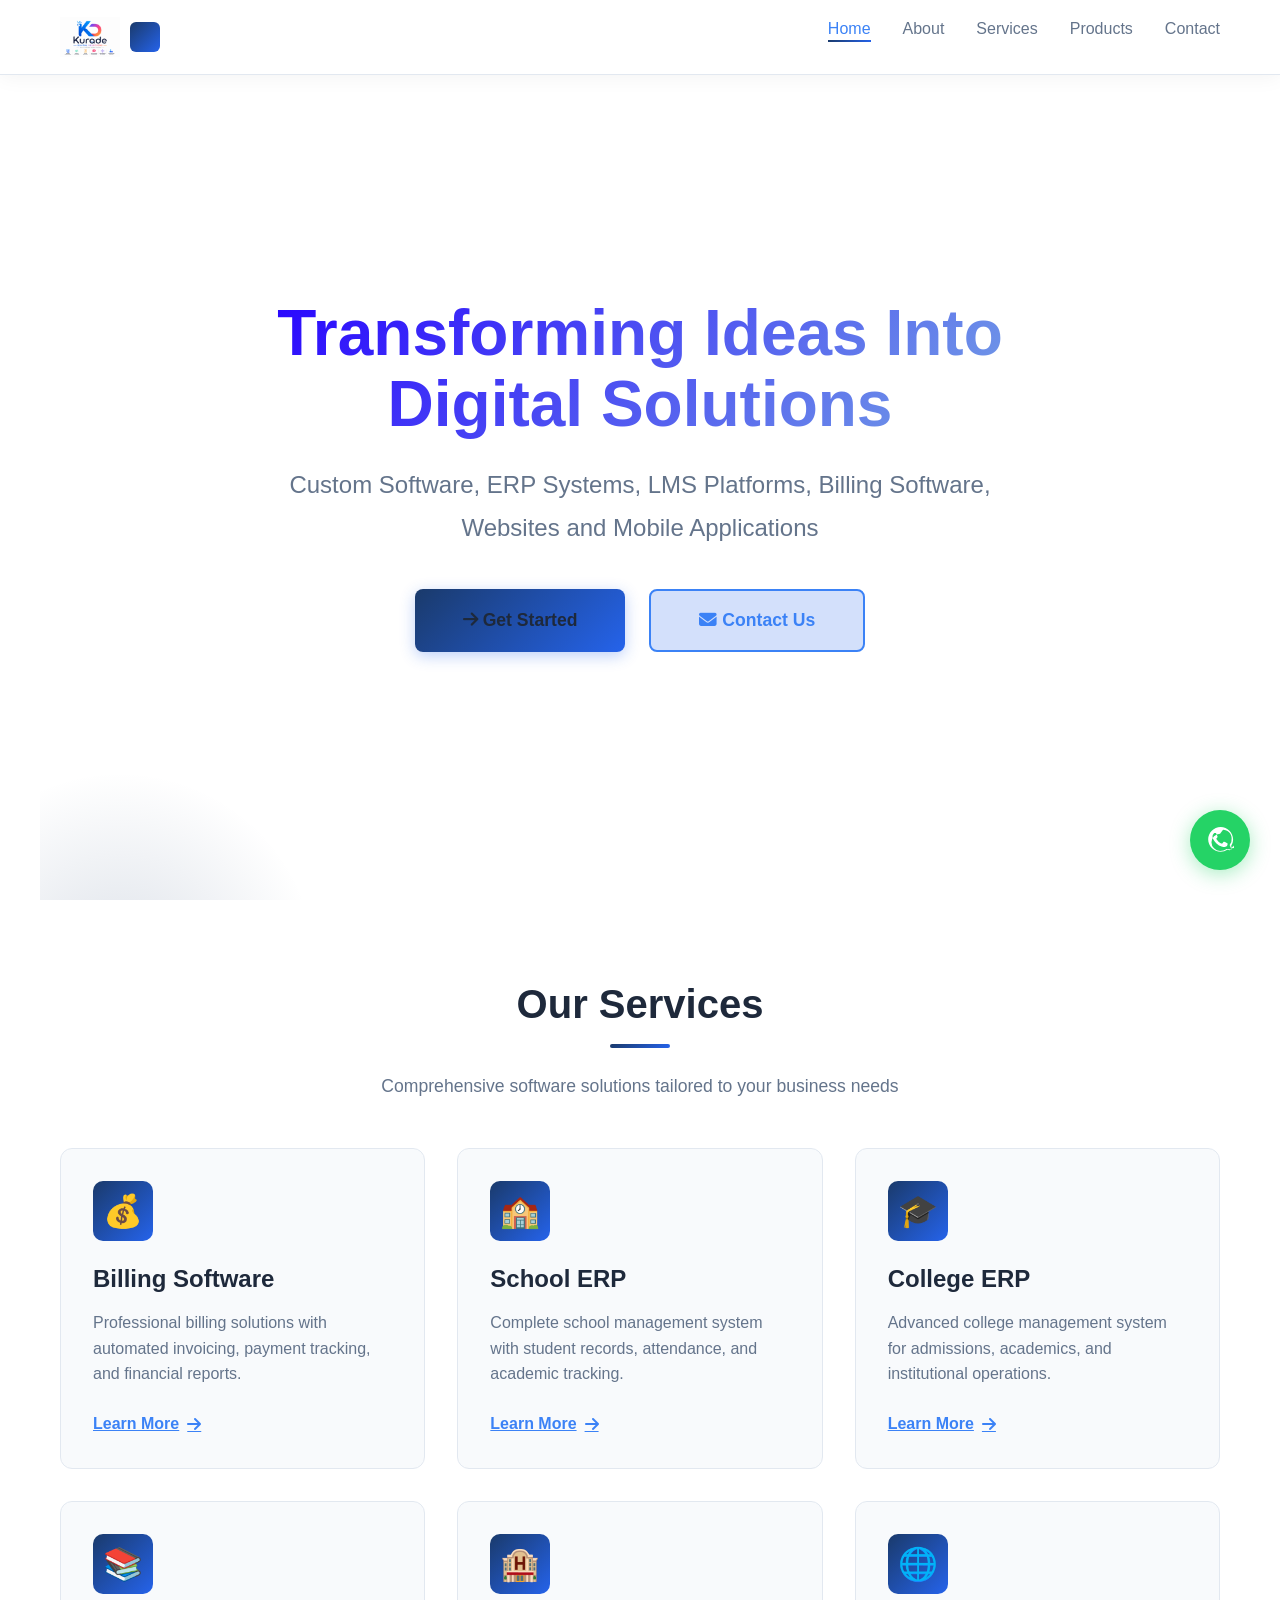
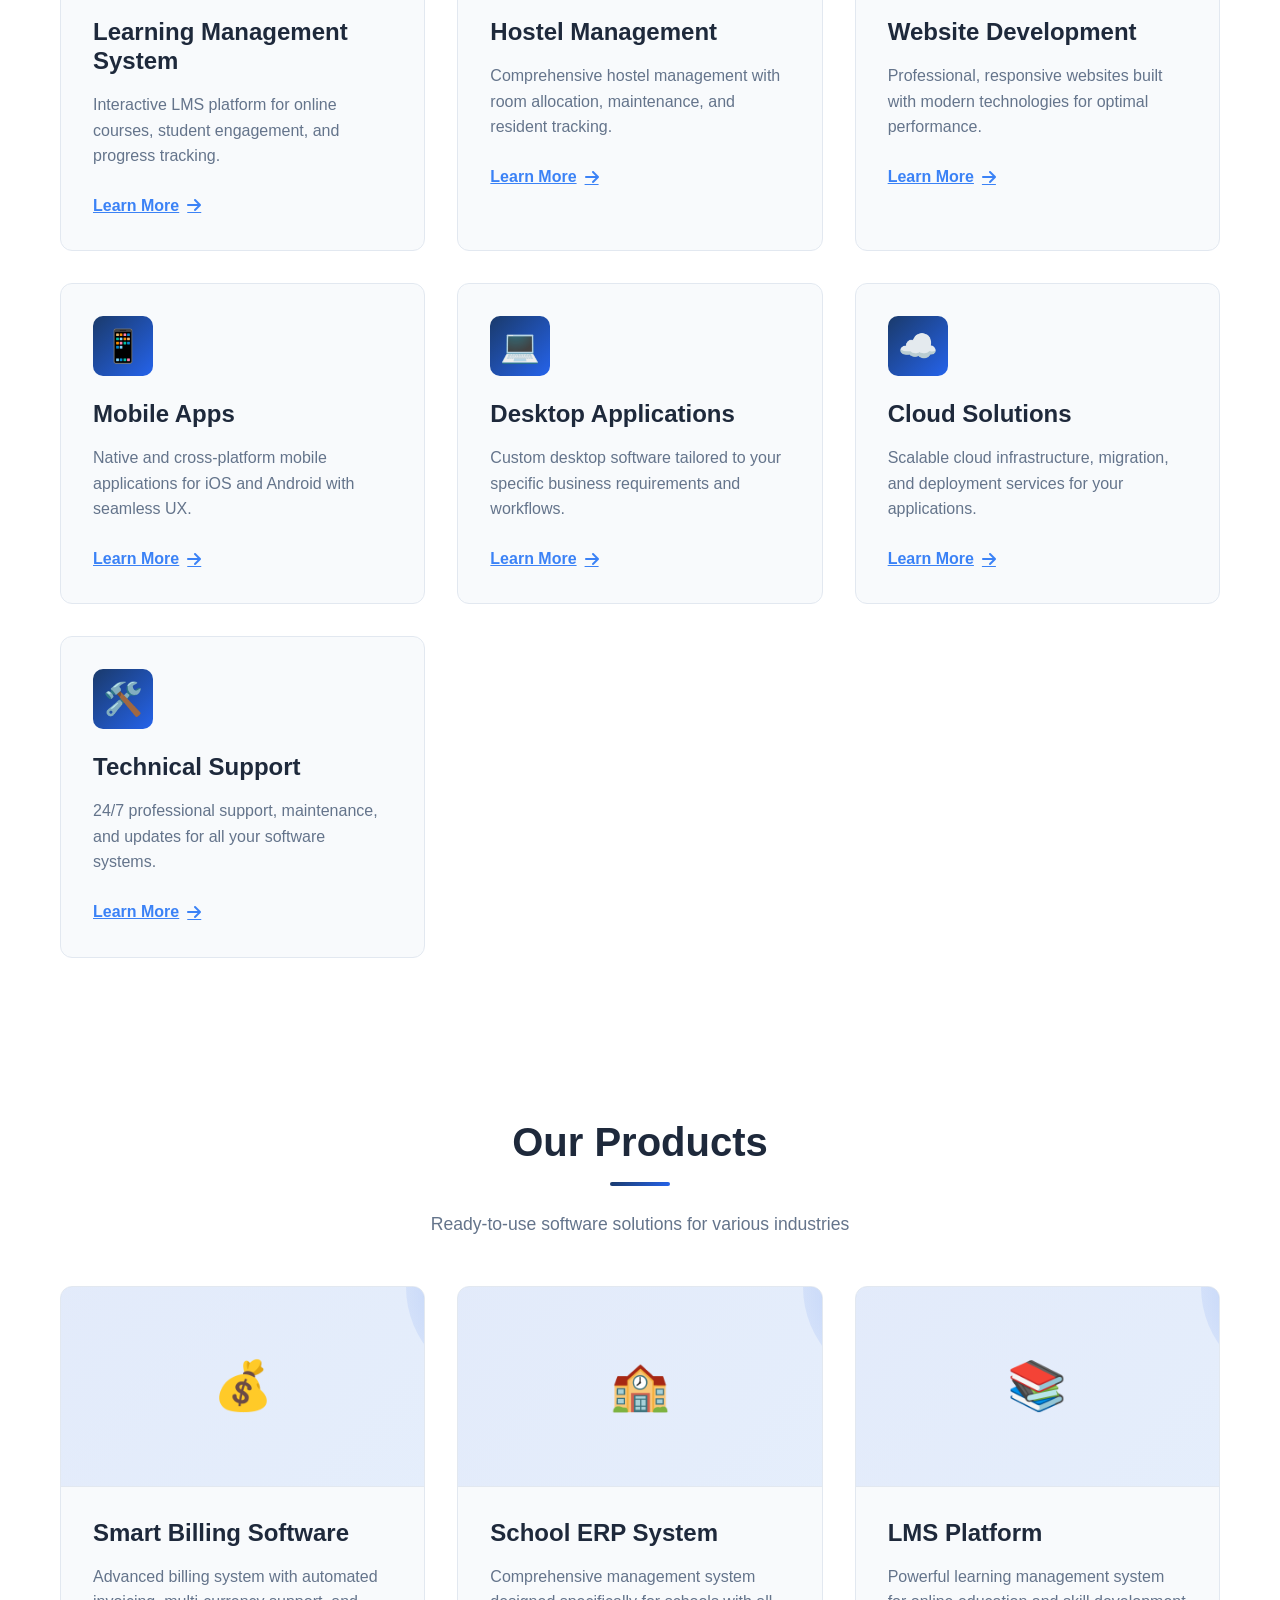
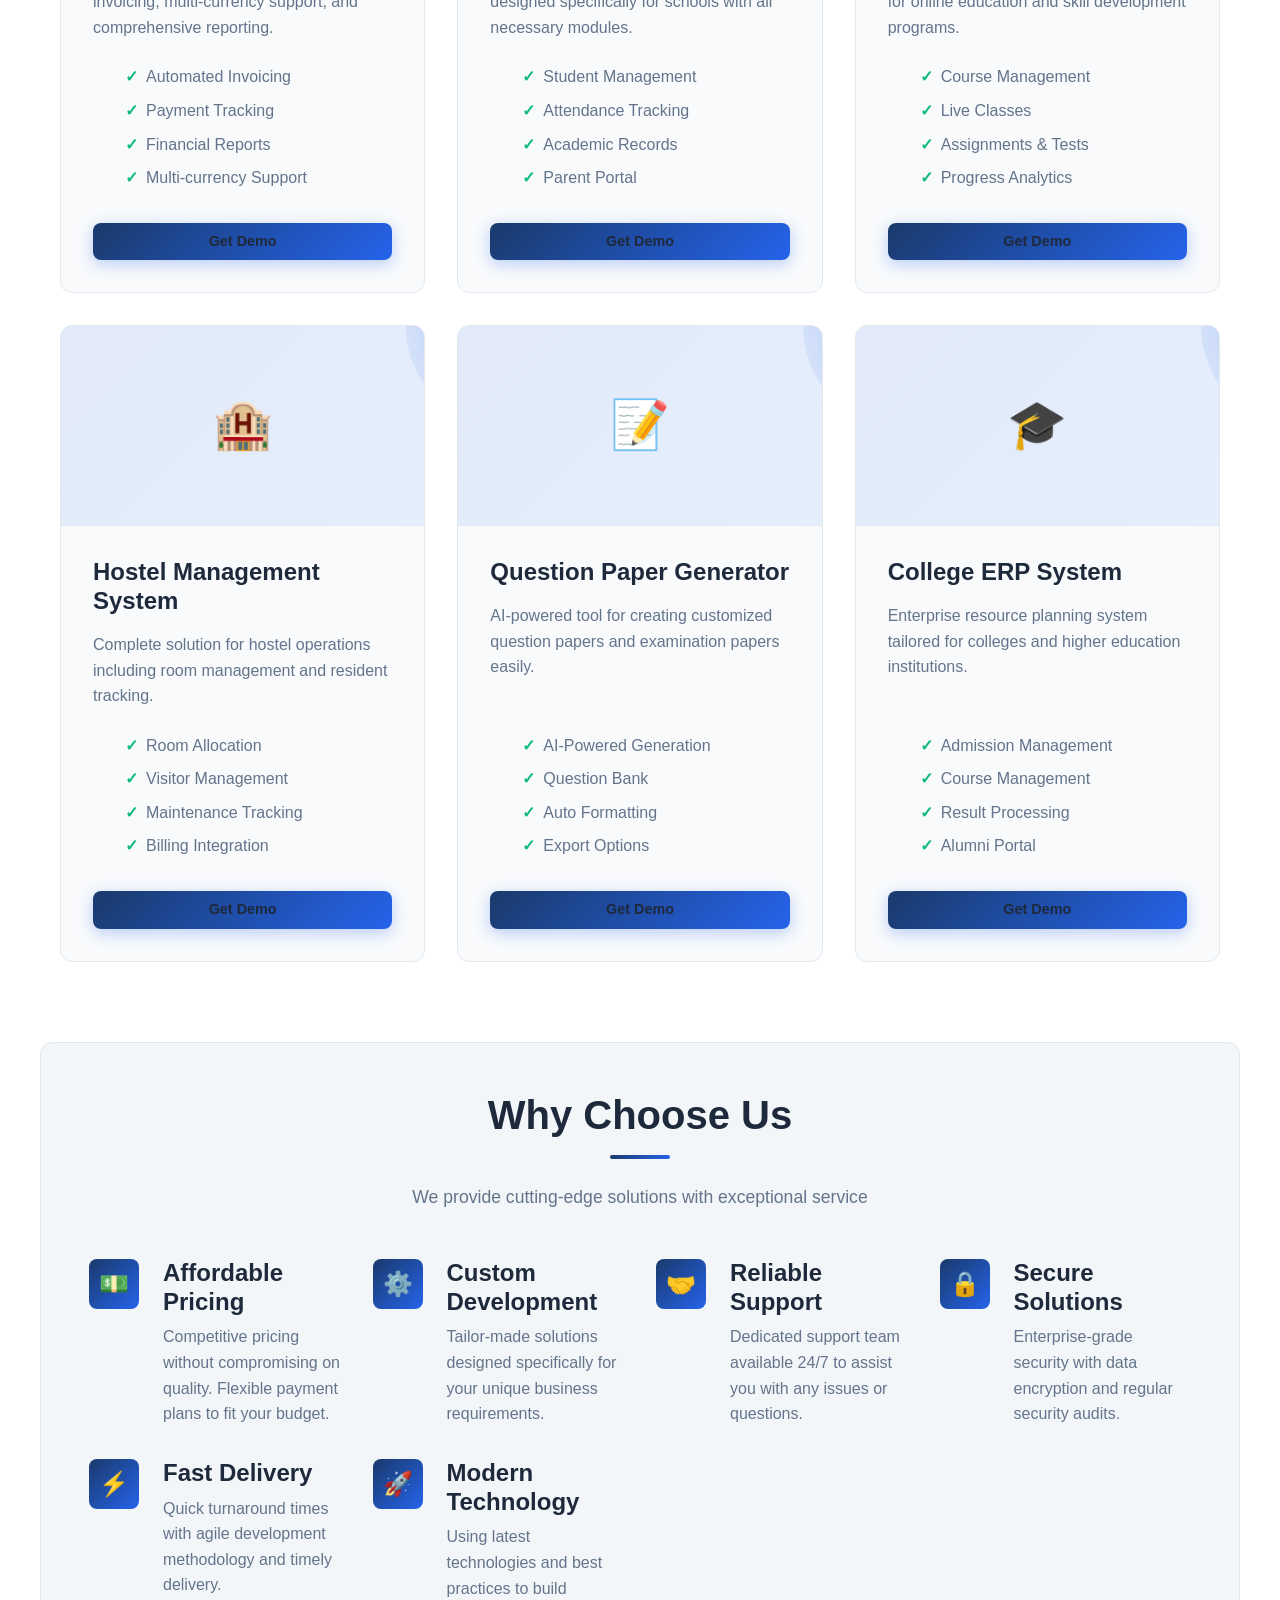
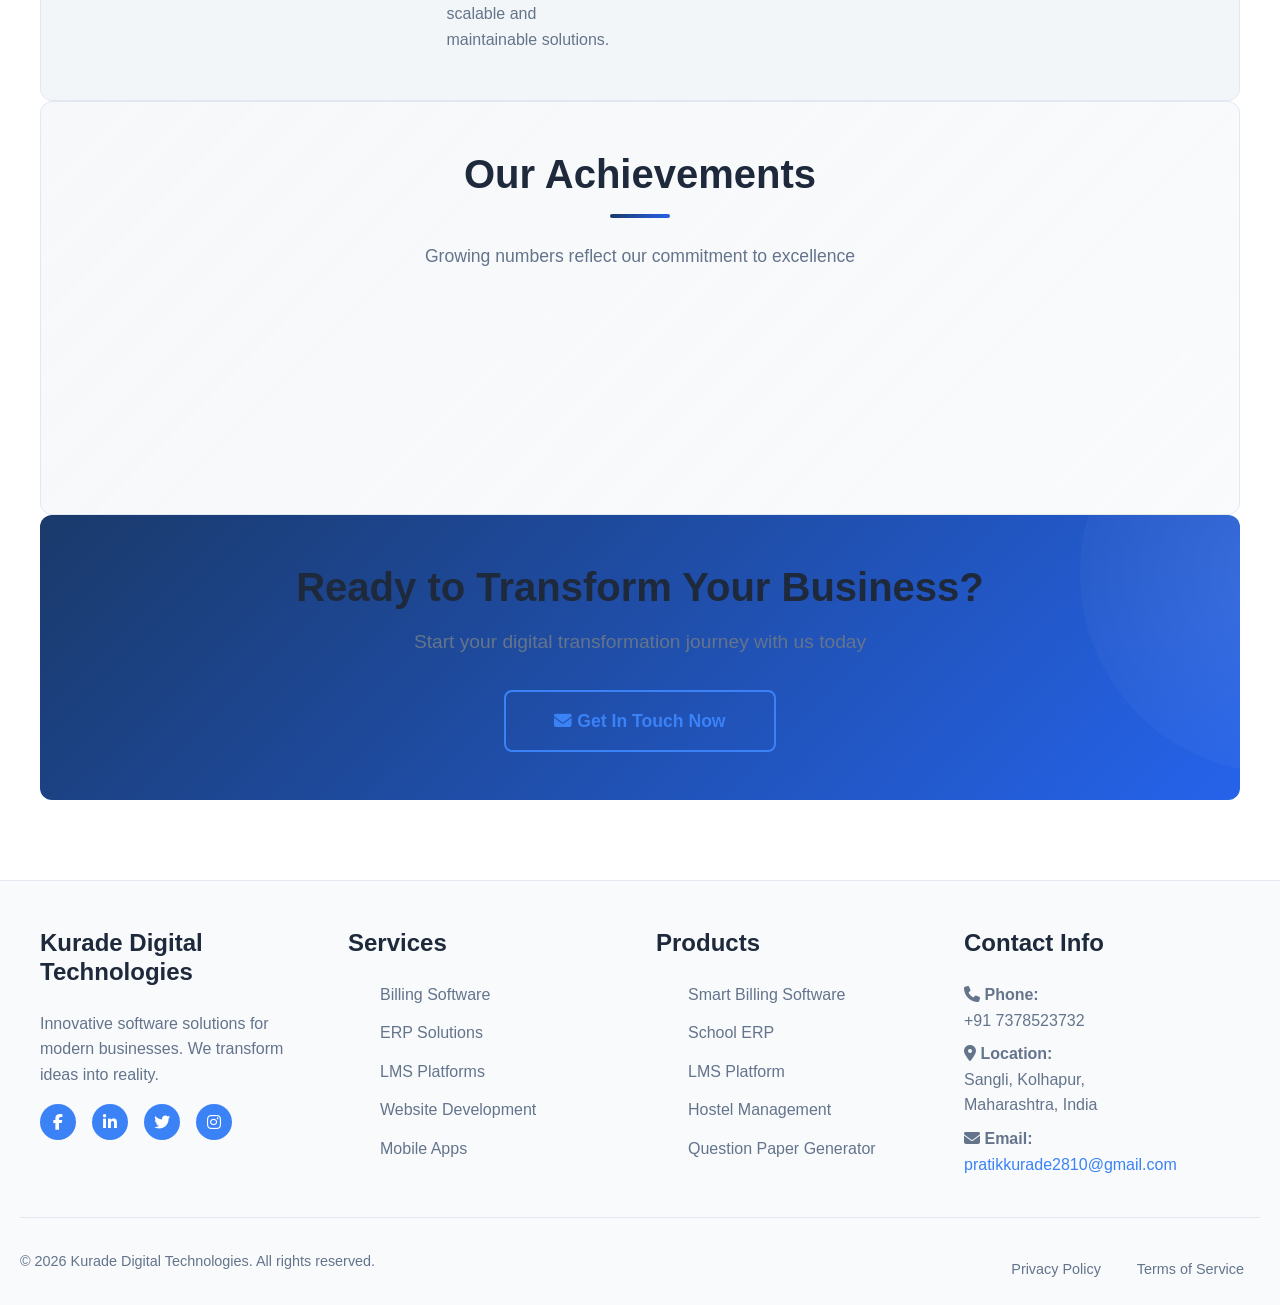
<file: index.html>
<!DOCTYPE html>
<html lang="en">
<head>
    <meta charset="UTF-8">
    <meta name="viewport" content="width=device-width, initial-scale=1.0">
    <meta name="description" content="Kurade Digital Technologies - Custom Software Development, ERP Systems, LMS Platforms, Billing Software, and Web/Mobile Applications">
    <meta name="keywords" content="software development, ERP, LMS, billing software, web development, mobile apps, Sangli, Kolhapur">
    <meta name="author" content="Kurade Digital Technologies">
    <meta property="og:title" content="Kurade Digital Technologies - Transforming Ideas Into Digital Solutions">
    <meta property="og:description" content="Custom Software, ERP Systems, LMS Platforms, Billing Software, Websites and Mobile Applications">
    <meta property="og:type" content="website">
    <meta property="og:url" content="https://www.kuradedigital.in">
    <meta name="theme-color" content="#1a3a6b">
    <meta name="mobile-web-app-capable" content="yes">
    <meta name="apple-mobile-web-app-capable" content="yes">
    <meta name="apple-mobile-web-app-status-bar-style" content="black-translucent">
    
    <title>Kurade Digital Technologies - Software Development Company</title>
    
    <!-- Bootstrap CSS -->
    <link href="https://cdnjs.cloudflare.com/ajax/libs/bootstrap/5.3.0/css/bootstrap.min.css" rel="stylesheet">
    <!-- Font Awesome for Icons -->
    <link href="https://cdnjs.cloudflare.com/ajax/libs/font-awesome/6.4.0/css/all.min.css" rel="stylesheet">
    <!-- Main CSS -->
    <link rel="stylesheet" href="style.css">
</head>
<body>

<!-- Loading Animation -->
<div class="loading">
    <div class="loading-spinner"></div>
</div>
<div class="loading-overlay"></div>

<!-- Navigation -->
<nav>
    <div class="navbar-container">
        <div class="logo">
            <img src="Logo.png" alt="Kurade Digital Logo" class="logo-img">
            <span class="logo-text">Kurade Digital</span>
        </div>
        <ul class="nav-links">
            <li><a href="index.html" class="active">Home</a></li>
            <li><a href="about.html">About</a></li>
            <li><a href="services.html">Services</a></li>
            <li><a href="products.html">Products</a></li>
            <li><a href="contact.html">Contact</a></li>
        </ul>
        <button class="nav-toggle" aria-label="Toggle Navigation">
            <span></span>
            <span></span>
            <span></span>
        </button>
    </div>
</nav>

<!-- Hero Section -->
<section class="hero">
    <div class="hero-content">
        <h1>Transforming Ideas Into Digital Solutions</h1>
        <p class="subtitle">Custom Software, ERP Systems, LMS Platforms, Billing Software, Websites and Mobile Applications</p>
        <div class="hero-buttons">
            <button class="btn btn-primary btn-lg" onclick="document.querySelector('#services').scrollIntoView({behavior: 'smooth'});">
                <i class="fas fa-arrow-right"></i> Get Started
            </button>
            <a href="contact.html" class="btn btn-secondary btn-lg">
                <i class="fas fa-envelope"></i> Contact Us
            </a>
        </div>
    </div>
</section>

<!-- Services Section -->
<section id="services" class="services">
    <div class="section-title">
        <h2>Our Services</h2>
        <div class="divider"></div>
        <p class="subtitle">Comprehensive software solutions tailored to your business needs</p>
    </div>
    <div class="services-grid">
        <div class="service-card scroll-reveal">
            <div class="service-icon">💰</div>
            <h3>Billing Software</h3>
            <p>Professional billing solutions with automated invoicing, payment tracking, and financial reports.</p>
            <a href="services.html#billing" class="btn-link">Learn More <i class="fas fa-arrow-right"></i></a>
        </div>
        <div class="service-card scroll-reveal">
            <div class="service-icon">🏫</div>
            <h3>School ERP</h3>
            <p>Complete school management system with student records, attendance, and academic tracking.</p>
            <a href="services.html#school-erp" class="btn-link">Learn More <i class="fas fa-arrow-right"></i></a>
        </div>
        <div class="service-card scroll-reveal">
            <div class="service-icon">🎓</div>
            <h3>College ERP</h3>
            <p>Advanced college management system for admissions, academics, and institutional operations.</p>
            <a href="services.html#college-erp" class="btn-link">Learn More <i class="fas fa-arrow-right"></i></a>
        </div>
        <div class="service-card scroll-reveal">
            <div class="service-icon">📚</div>
            <h3>Learning Management System</h3>
            <p>Interactive LMS platform for online courses, student engagement, and progress tracking.</p>
            <a href="services.html#lms" class="btn-link">Learn More <i class="fas fa-arrow-right"></i></a>
        </div>
        <div class="service-card scroll-reveal">
            <div class="service-icon">🏨</div>
            <h3>Hostel Management</h3>
            <p>Comprehensive hostel management with room allocation, maintenance, and resident tracking.</p>
            <a href="services.html#hostel" class="btn-link">Learn More <i class="fas fa-arrow-right"></i></a>
        </div>
        <div class="service-card scroll-reveal">
            <div class="service-icon">🌐</div>
            <h3>Website Development</h3>
            <p>Professional, responsive websites built with modern technologies for optimal performance.</p>
            <a href="services.html#web" class="btn-link">Learn More <i class="fas fa-arrow-right"></i></a>
        </div>
        <div class="service-card scroll-reveal">
            <div class="service-icon">📱</div>
            <h3>Mobile Apps</h3>
            <p>Native and cross-platform mobile applications for iOS and Android with seamless UX.</p>
            <a href="services.html#mobile" class="btn-link">Learn More <i class="fas fa-arrow-right"></i></a>
        </div>
        <div class="service-card scroll-reveal">
            <div class="service-icon">💻</div>
            <h3>Desktop Applications</h3>
            <p>Custom desktop software tailored to your specific business requirements and workflows.</p>
            <a href="services.html#desktop" class="btn-link">Learn More <i class="fas fa-arrow-right"></i></a>
        </div>
        <div class="service-card scroll-reveal">
            <div class="service-icon">☁️</div>
            <h3>Cloud Solutions</h3>
            <p>Scalable cloud infrastructure, migration, and deployment services for your applications.</p>
            <a href="services.html#cloud" class="btn-link">Learn More <i class="fas fa-arrow-right"></i></a>
        </div>
        <div class="service-card scroll-reveal">
            <div class="service-icon">🛠️</div>
            <h3>Technical Support</h3>
            <p>24/7 professional support, maintenance, and updates for all your software systems.</p>
            <a href="services.html#support" class="btn-link">Learn More <i class="fas fa-arrow-right"></i></a>
        </div>
    </div>
</section>

<!-- Products Section -->
<section class="products">
    <div class="section-title">
        <h2>Our Products</h2>
        <div class="divider"></div>
        <p class="subtitle">Ready-to-use software solutions for various industries</p>
    </div>
    <div class="products-grid">
        <div class="product-card scroll-reveal">
            <div class="product-image">💰</div>
            <div class="product-content">
                <h3>Smart Billing Software</h3>
                <p>Advanced billing system with automated invoicing, multi-currency support, and comprehensive reporting.</p>
                <ul class="product-features">
                    <li>Automated Invoicing</li>
                    <li>Payment Tracking</li>
                    <li>Financial Reports</li>
                    <li>Multi-currency Support</li>
                </ul>
                <a href="contact.html" class="btn btn-primary btn-sm">Get Demo</a>
            </div>
        </div>
        <div class="product-card scroll-reveal">
            <div class="product-image">🏫</div>
            <div class="product-content">
                <h3>School ERP System</h3>
                <p>Comprehensive management system designed specifically for schools with all necessary modules.</p>
                <ul class="product-features">
                    <li>Student Management</li>
                    <li>Attendance Tracking</li>
                    <li>Academic Records</li>
                    <li>Parent Portal</li>
                </ul>
                <a href="contact.html" class="btn btn-primary btn-sm">Get Demo</a>
            </div>
        </div>
        <div class="product-card scroll-reveal">
            <div class="product-image">📚</div>
            <div class="product-content">
                <h3>LMS Platform</h3>
                <p>Powerful learning management system for online education and skill development programs.</p>
                <ul class="product-features">
                    <li>Course Management</li>
                    <li>Live Classes</li>
                    <li>Assignments & Tests</li>
                    <li>Progress Analytics</li>
                </ul>
                <a href="contact.html" class="btn btn-primary btn-sm">Get Demo</a>
            </div>
        </div>
        <div class="product-card scroll-reveal">
            <div class="product-image">🏨</div>
            <div class="product-content">
                <h3>Hostel Management System</h3>
                <p>Complete solution for hostel operations including room management and resident tracking.</p>
                <ul class="product-features">
                    <li>Room Allocation</li>
                    <li>Visitor Management</li>
                    <li>Maintenance Tracking</li>
                    <li>Billing Integration</li>
                </ul>
                <a href="contact.html" class="btn btn-primary btn-sm">Get Demo</a>
            </div>
        </div>
        <div class="product-card scroll-reveal">
            <div class="product-image">📝</div>
            <div class="product-content">
                <h3>Question Paper Generator</h3>
                <p>AI-powered tool for creating customized question papers and examination papers easily.</p>
                <ul class="product-features">
                    <li>AI-Powered Generation</li>
                    <li>Question Bank</li>
                    <li>Auto Formatting</li>
                    <li>Export Options</li>
                </ul>
                <a href="contact.html" class="btn btn-primary btn-sm">Get Demo</a>
            </div>
        </div>
        <div class="product-card scroll-reveal">
            <div class="product-image">🎓</div>
            <div class="product-content">
                <h3>College ERP System</h3>
                <p>Enterprise resource planning system tailored for colleges and higher education institutions.</p>
                <ul class="product-features">
                    <li>Admission Management</li>
                    <li>Course Management</li>
                    <li>Result Processing</li>
                    <li>Alumni Portal</li>
                </ul>
                <a href="contact.html" class="btn btn-primary btn-sm">Get Demo</a>
            </div>
        </div>
    </div>
</section>

<!-- Why Choose Us Section -->
<section class="why-choose-us">
    <div class="section-title">
        <h2>Why Choose Us</h2>
        <div class="divider"></div>
        <p class="subtitle">We provide cutting-edge solutions with exceptional service</p>
    </div>
    <div class="features-grid">
        <div class="feature-item scroll-reveal">
            <div class="feature-icon">💵</div>
            <div class="feature-content">
                <h4>Affordable Pricing</h4>
                <p>Competitive pricing without compromising on quality. Flexible payment plans to fit your budget.</p>
            </div>
        </div>
        <div class="feature-item scroll-reveal">
            <div class="feature-icon">⚙️</div>
            <div class="feature-content">
                <h4>Custom Development</h4>
                <p>Tailor-made solutions designed specifically for your unique business requirements.</p>
            </div>
        </div>
        <div class="feature-item scroll-reveal">
            <div class="feature-icon">🤝</div>
            <div class="feature-content">
                <h4>Reliable Support</h4>
                <p>Dedicated support team available 24/7 to assist you with any issues or questions.</p>
            </div>
        </div>
        <div class="feature-item scroll-reveal">
            <div class="feature-icon">🔒</div>
            <div class="feature-content">
                <h4>Secure Solutions</h4>
                <p>Enterprise-grade security with data encryption and regular security audits.</p>
            </div>
        </div>
        <div class="feature-item scroll-reveal">
            <div class="feature-icon">⚡</div>
            <div class="feature-content">
                <h4>Fast Delivery</h4>
                <p>Quick turnaround times with agile development methodology and timely delivery.</p>
            </div>
        </div>
        <div class="feature-item scroll-reveal">
            <div class="feature-icon">🚀</div>
            <div class="feature-content">
                <h4>Modern Technology</h4>
                <p>Using latest technologies and best practices to build scalable and maintainable solutions.</p>
            </div>
        </div>
    </div>
</section>

<!-- Statistics Section -->
<section class="statistics scroll-reveal">
    <div class="section-title">
        <h2>Our Achievements</h2>
        <div class="divider"></div>
        <p class="subtitle">Growing numbers reflect our commitment to excellence</p>
    </div>
    <div class="stats-grid">
        <div class="stat-item">
            <div class="stat-number" data-target="150">0</div>
            <div class="stat-label">Projects Completed</div>
        </div>
        <div class="stat-item">
            <div class="stat-number" data-target="120">0</div>
            <div class="stat-label">Happy Clients</div>
        </div>
        <div class="stat-item">
            <div class="stat-number" data-target="8">0</div>
            <div class="stat-label">Software Products</div>
        </div>
        <div class="stat-item">
            <div class="stat-number" data-target="24">0</div>
            <div class="stat-label">Support (Hours/7)</div>
        </div>
    </div>
</section>

<!-- Call To Action Section -->
<section class="cta scroll-reveal">
    <h2>Ready to Transform Your Business?</h2>
    <p>Start your digital transformation journey with us today</p>
    <a href="contact.html" class="btn btn-outline btn-lg">
        <i class="fas fa-envelope"></i> Get In Touch Now
    </a>
</section>

<!-- Footer -->
<footer>
    <div class="footer-content">
        <div class="footer-section">
            <h4>Kurade Digital Technologies</h4>
            <p>Innovative software solutions for modern businesses. We transform ideas into reality.</p>
            <div style="display: flex; gap: 1rem; margin-top: 1rem;">
                <a href="#" title="Facebook" style="width: 36px; height: 36px; background: var(--accent-color); border-radius: 50%; display: flex; align-items: center; justify-content: center; color: white;">
                    <i class="fab fa-facebook-f"></i>
                </a>
                <a href="#" title="LinkedIn" style="width: 36px; height: 36px; background: var(--accent-color); border-radius: 50%; display: flex; align-items: center; justify-content: center; color: white;">
                    <i class="fab fa-linkedin-in"></i>
                </a>
                <a href="#" title="Twitter" style="width: 36px; height: 36px; background: var(--accent-color); border-radius: 50%; display: flex; align-items: center; justify-content: center; color: white;">
                    <i class="fab fa-twitter"></i>
                </a>
                <a href="#" title="Instagram" style="width: 36px; height: 36px; background: var(--accent-color); border-radius: 50%; display: flex; align-items: center; justify-content: center; color: white;">
                    <i class="fab fa-instagram"></i>
                </a>
            </div>
        </div>
        <div class="footer-section">
            <h4>Services</h4>
            <ul>
                <li><a href="services.html#billing">Billing Software</a></li>
                <li><a href="services.html#erp">ERP Solutions</a></li>
                <li><a href="services.html#lms">LMS Platforms</a></li>
                <li><a href="services.html#web">Website Development</a></li>
                <li><a href="services.html#mobile">Mobile Apps</a></li>
            </ul>
        </div>
        <div class="footer-section">
            <h4>Products</h4>
            <ul>
                <li><a href="products.html">Smart Billing Software</a></li>
                <li><a href="products.html">School ERP</a></li>
                <li><a href="products.html">LMS Platform</a></li>
                <li><a href="products.html">Hostel Management</a></li>
                <li><a href="products.html">Question Paper Generator</a></li>
            </ul>
        </div>
        <div class="footer-section">
            <h4>Contact Info</h4>
            <p>
                <i class="fas fa-phone"></i> <strong>Phone:</strong><br>
                +91 7378523732
            </p>
            <p>
                <i class="fas fa-map-marker-alt"></i> <strong>Location:</strong><br>
                Sangli, Kolhapur,<br>
                Maharashtra, India
            </p>
            <p>
                <i class="fas fa-envelope"></i> <strong>Email:</strong><br>
                <a href="mailto:pratikkurade2810@gmail.com">pratikkurade2810@gmail.com</a>
            </p>
        </div>
    </div>
    <div class="footer-divider">
        <p>&copy; 2026 Kurade Digital Technologies. All rights reserved.</p>
        <div>
            <a href="#" style="margin: 0 1rem; color: var(--text-secondary);">Privacy Policy</a>
            <a href="#" style="margin: 0 1rem; color: var(--text-secondary);">Terms of Service</a>
        </div>
    </div>
</footer>

<!-- WhatsApp Floating Button -->
<div class="whatsapp-float" title="Chat on WhatsApp">
    <svg xmlns="http://www.w3.org/2000/svg" viewBox="0 0 24 24">
        <path d="M17.472 14.382c-.297-.149-1.758-.867-2.03-.967-.273-.099-.471-.148-.67.15-.197.297-.767.966-.94 1.164-.173.199-.347.223-.644.075-.297-.15-1.255-.463-2.39-1.475-.883-.788-1.48-1.761-1.653-2.059-.173-.297-.018-.458.13-.606.134-.133.298-.347.446-.52.149-.174.198-.298.298-.497.099-.198.05-.371-.025-.52-.075-.149-.669-1.612-.916-2.207-.242-.579-.487-.5-.67-.51-.173-.008-.371-.01-.57-.01-.198 0-.52.074-.792.372-.272.297-1.04 1.016-1.04 2.479 0 1.462 1.065 2.875 1.213 3.074.149.198 2.096 3.2 5.076 4.487.709.306 1.262.489 1.694.625.712.227 1.36.195 1.871.118.571-.085 1.758-.719 2.006-1.413.248-.694.248-1.289.173-1.413-.074-.124-.272-.198-.57-.347m-5.421-7.403h-.004a6.963 6.963 0 00-6.869 6.875 6.961 6.961 0 006.875 6.868h.004c1.902 0 3.718-.55 5.258-1.594l.036-.023 3.861.586-1.514-3.738.024-.038a6.963 6.963 0 001.594-5.235c0-3.792-3.083-6.875-6.875-6.875m5.423 16.309l-1.925-.29-.068.043a9.958 9.958 0 01-5.359 1.599c-5.487 0-9.975-4.488-9.975-9.975 0-5.487 4.488-9.975 9.975-9.975 5.487 0 9.975 4.488 9.975 9.975 0 1.862-.52 3.66-1.511 5.169l.042.068.289 1.925 1.925-.288-.288-1.925z"/>
    </svg>
</div>

<!-- Bootstrap JS -->
<script src="https://cdnjs.cloudflare.com/ajax/libs/bootstrap/5.3.0/js/bootstrap.bundle.min.js"></script>
<!-- Main JS -->
<script src="script.js"></script>

</body>
</html>
</file>
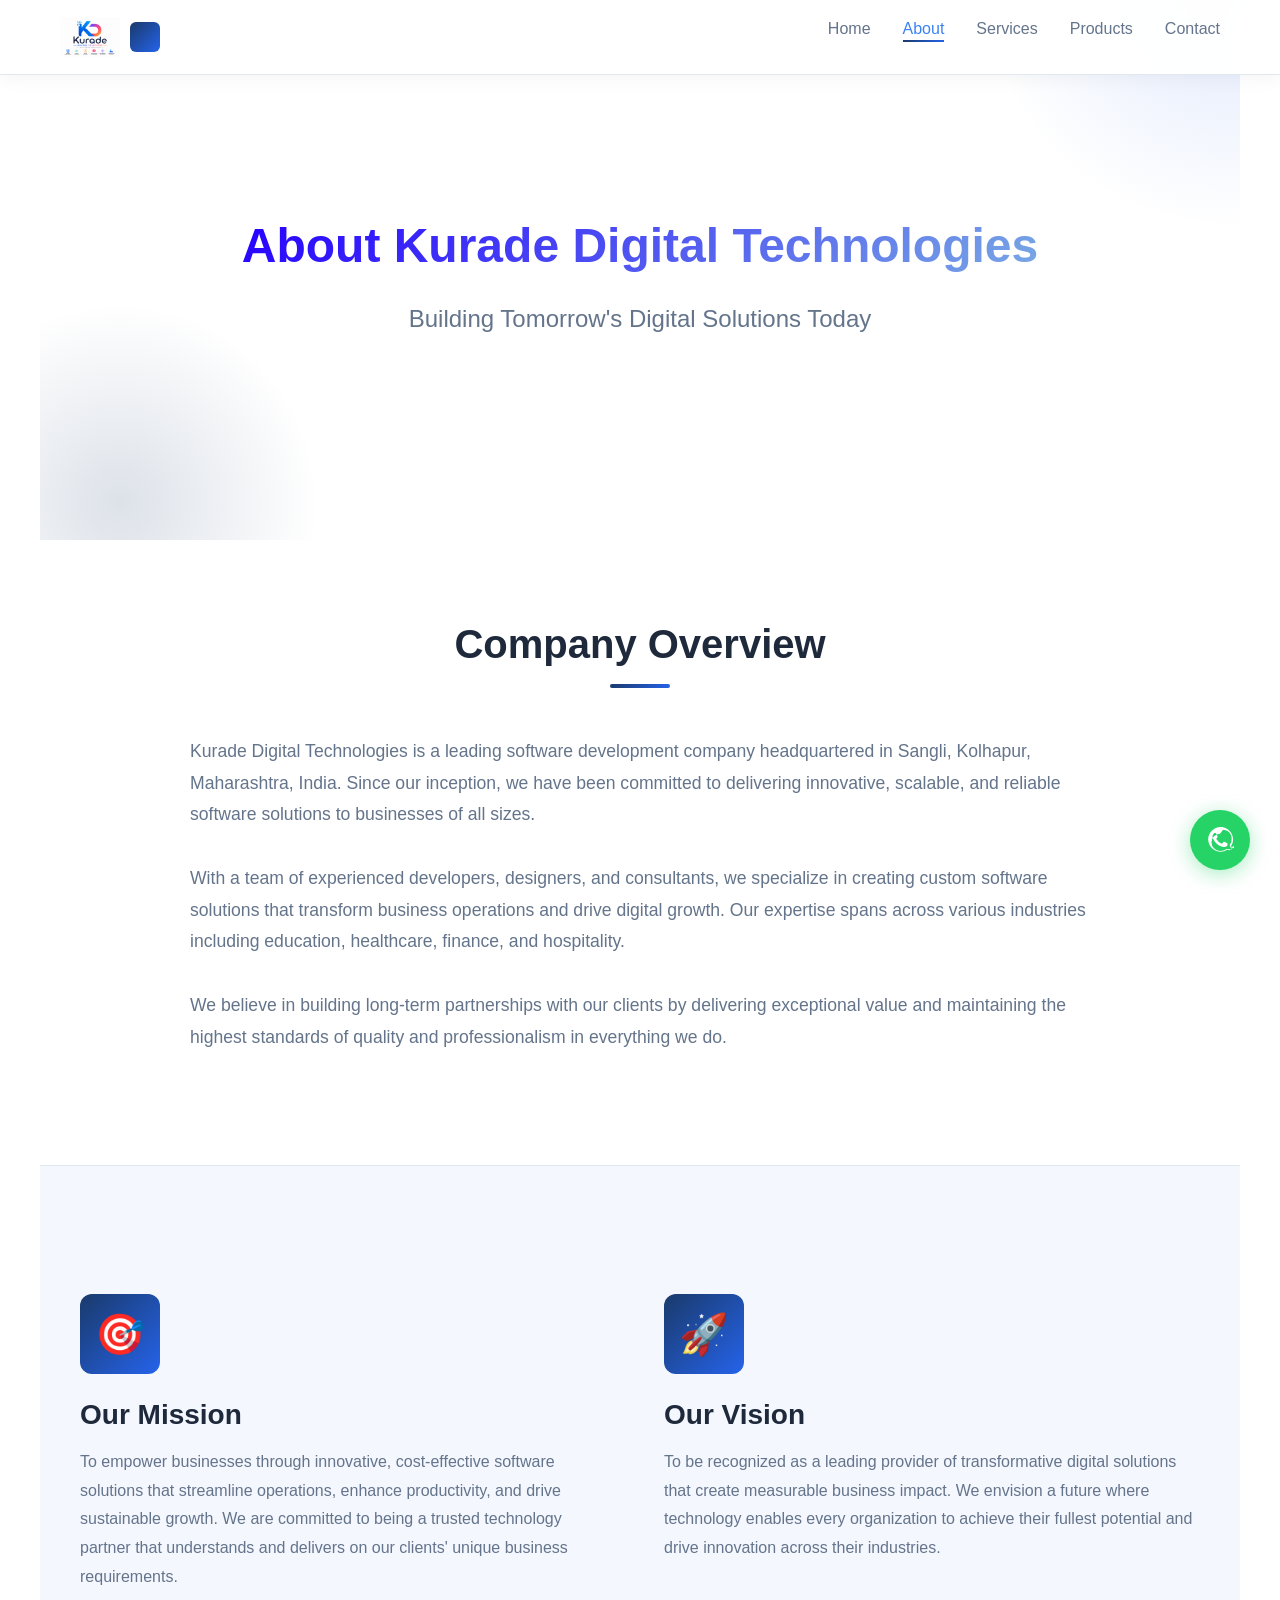
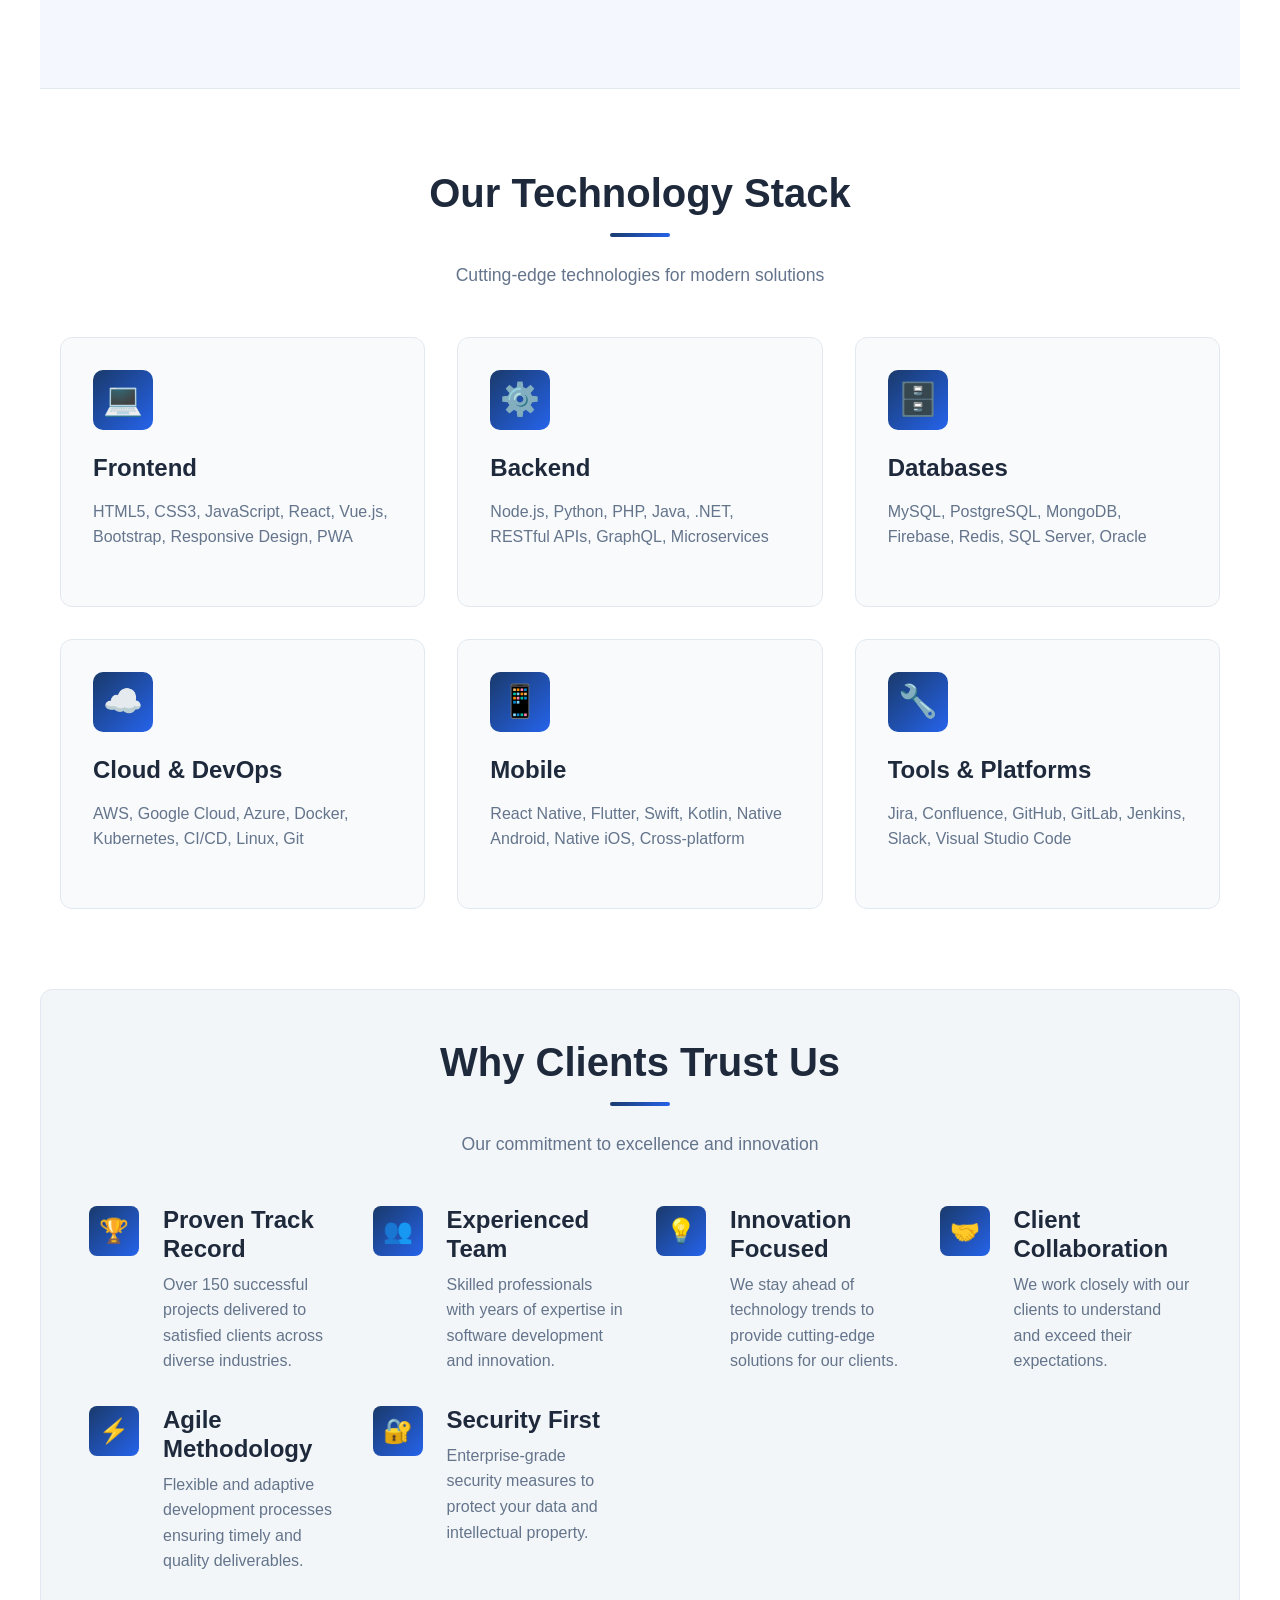
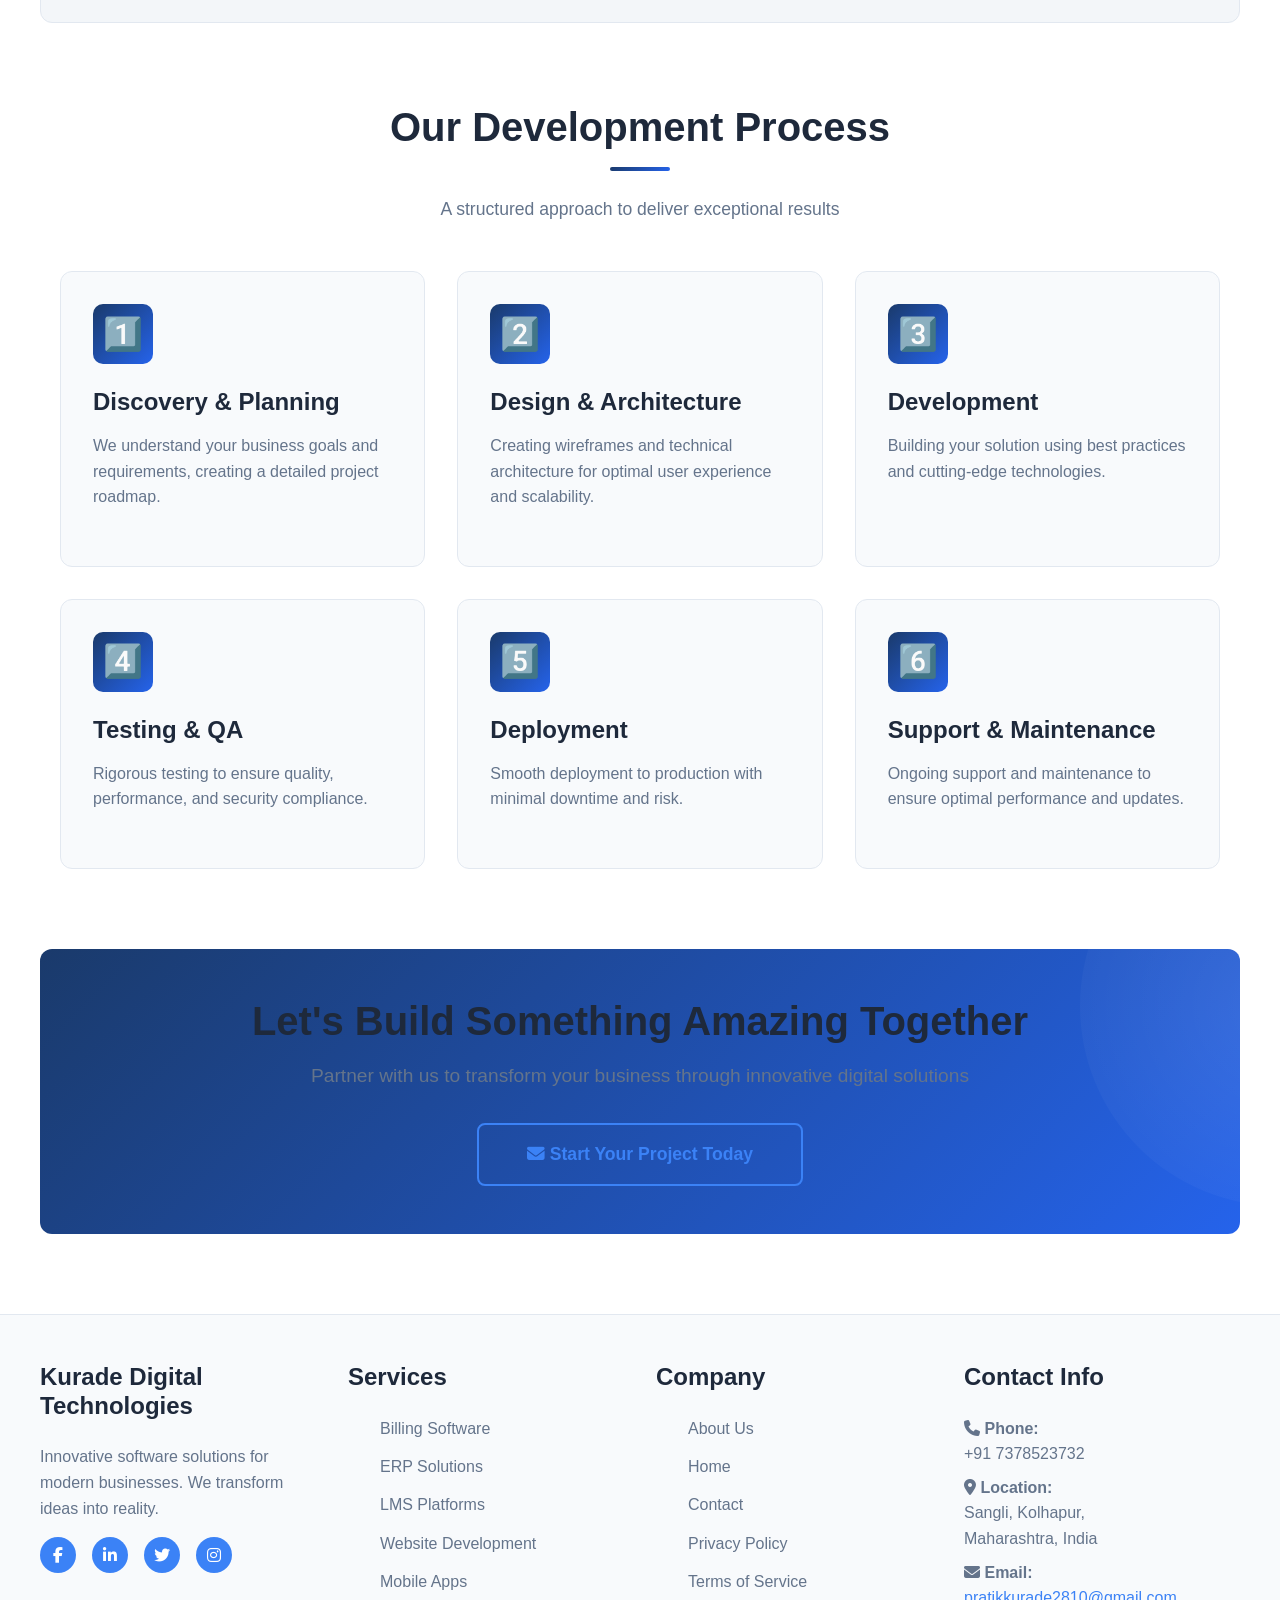
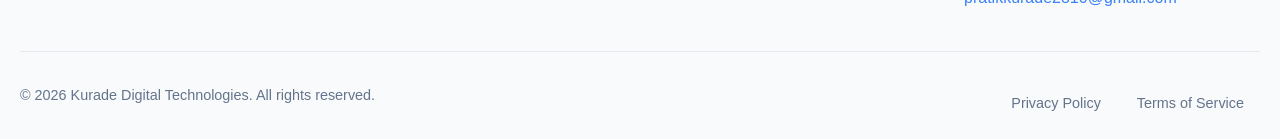
<file: about.html>
<!DOCTYPE html>
<html lang="en">
<head>
    <meta charset="UTF-8">
    <meta name="viewport" content="width=device-width, initial-scale=1.0">
    <meta name="description" content="About Kurade Digital Technologies - Our mission, vision, and commitment to digital excellence">
    <meta name="keywords" content="about, company, mission, vision, software development">
    <meta property="og:title" content="About Kurade Digital Technologies">
    <meta property="og:description" content="Learn about our mission to transform businesses through innovative digital solutions">
    <meta property="og:type" content="website">
    
    <title>About Us - Kurade Digital Technologies</title>
    
    <link href="https://cdnjs.cloudflare.com/ajax/libs/bootstrap/5.3.0/css/bootstrap.min.css" rel="stylesheet">
    <link href="https://cdnjs.cloudflare.com/ajax/libs/font-awesome/6.4.0/css/all.min.css" rel="stylesheet">
    <link rel="stylesheet" href="style.css">
</head>
<body>

<!-- Loading Animation -->
<div class="loading">
    <div class="loading-spinner"></div>
</div>
<div class="loading-overlay"></div>

<!-- Navigation -->
<nav>
    <div class="navbar-container">
        <div class="logo">
            <img src="Logo.png" alt="Kurade Digital Logo" class="logo-img">
            <span class="logo-text">Kurade Digital</span>
        </div>
        <ul class="nav-links">
            <li><a href="index.html">Home</a></li>
            <li><a href="about.html" class="active">About</a></li>
            <li><a href="services.html">Services</a></li>
            <li><a href="products.html">Products</a></li>
            <li><a href="contact.html">Contact</a></li>
        </ul>
        <button class="nav-toggle" aria-label="Toggle Navigation">
            <span></span>
            <span></span>
            <span></span>
        </button>
    </div>
</nav>

<!-- Hero Section -->
<section class="hero" style="min-height: 60vh; padding: 100px 20px 40px;">
    <div class="hero-content">
        <h1 style="font-size: 3rem;">About Kurade Digital Technologies</h1>
        <p class="subtitle">Building Tomorrow's Digital Solutions Today</p>
    </div>
</section>

<!-- Company Overview -->
<section class="services">
    <div class="section-title">
        <h2>Company Overview</h2>
        <div class="divider"></div>
    </div>
    <div style="max-width: 900px; margin: 0 auto;">
        <p style="font-size: 1.1rem; line-height: 1.8; margin-bottom: 2rem;">
            Kurade Digital Technologies is a leading software development company headquartered in Sangli, Kolhapur, Maharashtra, India. 
            Since our inception, we have been committed to delivering innovative, scalable, and reliable software solutions to businesses of all sizes.
        </p>
        <p style="font-size: 1.1rem; line-height: 1.8; margin-bottom: 2rem;">
            With a team of experienced developers, designers, and consultants, we specialize in creating custom software solutions that 
            transform business operations and drive digital growth. Our expertise spans across various industries including education, 
            healthcare, finance, and hospitality.
        </p>
        <p style="font-size: 1.1rem; line-height: 1.8; margin-bottom: 2rem;">
            We believe in building long-term partnerships with our clients by delivering exceptional value and maintaining the highest 
            standards of quality and professionalism in everything we do.
        </p>
    </div>
</section>

<!-- Mission & Vision -->
<section style="padding: 80px 20px; background: rgba(37, 99, 235, 0.05); border-top: 1px solid var(--border-color); border-bottom: 1px solid var(--border-color);">
    <div class="container">
        <div style="display: grid; grid-template-columns: repeat(auto-fit, minmax(400px, 1fr)); gap: 3rem; margin-top: 3rem;">
            <div class="scroll-reveal">
                <div style="width: 80px; height: 80px; background: var(--gradient-primary); border-radius: 12px; display: flex; align-items: center; justify-content: center; font-size: 2.5rem; margin-bottom: 1.5rem;">
                    🎯
                </div>
                <h3>Our Mission</h3>
                <p style="color: var(--text-secondary); line-height: 1.8;">
                    To empower businesses through innovative, cost-effective software solutions that streamline operations, 
                    enhance productivity, and drive sustainable growth. We are committed to being a trusted technology partner 
                    that understands and delivers on our clients' unique business requirements.
                </p>
            </div>
            <div class="scroll-reveal">
                <div style="width: 80px; height: 80px; background: var(--gradient-primary); border-radius: 12px; display: flex; align-items: center; justify-content: center; font-size: 2.5rem; margin-bottom: 1.5rem;">
                    🚀
                </div>
                <h3>Our Vision</h3>
                <p style="color: var(--text-secondary); line-height: 1.8;">
                    To be recognized as a leading provider of transformative digital solutions that create measurable 
                    business impact. We envision a future where technology enables every organization to achieve their 
                    fullest potential and drive innovation across their industries.
                </p>
            </div>
        </div>
    </div>
</section>

<!-- Technology Stack -->
<section class="services">
    <div class="section-title">
        <h2>Our Technology Stack</h2>
        <div class="divider"></div>
        <p class="subtitle">Cutting-edge technologies for modern solutions</p>
    </div>
    <div class="services-grid">
        <div class="service-card scroll-reveal">
            <div class="service-icon">💻</div>
            <h3>Frontend</h3>
            <p>HTML5, CSS3, JavaScript, React, Vue.js, Bootstrap, Responsive Design, PWA</p>
        </div>
        <div class="service-card scroll-reveal">
            <div class="service-icon">⚙️</div>
            <h3>Backend</h3>
            <p>Node.js, Python, PHP, Java, .NET, RESTful APIs, GraphQL, Microservices</p>
        </div>
        <div class="service-card scroll-reveal">
            <div class="service-icon">🗄️</div>
            <h3>Databases</h3>
            <p>MySQL, PostgreSQL, MongoDB, Firebase, Redis, SQL Server, Oracle</p>
        </div>
        <div class="service-card scroll-reveal">
            <div class="service-icon">☁️</div>
            <h3>Cloud & DevOps</h3>
            <p>AWS, Google Cloud, Azure, Docker, Kubernetes, CI/CD, Linux, Git</p>
        </div>
        <div class="service-card scroll-reveal">
            <div class="service-icon">📱</div>
            <h3>Mobile</h3>
            <p>React Native, Flutter, Swift, Kotlin, Native Android, Native iOS, Cross-platform</p>
        </div>
        <div class="service-card scroll-reveal">
            <div class="service-icon">🔧</div>
            <h3>Tools & Platforms</h3>
            <p>Jira, Confluence, GitHub, GitLab, Jenkins, Slack, Visual Studio Code</p>
        </div>
    </div>
</section>

<!-- Why Clients Trust Us -->
<section class="why-choose-us">
    <div class="section-title">
        <h2>Why Clients Trust Us</h2>
        <div class="divider"></div>
        <p class="subtitle">Our commitment to excellence and innovation</p>
    </div>
    <div class="features-grid">
        <div class="feature-item scroll-reveal">
            <div class="feature-icon">🏆</div>
            <div class="feature-content">
                <h4>Proven Track Record</h4>
                <p>Over 150 successful projects delivered to satisfied clients across diverse industries.</p>
            </div>
        </div>
        <div class="feature-item scroll-reveal">
            <div class="feature-icon">👥</div>
            <div class="feature-content">
                <h4>Experienced Team</h4>
                <p>Skilled professionals with years of expertise in software development and innovation.</p>
            </div>
        </div>
        <div class="feature-item scroll-reveal">
            <div class="feature-icon">💡</div>
            <div class="feature-content">
                <h4>Innovation Focused</h4>
                <p>We stay ahead of technology trends to provide cutting-edge solutions for our clients.</p>
            </div>
        </div>
        <div class="feature-item scroll-reveal">
            <div class="feature-icon">🤝</div>
            <div class="feature-content">
                <h4>Client Collaboration</h4>
                <p>We work closely with our clients to understand and exceed their expectations.</p>
            </div>
        </div>
        <div class="feature-item scroll-reveal">
            <div class="feature-icon">⚡</div>
            <div class="feature-content">
                <h4>Agile Methodology</h4>
                <p>Flexible and adaptive development processes ensuring timely and quality deliverables.</p>
            </div>
        </div>
        <div class="feature-item scroll-reveal">
            <div class="feature-icon">🔐</div>
            <div class="feature-content">
                <h4>Security First</h4>
                <p>Enterprise-grade security measures to protect your data and intellectual property.</p>
            </div>
        </div>
    </div>
</section>

<!-- Our Process -->
<section class="services">
    <div class="section-title">
        <h2>Our Development Process</h2>
        <div class="divider"></div>
        <p class="subtitle">A structured approach to deliver exceptional results</p>
    </div>
    <div class="services-grid">
        <div class="service-card scroll-reveal">
            <div class="service-icon">1️⃣</div>
            <h3>Discovery & Planning</h3>
            <p>We understand your business goals and requirements, creating a detailed project roadmap.</p>
        </div>
        <div class="service-card scroll-reveal">
            <div class="service-icon">2️⃣</div>
            <h3>Design & Architecture</h3>
            <p>Creating wireframes and technical architecture for optimal user experience and scalability.</p>
        </div>
        <div class="service-card scroll-reveal">
            <div class="service-icon">3️⃣</div>
            <h3>Development</h3>
            <p>Building your solution using best practices and cutting-edge technologies.</p>
        </div>
        <div class="service-card scroll-reveal">
            <div class="service-icon">4️⃣</div>
            <h3>Testing & QA</h3>
            <p>Rigorous testing to ensure quality, performance, and security compliance.</p>
        </div>
        <div class="service-card scroll-reveal">
            <div class="service-icon">5️⃣</div>
            <h3>Deployment</h3>
            <p>Smooth deployment to production with minimal downtime and risk.</p>
        </div>
        <div class="service-card scroll-reveal">
            <div class="service-icon">6️⃣</div>
            <h3>Support & Maintenance</h3>
            <p>Ongoing support and maintenance to ensure optimal performance and updates.</p>
        </div>
    </div>
</section>

<!-- Call To Action -->
<section class="cta scroll-reveal">
    <h2>Let's Build Something Amazing Together</h2>
    <p>Partner with us to transform your business through innovative digital solutions</p>
    <a href="contact.html" class="btn btn-outline btn-lg">
        <i class="fas fa-envelope"></i> Start Your Project Today
    </a>
</section>

<!-- Footer -->
<footer>
    <div class="footer-content">
        <div class="footer-section">
            <h4>Kurade Digital Technologies</h4>
            <p>Innovative software solutions for modern businesses. We transform ideas into reality.</p>
            <div style="display: flex; gap: 1rem; margin-top: 1rem;">
                <a href="#" title="Facebook" style="width: 36px; height: 36px; background: var(--accent-color); border-radius: 50%; display: flex; align-items: center; justify-content: center; color: white;">
                    <i class="fab fa-facebook-f"></i>
                </a>
                <a href="#" title="LinkedIn" style="width: 36px; height: 36px; background: var(--accent-color); border-radius: 50%; display: flex; align-items: center; justify-content: center; color: white;">
                    <i class="fab fa-linkedin-in"></i>
                </a>
                <a href="#" title="Twitter" style="width: 36px; height: 36px; background: var(--accent-color); border-radius: 50%; display: flex; align-items: center; justify-content: center; color: white;">
                    <i class="fab fa-twitter"></i>
                </a>
                <a href="#" title="Instagram" style="width: 36px; height: 36px; background: var(--accent-color); border-radius: 50%; display: flex; align-items: center; justify-content: center; color: white;">
                    <i class="fab fa-instagram"></i>
                </a>
            </div>
        </div>
        <div class="footer-section">
            <h4>Services</h4>
            <ul>
                <li><a href="services.html">Billing Software</a></li>
                <li><a href="services.html">ERP Solutions</a></li>
                <li><a href="services.html">LMS Platforms</a></li>
                <li><a href="services.html">Website Development</a></li>
                <li><a href="services.html">Mobile Apps</a></li>
            </ul>
        </div>
        <div class="footer-section">
            <h4>Company</h4>
            <ul>
                <li><a href="about.html">About Us</a></li>
                <li><a href="index.html">Home</a></li>
                <li><a href="contact.html">Contact</a></li>
                <li><a href="#">Privacy Policy</a></li>
                <li><a href="#">Terms of Service</a></li>
            </ul>
        </div>
        <div class="footer-section">
            <h4>Contact Info</h4>
            <p>
                <i class="fas fa-phone"></i> <strong>Phone:</strong><br>
                +91 7378523732
            </p>
            <p>
                <i class="fas fa-map-marker-alt"></i> <strong>Location:</strong><br>
                Sangli, Kolhapur,<br>
                Maharashtra, India
            </p>
            <p>
                <i class="fas fa-envelope"></i> <strong>Email:</strong><br>
                <a href="mailto:pratikkurade2810@gmail.com">pratikkurade2810@gmail.com</a>
            </p>
        </div>
    </div>
    <div class="footer-divider">
        <p>&copy; 2026 Kurade Digital Technologies. All rights reserved.</p>
        <div>
            <a href="#" style="margin: 0 1rem; color: var(--text-secondary);">Privacy Policy</a>
            <a href="#" style="margin: 0 1rem; color: var(--text-secondary);">Terms of Service</a>
        </div>
    </div>
</footer>

<!-- WhatsApp Floating Button -->
<div class="whatsapp-float" title="Chat on WhatsApp">
    <svg xmlns="http://www.w3.org/2000/svg" viewBox="0 0 24 24">
        <path d="M17.472 14.382c-.297-.149-1.758-.867-2.03-.967-.273-.099-.471-.148-.67.15-.197.297-.767.966-.94 1.164-.173.199-.347.223-.644.075-.297-.15-1.255-.463-2.39-1.475-.883-.788-1.48-1.761-1.653-2.059-.173-.297-.018-.458.13-.606.134-.133.298-.347.446-.52.149-.174.198-.298.298-.497.099-.198.05-.371-.025-.52-.075-.149-.669-1.612-.916-2.207-.242-.579-.487-.5-.67-.51-.173-.008-.371-.01-.57-.01-.198 0-.52.074-.792.372-.272.297-1.04 1.016-1.04 2.479 0 1.462 1.065 2.875 1.213 3.074.149.198 2.096 3.2 5.076 4.487.709.306 1.262.489 1.694.625.712.227 1.36.195 1.871.118.571-.085 1.758-.719 2.006-1.413.248-.694.248-1.289.173-1.413-.074-.124-.272-.198-.57-.347m-5.421-7.403h-.004a6.963 6.963 0 00-6.869 6.875 6.961 6.961 0 006.875 6.868h.004c1.902 0 3.718-.55 5.258-1.594l.036-.023 3.861.586-1.514-3.738.024-.038a6.963 6.963 0 001.594-5.235c0-3.792-3.083-6.875-6.875-6.875m5.423 16.309l-1.925-.29-.068.043a9.958 9.958 0 01-5.359 1.599c-5.487 0-9.975-4.488-9.975-9.975 0-5.487 4.488-9.975 9.975-9.975 5.487 0 9.975 4.488 9.975 9.975 0 1.862-.52 3.66-1.511 5.169l.042.068.289 1.925 1.925-.288-.288-1.925z"/>
    </svg>
</div>

<!-- Bootstrap JS -->
<script src="https://cdnjs.cloudflare.com/ajax/libs/bootstrap/5.3.0/js/bootstrap.bundle.min.js"></script>
<!-- Main JS -->
<script src="script.js"></script>

</body>
</html>
</file>
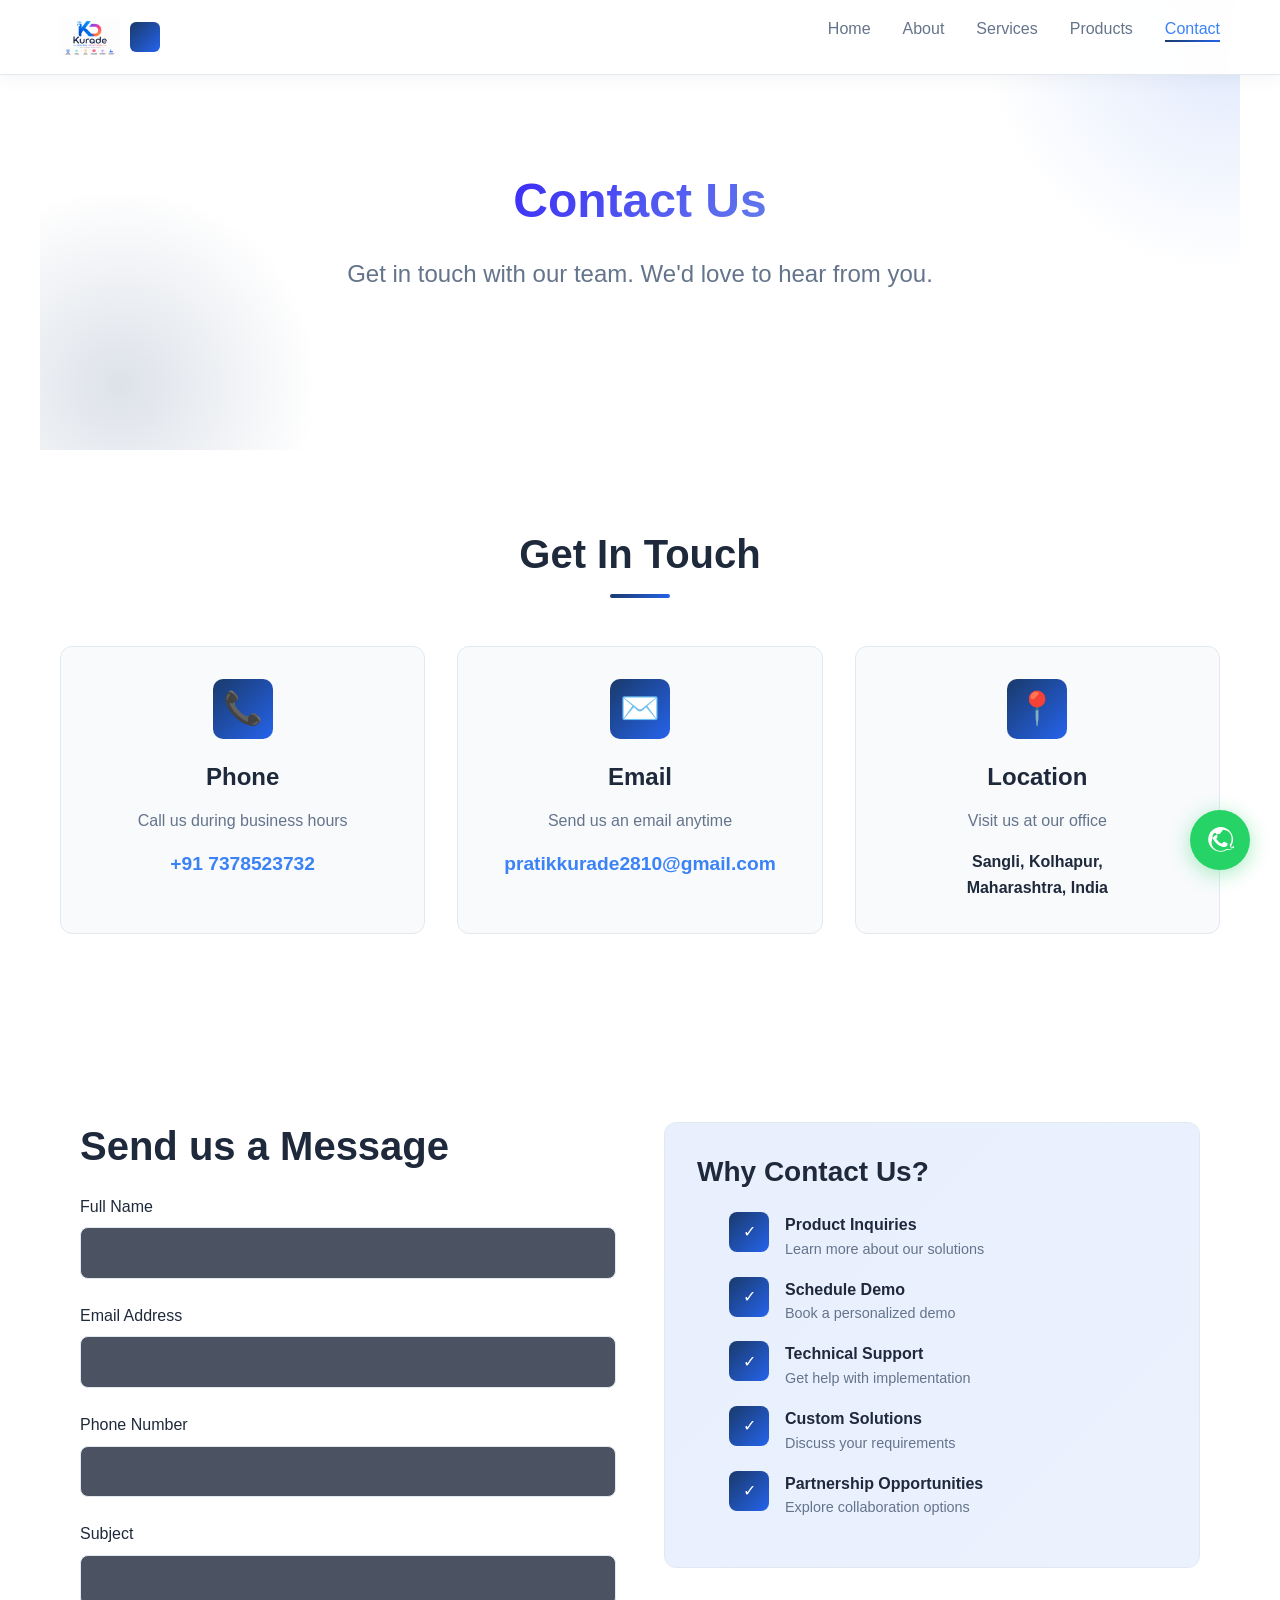
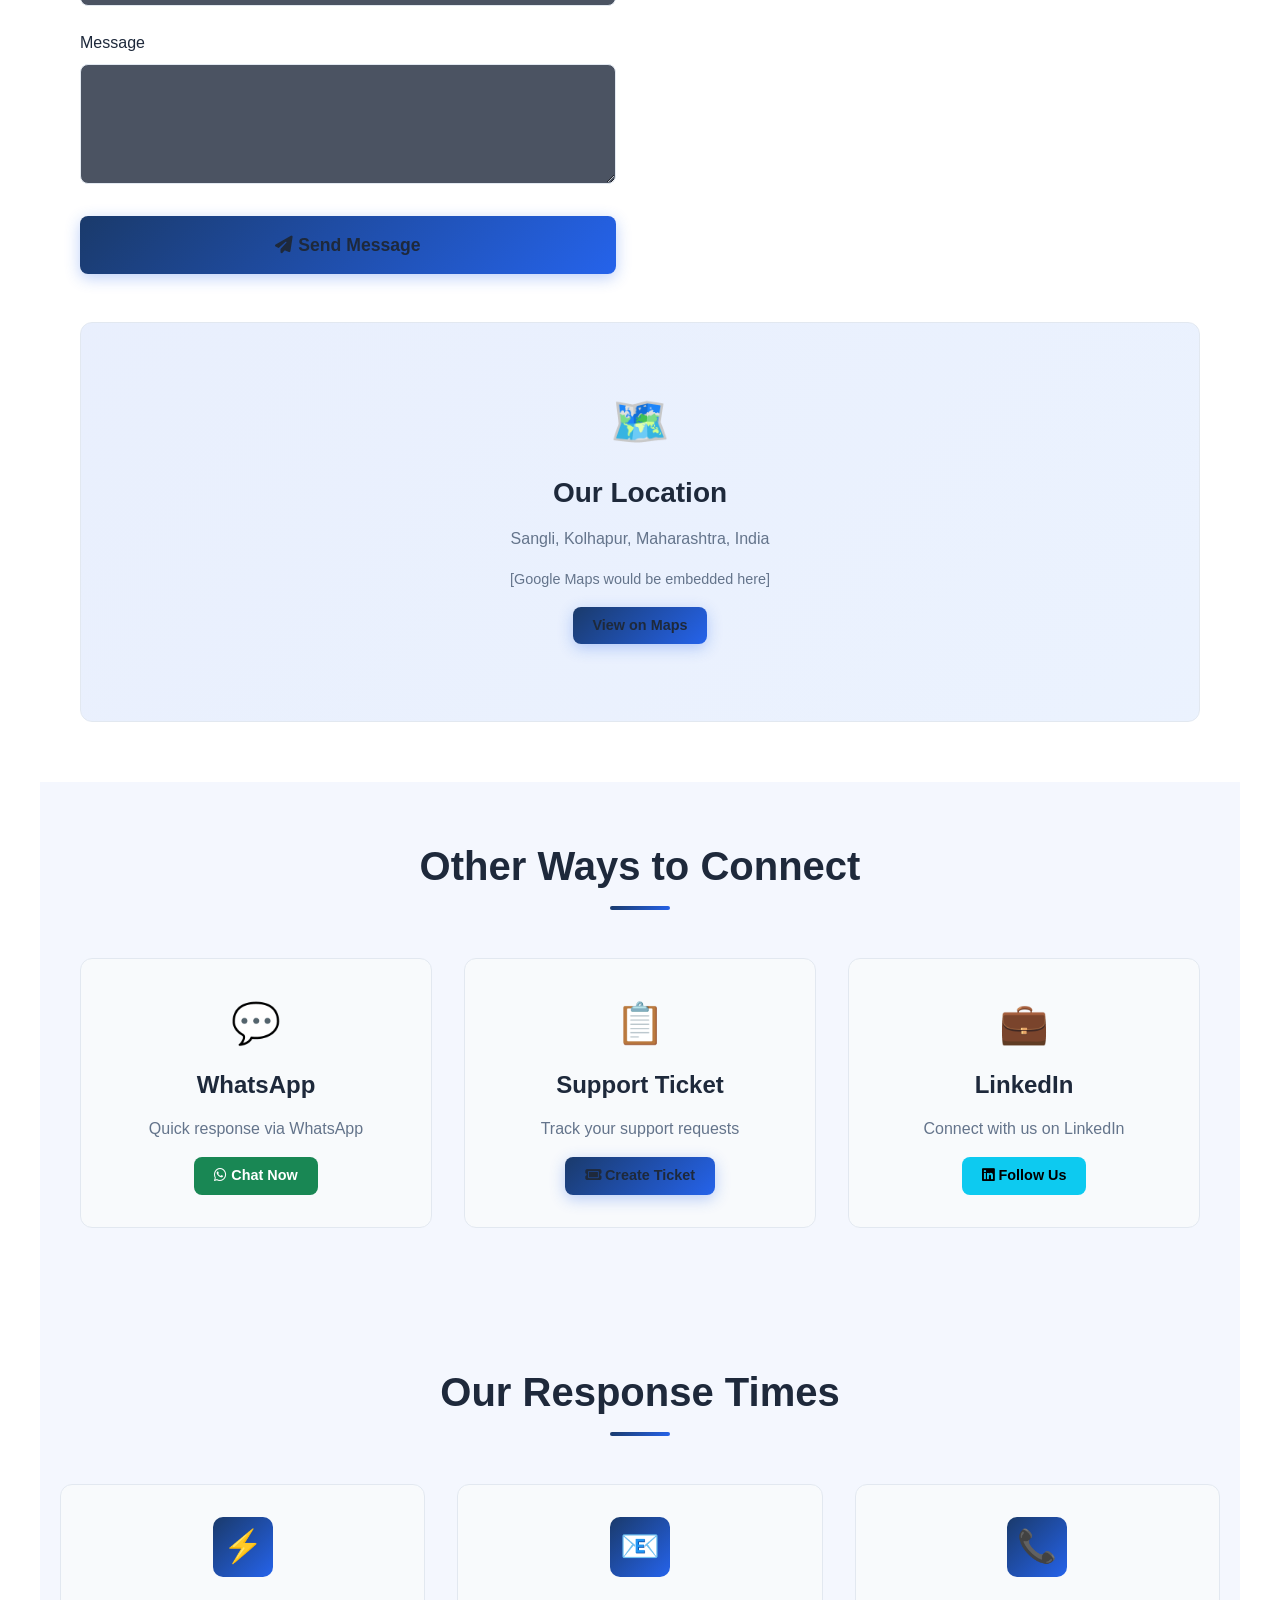
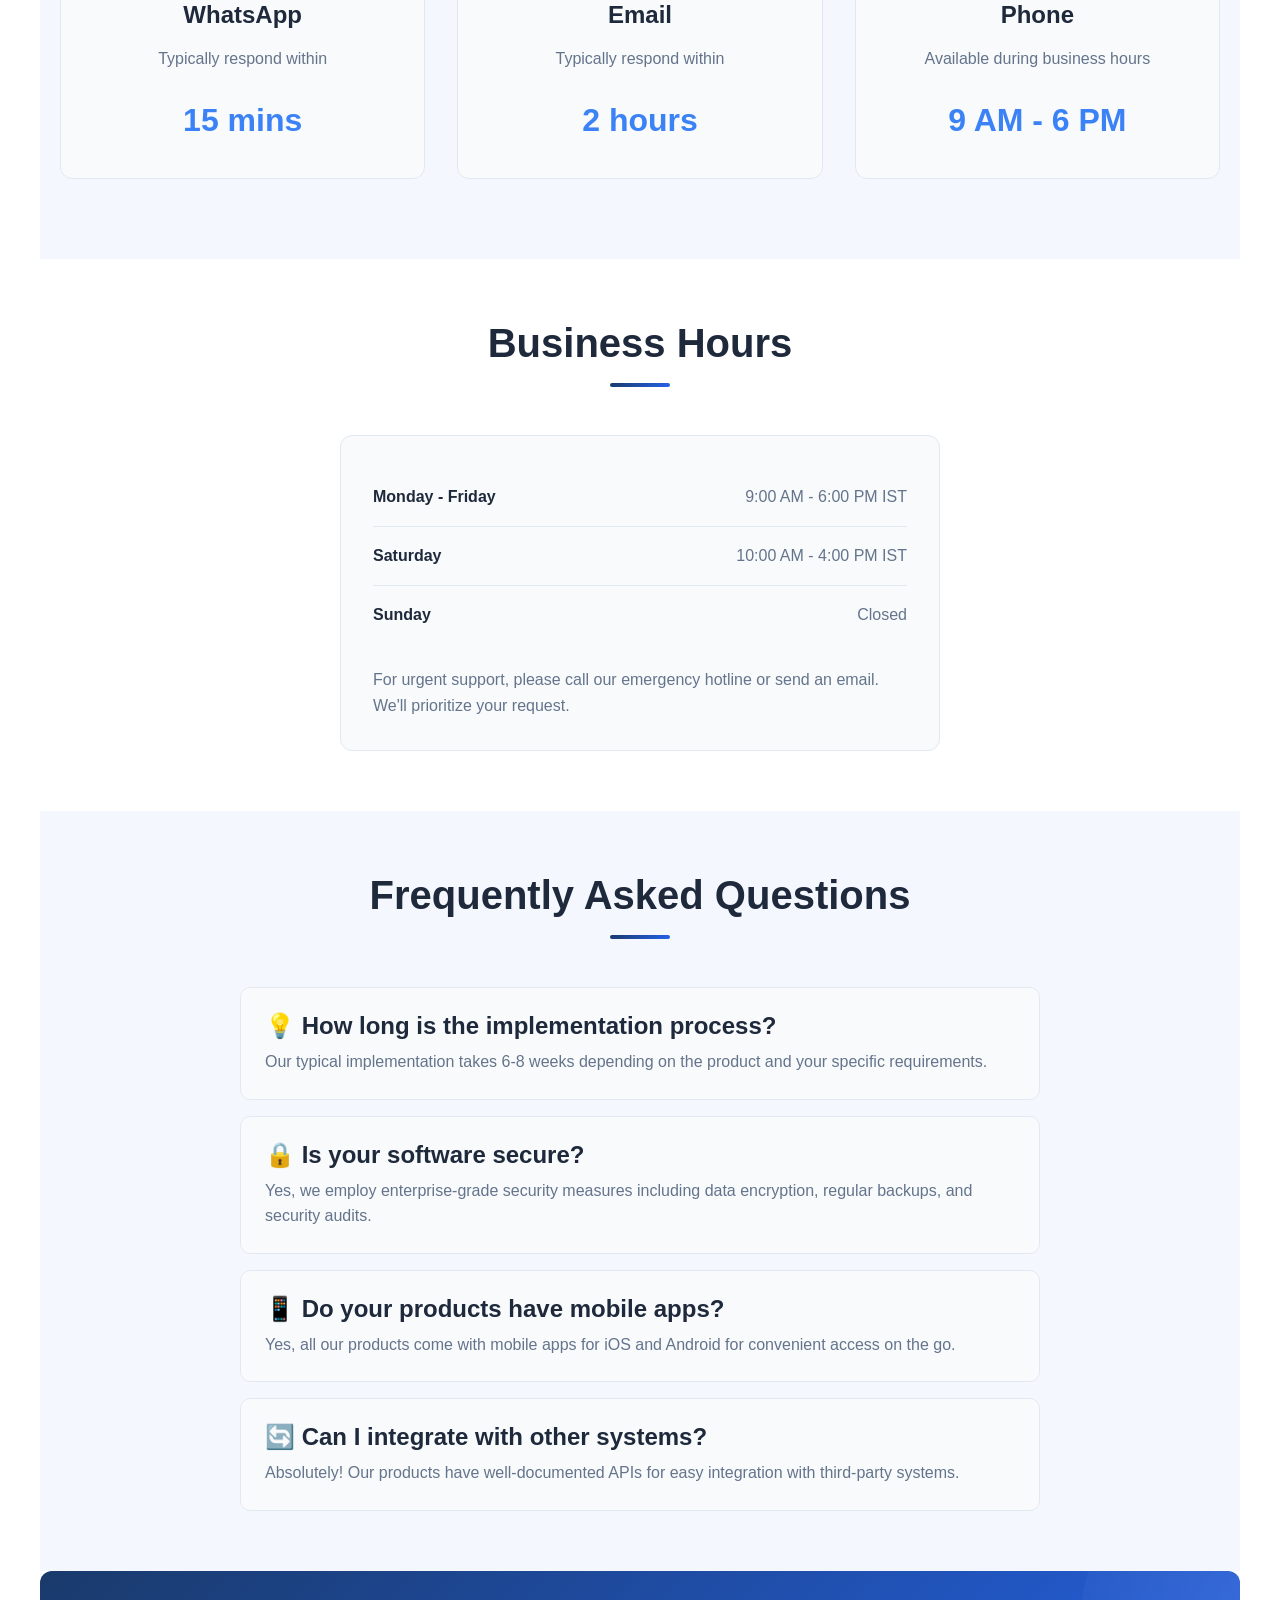
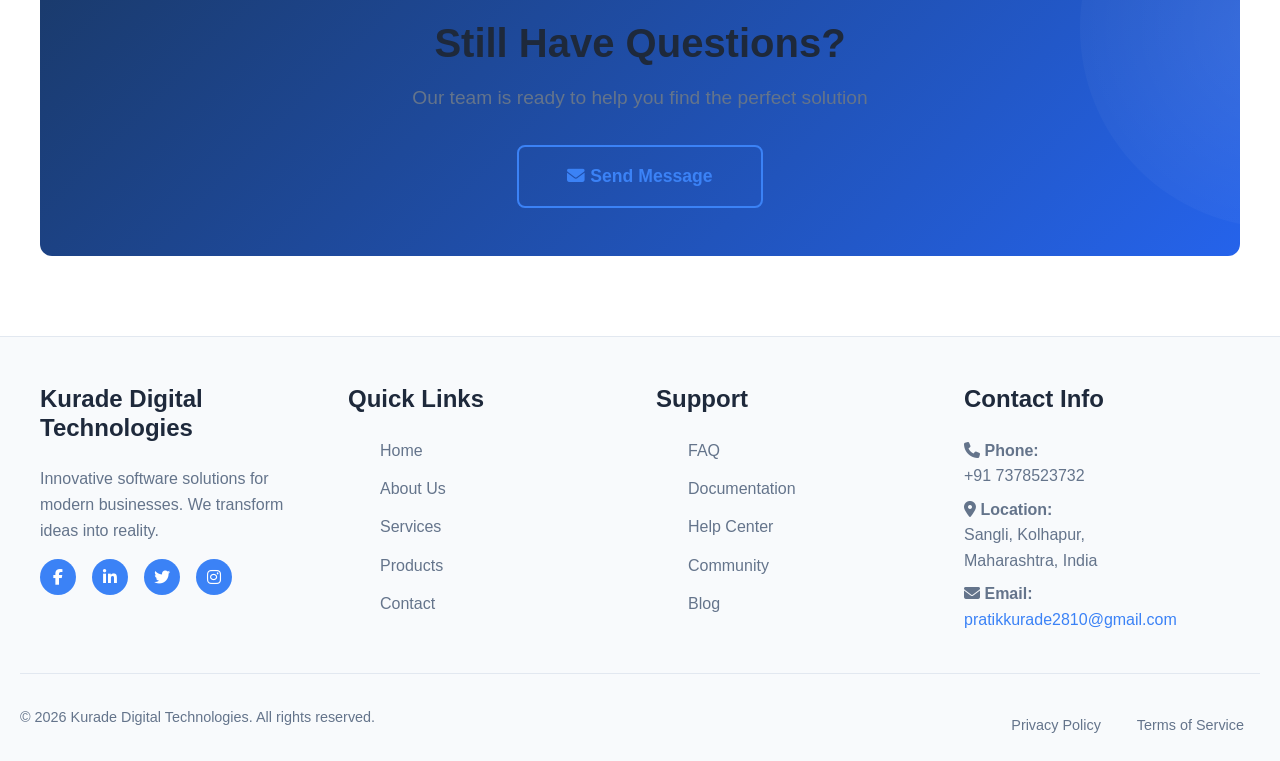
<file: contact.html>
<!DOCTYPE html>
<html lang="en">
<head>
    <meta charset="UTF-8">
    <meta name="viewport" content="width=device-width, initial-scale=1.0">
    <meta name="description" content="Contact Kurade Digital Technologies - Get in touch with our team for inquiries, support, and services">
    <meta name="keywords" content="contact, inquiry, support, phone, email, location">
    <meta property="og:title" content="Contact Us - Kurade Digital Technologies">
    <meta property="og:description" content="Reach out to our team for any inquiries about our services and products">
    <meta property="og:type" content="website">
    
    <title>Contact Us - Kurade Digital Technologies</title>
    
    <link href="https://cdnjs.cloudflare.com/ajax/libs/bootstrap/5.3.0/css/bootstrap.min.css" rel="stylesheet">
    <link href="https://cdnjs.cloudflare.com/ajax/libs/font-awesome/6.4.0/css/all.min.css" rel="stylesheet">
    <link rel="stylesheet" href="style.css">
</head>
<body>

<!-- Loading Animation -->
<div class="loading">
    <div class="loading-spinner"></div>
</div>
<div class="loading-overlay"></div>

<!-- Navigation -->
<nav>
    <div class="navbar-container">
        <div class="logo">
            <img src="Logo.png" alt="Kurade Digital Logo" class="logo-img">
            <span class="logo-text">Kurade Digital</span>
        </div>
        <ul class="nav-links">
            <li><a href="index.html">Home</a></li>
            <li><a href="about.html">About</a></li>
            <li><a href="services.html">Services</a></li>
            <li><a href="products.html">Products</a></li>
            <li><a href="contact.html" class="active">Contact</a></li>
        </ul>
        <button class="nav-toggle" aria-label="Toggle Navigation">
            <span></span>
            <span></span>
            <span></span>
        </button>
    </div>
</nav>

<!-- Hero Section -->
<section class="hero" style="min-height: 50vh; padding: 100px 20px 40px;">
    <div class="hero-content">
        <h1 style="font-size: 3rem;">Contact Us</h1>
        <p class="subtitle">Get in touch with our team. We'd love to hear from you.</p>
    </div>
</section>

<!-- Contact Information -->
<section class="services">
    <div class="section-title">
        <h2>Get In Touch</h2>
        <div class="divider"></div>
    </div>
    <div style="display: grid; grid-template-columns: repeat(auto-fit, minmax(250px, 1fr)); gap: 2rem; margin-bottom: 3rem;">
        <div class="service-card scroll-reveal" style="text-align: center;">
            <div class="service-icon" style="margin: 0 auto 1.5rem;">📞</div>
            <h3>Phone</h3>
            <p style="margin-bottom: 1rem;">Call us during business hours</p>
            <a href="tel:+917378523732" style="font-size: 1.2rem; font-weight: bold; color: var(--accent-color);">+91 7378523732</a>
        </div>
        <div class="service-card scroll-reveal" style="text-align: center;">
            <div class="service-icon" style="margin: 0 auto 1.5rem;">✉️</div>
            <h3>Email</h3>
            <p style="margin-bottom: 1rem;">Send us an email anytime</p>
            <a href="mailto:pratikkurade2810@gmail.com" style="font-size: 1.2rem; font-weight: bold; color: var(--accent-color);">pratikkurade2810@gmail.com</a>
        </div>
        <div class="service-card scroll-reveal" style="text-align: center;">
            <div class="service-icon" style="margin: 0 auto 1.5rem;">📍</div>
            <h3>Location</h3>
            <p style="margin-bottom: 1rem;">Visit us at our office</p>
            <p style="font-weight: bold; color: var(--text-primary); margin: 0;">Sangli, Kolhapur,<br>Maharashtra, India</p>
        </div>
    </div>
</section>

<!-- Contact Form & Map -->
<section style="padding: 60px 20px;">
    <div class="container">
        <div style="display: grid; grid-template-columns: 1fr 1fr; gap: 3rem; margin-bottom: 3rem; align-items: start;">
            <!-- Contact Form -->
            <div class="scroll-reveal">
                <h2 style="margin-bottom: 1.5rem;">Send us a Message</h2>
                <form id="contactForm" class="contact-form" style="max-width: 100%; margin: 0;">
                    <div class="form-group">
                        <label for="name">Full Name</label>
                        <input type="text" id="name" name="name" required>
                    </div>
                    <div class="form-group">
                        <label for="email">Email Address</label>
                        <input type="email" id="email" name="email" required>
                    </div>
                    <div class="form-group">
                        <label for="phone">Phone Number</label>
                        <input type="tel" id="phone" name="phone" required>
                    </div>
                    <div class="form-group">
                        <label for="subject">Subject</label>
                        <input type="text" id="subject" name="subject" required>
                    </div>
                    <div class="form-group">
                        <label for="message">Message</label>
                        <textarea id="message" name="message" required></textarea>
                    </div>
                    <div class="form-message"></div>
                    <button type="submit" class="btn btn-primary btn-lg" style="width: 100%;">
                        <i class="fas fa-paper-plane"></i> Send Message
                    </button>
                </form>
            </div>

            <!-- Info Box -->
            <div class="scroll-reveal">
                <div style="background: linear-gradient(135deg, rgba(37, 99, 235, 0.1), rgba(59, 130, 246, 0.1)); border: 1px solid var(--border-color); border-radius: 12px; padding: 2rem;">
                    <h3 style="margin-bottom: 1.5rem;">Why Contact Us?</h3>
                    <ul style="list-style: none;">
                        <li style="margin-bottom: 1rem; display: flex; gap: 1rem; align-items: flex-start;">
                            <div style="width: 40px; height: 40px; background: var(--gradient-primary); border-radius: 8px; display: flex; align-items: center; justify-content: center; color: white; flex-shrink: 0;">✓</div>
                            <div>
                                <strong>Product Inquiries</strong>
                                <p style="color: var(--text-secondary); margin: 0; font-size: 0.9rem;">Learn more about our solutions</p>
                            </div>
                        </li>
                        <li style="margin-bottom: 1rem; display: flex; gap: 1rem; align-items: flex-start;">
                            <div style="width: 40px; height: 40px; background: var(--gradient-primary); border-radius: 8px; display: flex; align-items: center; justify-content: center; color: white; flex-shrink: 0;">✓</div>
                            <div>
                                <strong>Schedule Demo</strong>
                                <p style="color: var(--text-secondary); margin: 0; font-size: 0.9rem;">Book a personalized demo</p>
                            </div>
                        </li>
                        <li style="margin-bottom: 1rem; display: flex; gap: 1rem; align-items: flex-start;">
                            <div style="width: 40px; height: 40px; background: var(--gradient-primary); border-radius: 8px; display: flex; align-items: center; justify-content: center; color: white; flex-shrink: 0;">✓</div>
                            <div>
                                <strong>Technical Support</strong>
                                <p style="color: var(--text-secondary); margin: 0; font-size: 0.9rem;">Get help with implementation</p>
                            </div>
                        </li>
                        <li style="margin-bottom: 1rem; display: flex; gap: 1rem; align-items: flex-start;">
                            <div style="width: 40px; height: 40px; background: var(--gradient-primary); border-radius: 8px; display: flex; align-items: center; justify-content: center; color: white; flex-shrink: 0;">✓</div>
                            <div>
                                <strong>Custom Solutions</strong>
                                <p style="color: var(--text-secondary); margin: 0; font-size: 0.9rem;">Discuss your requirements</p>
                            </div>
                        </li>
                        <li style="display: flex; gap: 1rem; align-items: flex-start;">
                            <div style="width: 40px; height: 40px; background: var(--gradient-primary); border-radius: 8px; display: flex; align-items: center; justify-content: center; color: white; flex-shrink: 0;">✓</div>
                            <div>
                                <strong>Partnership Opportunities</strong>
                                <p style="color: var(--text-secondary); margin: 0; font-size: 0.9rem;">Explore collaboration options</p>
                            </div>
                        </li>
                    </ul>
                </div>
            </div>
        </div>

        <!-- Map Placeholder -->
        <div class="scroll-reveal" style="background: linear-gradient(135deg, rgba(37, 99, 235, 0.1), rgba(59, 130, 246, 0.1)); border: 1px solid var(--border-color); border-radius: 12px; height: 400px; display: flex; align-items: center; justify-content: center; margin-top: 3rem;">
            <div style="text-align: center;">
                <div style="font-size: 3rem; margin-bottom: 1rem;">🗺️</div>
                <h3>Our Location</h3>
                <p style="color: var(--text-secondary); margin-bottom: 1rem;">Sangli, Kolhapur, Maharashtra, India</p>
                <p style="color: var(--text-secondary); font-size: 0.9rem;">
                    [Google Maps would be embedded here]<br>
                    <a href="https://maps.google.com/?q=Sangli,Kolhapur,Maharashtra" target="_blank" class="btn btn-primary btn-sm" style="margin-top: 1rem;">
                        View on Maps
                    </a>
                </p>
            </div>
        </div>
    </div>
</section>

<!-- Alternative Contact Methods -->
<section style="padding: 60px 20px; background: rgba(37, 99, 235, 0.05);">
    <div class="container">
        <div class="section-title">
            <h2>Other Ways to Connect</h2>
            <div class="divider"></div>
        </div>
        <div style="display: grid; grid-template-columns: repeat(auto-fit, minmax(200px, 1fr)); gap: 2rem; margin-top: 2rem;">
            <div class="scroll-reveal" style="background: var(--card-bg); border: 1px solid var(--border-color); border-radius: 12px; padding: 2rem; text-align: center;">
                <div style="font-size: 2.5rem; margin-bottom: 1rem;">💬</div>
                <h4>WhatsApp</h4>
                <p style="color: var(--text-secondary); margin-bottom: 1rem;">Quick response via WhatsApp</p>
                <a href="https://wa.me/917378523732" class="btn btn-success btn-sm" target="_blank">
                    <i class="fab fa-whatsapp"></i> Chat Now
                </a>
            </div>

            <div class="scroll-reveal" style="background: var(--card-bg); border: 1px solid var(--border-color); border-radius: 12px; padding: 2rem; text-align: center;">
                <div style="font-size: 2.5rem; margin-bottom: 1rem;">📋</div>
                <h4>Support Ticket</h4>
                <p style="color: var(--text-secondary); margin-bottom: 1rem;">Track your support requests</p>
                <a href="#" class="btn btn-primary btn-sm">
                    <i class="fas fa-ticket"></i> Create Ticket
                </a>
            </div>

            <div class="scroll-reveal" style="background: var(--card-bg); border: 1px solid var(--border-color); border-radius: 12px; padding: 2rem; text-align: center;">
                <div style="font-size: 2.5rem; margin-bottom: 1rem;">💼</div>
                <h4>LinkedIn</h4>
                <p style="color: var(--text-secondary); margin-bottom: 1rem;">Connect with us on LinkedIn</p>
                <a href="#" class="btn btn-info btn-sm" target="_blank">
                    <i class="fab fa-linkedin"></i> Follow Us
                </a>
            </div>
        </div>
    </div>
</section>

<!-- Response Time -->
<section class="services" style="background: rgba(37, 99, 235, 0.05);">
    <div class="section-title">
        <h2>Our Response Times</h2>
        <div class="divider"></div>
    </div>
    <div style="display: grid; grid-template-columns: repeat(auto-fit, minmax(250px, 1fr)); gap: 2rem;">
        <div class="service-card scroll-reveal" style="text-align: center;">
            <div class="service-icon" style="margin: 0 auto 1.5rem;">⚡</div>
            <h3>WhatsApp</h3>
            <p>Typically respond within</p>
            <div style="font-size: 2rem; font-weight: bold; color: var(--accent-color);">15 mins</div>
        </div>
        <div class="service-card scroll-reveal" style="text-align: center;">
            <div class="service-icon" style="margin: 0 auto 1.5rem;">📧</div>
            <h3>Email</h3>
            <p>Typically respond within</p>
            <div style="font-size: 2rem; font-weight: bold; color: var(--accent-color);">2 hours</div>
        </div>
        <div class="service-card scroll-reveal" style="text-align: center;">
            <div class="service-icon" style="margin: 0 auto 1.5rem;">📞</div>
            <h3>Phone</h3>
            <p>Available during business hours</p>
            <div style="font-size: 2rem; font-weight: bold; color: var(--accent-color);">9 AM - 6 PM</div>
        </div>
    </div>
</section>

<!-- Business Hours -->
<section style="padding: 60px 20px;">
    <div class="container">
        <div class="section-title">
            <h2>Business Hours</h2>
            <div class="divider"></div>
        </div>
        <div style="max-width: 600px; margin: 0 auto; background: var(--card-bg); border: 1px solid var(--border-color); border-radius: 12px; padding: 2rem;">
            <div style="display: flex; justify-content: space-between; padding: 1rem 0; border-bottom: 1px solid var(--border-color);">
                <strong>Monday - Friday</strong>
                <span style="color: var(--text-secondary);">9:00 AM - 6:00 PM IST</span>
            </div>
            <div style="display: flex; justify-content: space-between; padding: 1rem 0; border-bottom: 1px solid var(--border-color);">
                <strong>Saturday</strong>
                <span style="color: var(--text-secondary);">10:00 AM - 4:00 PM IST</span>
            </div>
            <div style="display: flex; justify-content: space-between; padding: 1rem 0;">
                <strong>Sunday</strong>
                <span style="color: var(--text-secondary);">Closed</span>
            </div>
            <p style="color: var(--text-secondary); margin-top: 1.5rem; margin-bottom: 0;">
                For urgent support, please call our emergency hotline or send an email. We'll prioritize your request.
            </p>
        </div>
    </div>
</section>

<!-- FAQ Quick Links -->
<section style="padding: 60px 20px; background: rgba(37, 99, 235, 0.05);">
    <div class="container">
        <div class="section-title">
            <h2>Frequently Asked Questions</h2>
            <div class="divider"></div>
        </div>
        <div style="max-width: 800px; margin: 0 auto;">
            <div class="scroll-reveal" style="background: var(--card-bg); border: 1px solid var(--border-color); border-radius: 10px; padding: 1.5rem; margin-bottom: 1rem;">
                <h4 style="margin-bottom: 0.5rem;">💡 How long is the implementation process?</h4>
                <p style="color: var(--text-secondary); margin-bottom: 0;">Our typical implementation takes 6-8 weeks depending on the product and your specific requirements.</p>
            </div>
            <div class="scroll-reveal" style="background: var(--card-bg); border: 1px solid var(--border-color); border-radius: 10px; padding: 1.5rem; margin-bottom: 1rem;">
                <h4 style="margin-bottom: 0.5rem;">🔒 Is your software secure?</h4>
                <p style="color: var(--text-secondary); margin-bottom: 0;">Yes, we employ enterprise-grade security measures including data encryption, regular backups, and security audits.</p>
            </div>
            <div class="scroll-reveal" style="background: var(--card-bg); border: 1px solid var(--border-color); border-radius: 10px; padding: 1.5rem; margin-bottom: 1rem;">
                <h4 style="margin-bottom: 0.5rem;">📱 Do your products have mobile apps?</h4>
                <p style="color: var(--text-secondary); margin-bottom: 0;">Yes, all our products come with mobile apps for iOS and Android for convenient access on the go.</p>
            </div>
            <div class="scroll-reveal" style="background: var(--card-bg); border: 1px solid var(--border-color); border-radius: 10px; padding: 1.5rem;">
                <h4 style="margin-bottom: 0.5rem;">🔄 Can I integrate with other systems?</h4>
                <p style="color: var(--text-secondary); margin-bottom: 0;">Absolutely! Our products have well-documented APIs for easy integration with third-party systems.</p>
            </div>
        </div>
    </div>
</section>

<!-- Call To Action -->
<section class="cta scroll-reveal">
    <h2>Still Have Questions?</h2>
    <p>Our team is ready to help you find the perfect solution</p>
    <a href="#contactForm" class="btn btn-outline btn-lg" onclick="document.querySelector('#name').focus();">
        <i class="fas fa-envelope"></i> Send Message
    </a>
</section>

<!-- Footer -->
<footer>
    <div class="footer-content">
        <div class="footer-section">
            <h4>Kurade Digital Technologies</h4>
            <p>Innovative software solutions for modern businesses. We transform ideas into reality.</p>
            <div style="display: flex; gap: 1rem; margin-top: 1rem;">
                <a href="#" title="Facebook" style="width: 36px; height: 36px; background: var(--accent-color); border-radius: 50%; display: flex; align-items: center; justify-content: center; color: white;">
                    <i class="fab fa-facebook-f"></i>
                </a>
                <a href="#" title="LinkedIn" style="width: 36px; height: 36px; background: var(--accent-color); border-radius: 50%; display: flex; align-items: center; justify-content: center; color: white;">
                    <i class="fab fa-linkedin-in"></i>
                </a>
                <a href="#" title="Twitter" style="width: 36px; height: 36px; background: var(--accent-color); border-radius: 50%; display: flex; align-items: center; justify-content: center; color: white;">
                    <i class="fab fa-twitter"></i>
                </a>
                <a href="#" title="Instagram" style="width: 36px; height: 36px; background: var(--accent-color); border-radius: 50%; display: flex; align-items: center; justify-content: center; color: white;">
                    <i class="fab fa-instagram"></i>
                </a>
            </div>
        </div>
        <div class="footer-section">
            <h4>Quick Links</h4>
            <ul>
                <li><a href="index.html">Home</a></li>
                <li><a href="about.html">About Us</a></li>
                <li><a href="services.html">Services</a></li>
                <li><a href="products.html">Products</a></li>
                <li><a href="contact.html">Contact</a></li>
            </ul>
        </div>
        <div class="footer-section">
            <h4>Support</h4>
            <ul>
                <li><a href="#faq">FAQ</a></li>
                <li><a href="#">Documentation</a></li>
                <li><a href="#">Help Center</a></li>
                <li><a href="#">Community</a></li>
                <li><a href="#">Blog</a></li>
            </ul>
        </div>
        <div class="footer-section">
            <h4>Contact Info</h4>
            <p>
                <i class="fas fa-phone"></i> <strong>Phone:</strong><br>
                +91 7378523732
            </p>
            <p>
                <i class="fas fa-map-marker-alt"></i> <strong>Location:</strong><br>
                Sangli, Kolhapur,<br>
                Maharashtra, India
            </p>
            <p>
                <i class="fas fa-envelope"></i> <strong>Email:</strong><br>
                <a href="mailto:pratikkurade2810@gmail.com">pratikkurade2810@gmail.com</a>
            </p>
        </div>
    </div>
    <div class="footer-divider">
        <p>&copy; 2026 Kurade Digital Technologies. All rights reserved.</p>
        <div>
            <a href="#" style="margin: 0 1rem; color: var(--text-secondary);">Privacy Policy</a>
            <a href="#" style="margin: 0 1rem; color: var(--text-secondary);">Terms of Service</a>
        </div>
    </div>
</footer>

<!-- WhatsApp Floating Button -->
<div class="whatsapp-float" title="Chat on WhatsApp">
    <svg xmlns="http://www.w3.org/2000/svg" viewBox="0 0 24 24">
        <path d="M17.472 14.382c-.297-.149-1.758-.867-2.03-.967-.273-.099-.471-.148-.67.15-.197.297-.767.966-.94 1.164-.173.199-.347.223-.644.075-.297-.15-1.255-.463-2.39-1.475-.883-.788-1.48-1.761-1.653-2.059-.173-.297-.018-.458.13-.606.134-.133.298-.347.446-.52.149-.174.198-.298.298-.497.099-.198.05-.371-.025-.52-.075-.149-.669-1.612-.916-2.207-.242-.579-.487-.5-.67-.51-.173-.008-.371-.01-.57-.01-.198 0-.52.074-.792.372-.272.297-1.04 1.016-1.04 2.479 0 1.462 1.065 2.875 1.213 3.074.149.198 2.096 3.2 5.076 4.487.709.306 1.262.489 1.694.625.712.227 1.36.195 1.871.118.571-.085 1.758-.719 2.006-1.413.248-.694.248-1.289.173-1.413-.074-.124-.272-.198-.57-.347m-5.421-7.403h-.004a6.963 6.963 0 00-6.869 6.875 6.961 6.961 0 006.875 6.868h.004c1.902 0 3.718-.55 5.258-1.594l.036-.023 3.861.586-1.514-3.738.024-.038a6.963 6.963 0 001.594-5.235c0-3.792-3.083-6.875-6.875-6.875m5.423 16.309l-1.925-.29-.068.043a9.958 9.958 0 01-5.359 1.599c-5.487 0-9.975-4.488-9.975-9.975 0-5.487 4.488-9.975 9.975-9.975 5.487 0 9.975 4.488 9.975 9.975 0 1.862-.52 3.66-1.511 5.169l.042.068.289 1.925 1.925-.288-.288-1.925z"/>
    </svg>
</div>

<!-- Bootstrap JS -->
<script src="https://cdnjs.cloudflare.com/ajax/libs/bootstrap/5.3.0/js/bootstrap.bundle.min.js"></script>
<!-- Main JS -->
<script src="script.js"></script>

</body>
</html>
</file>
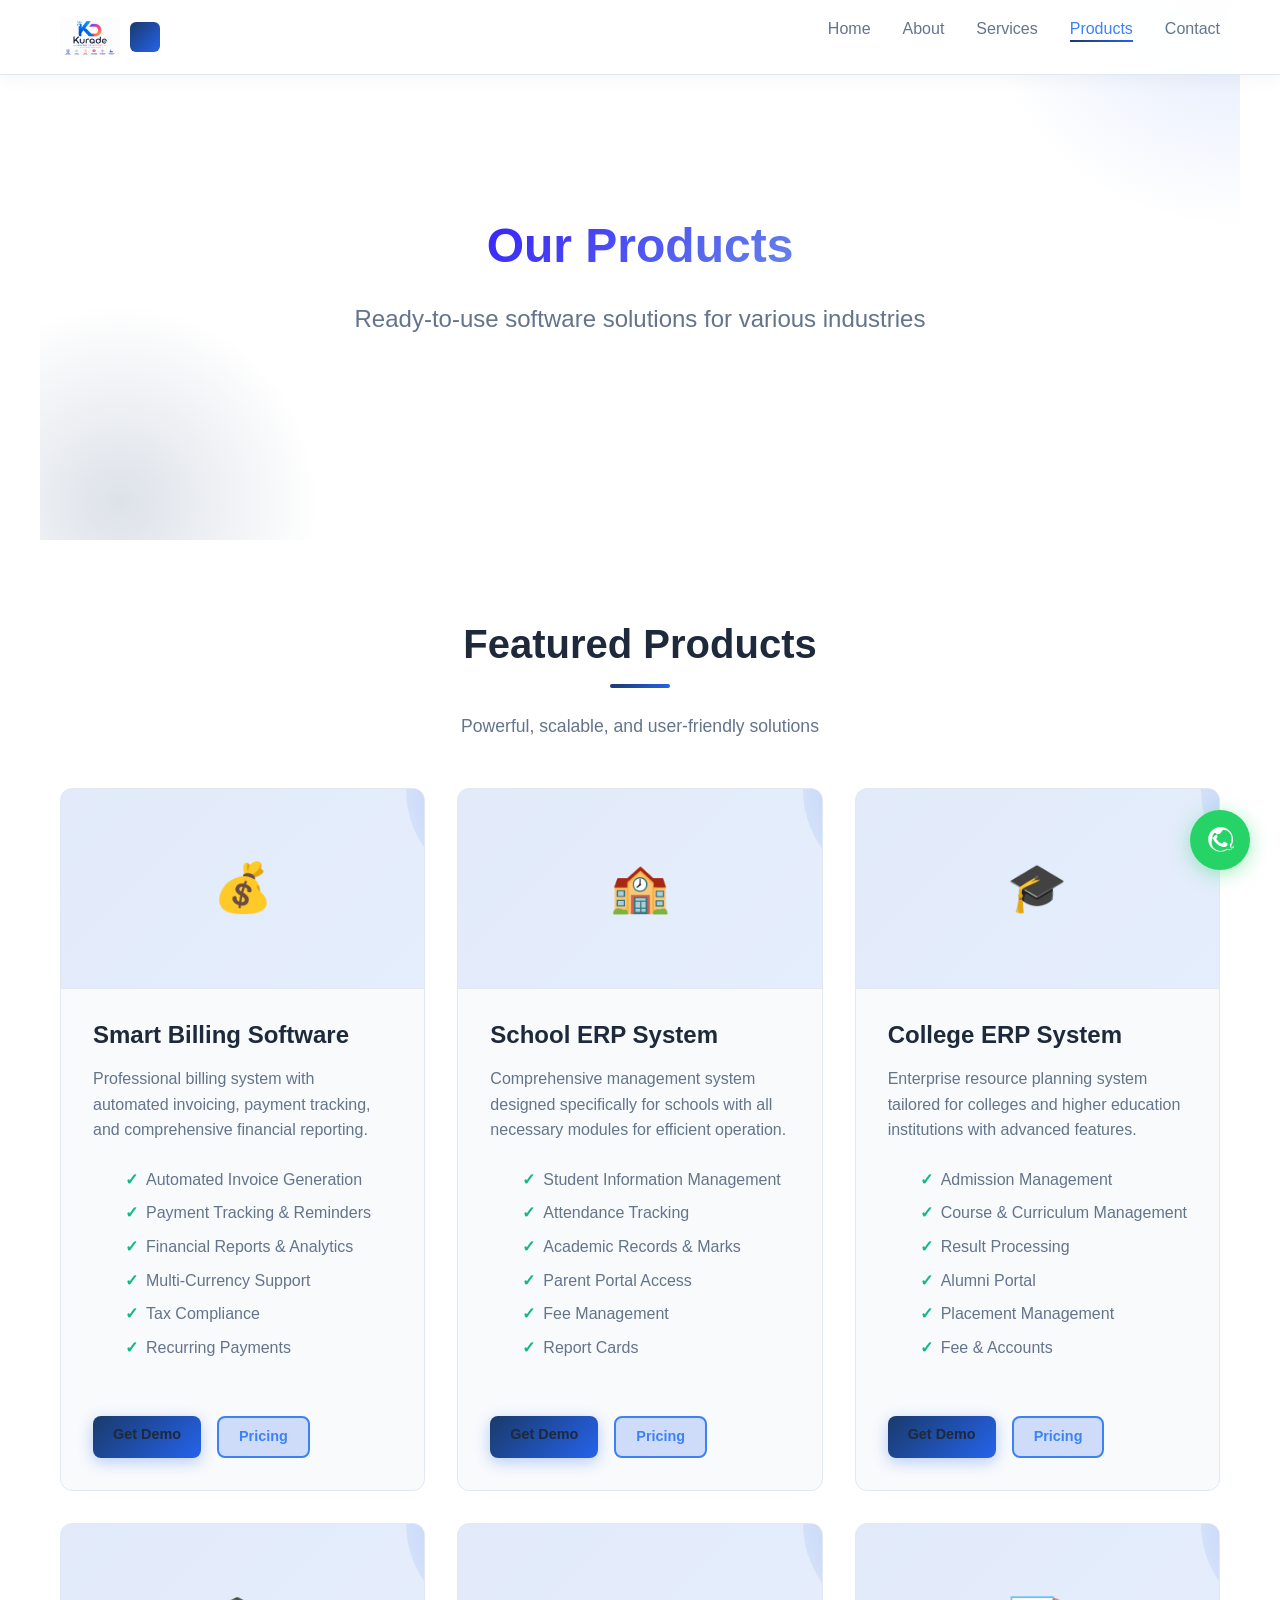
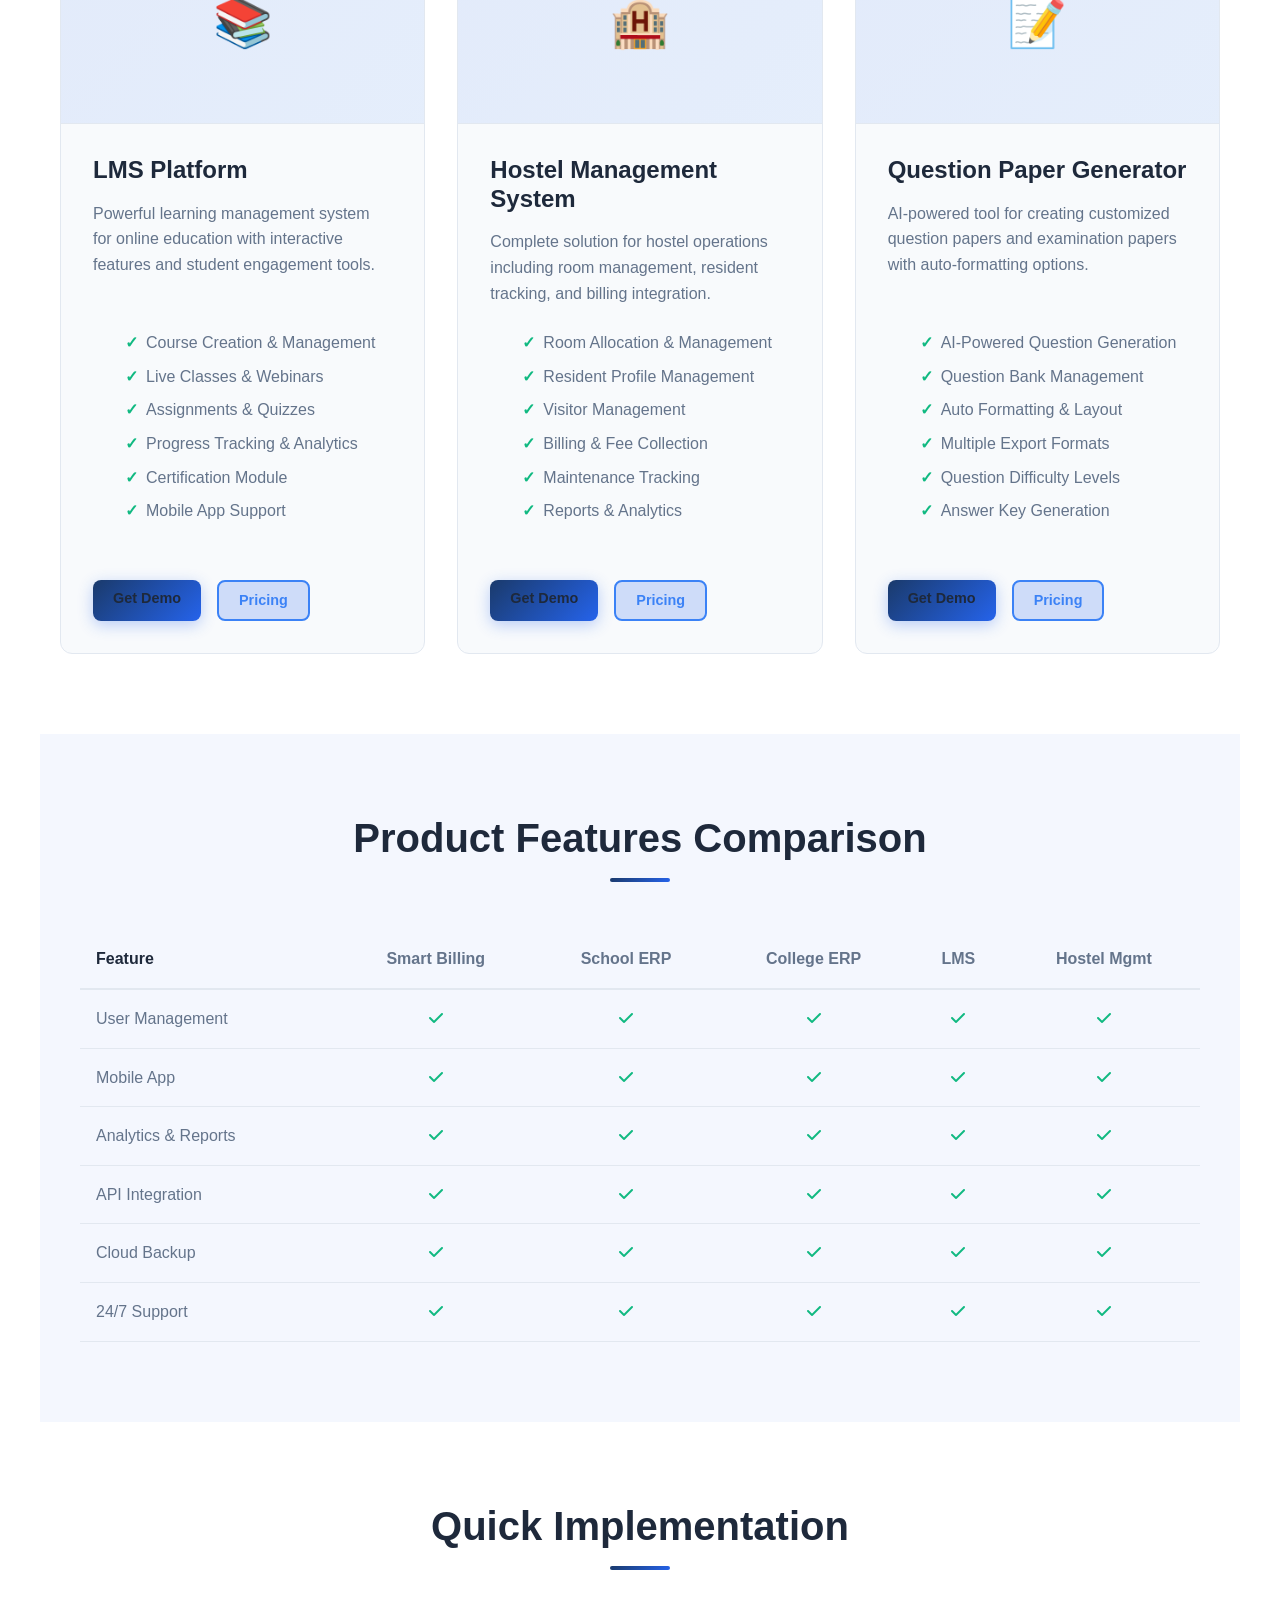
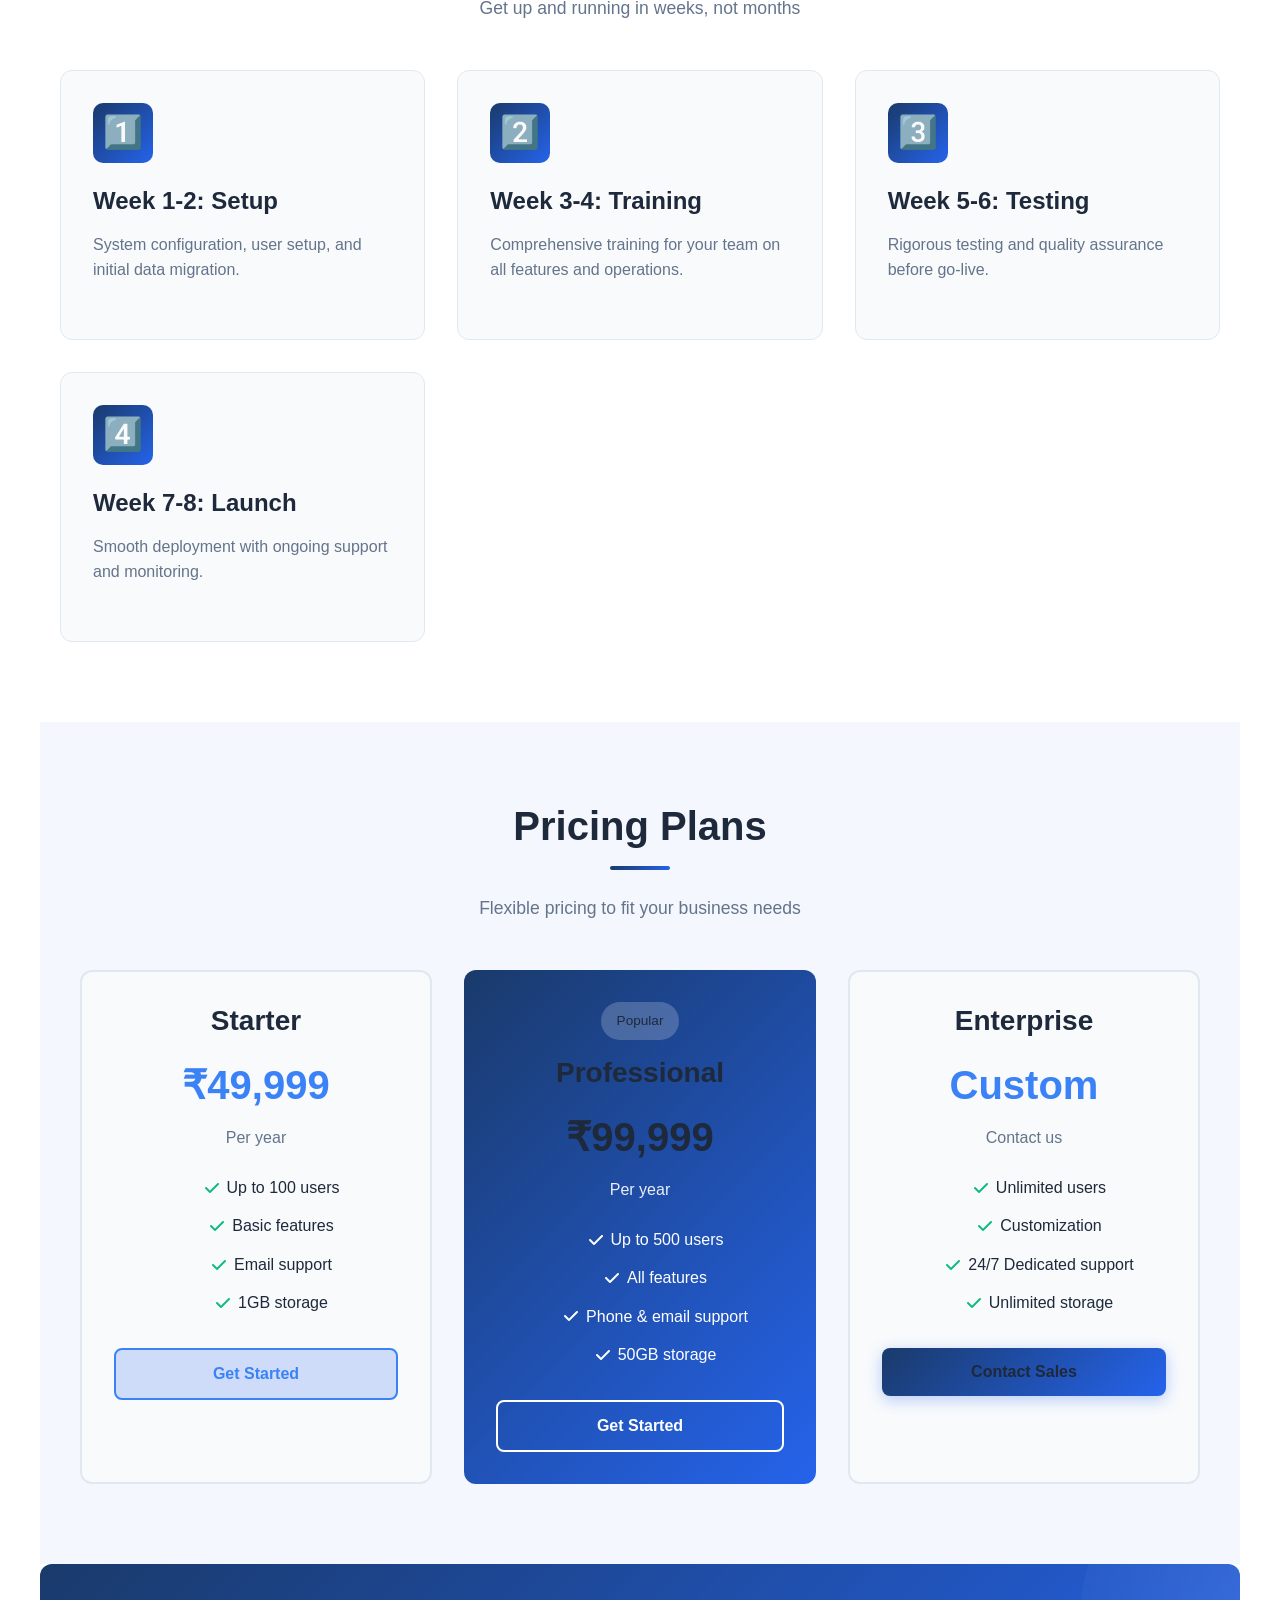
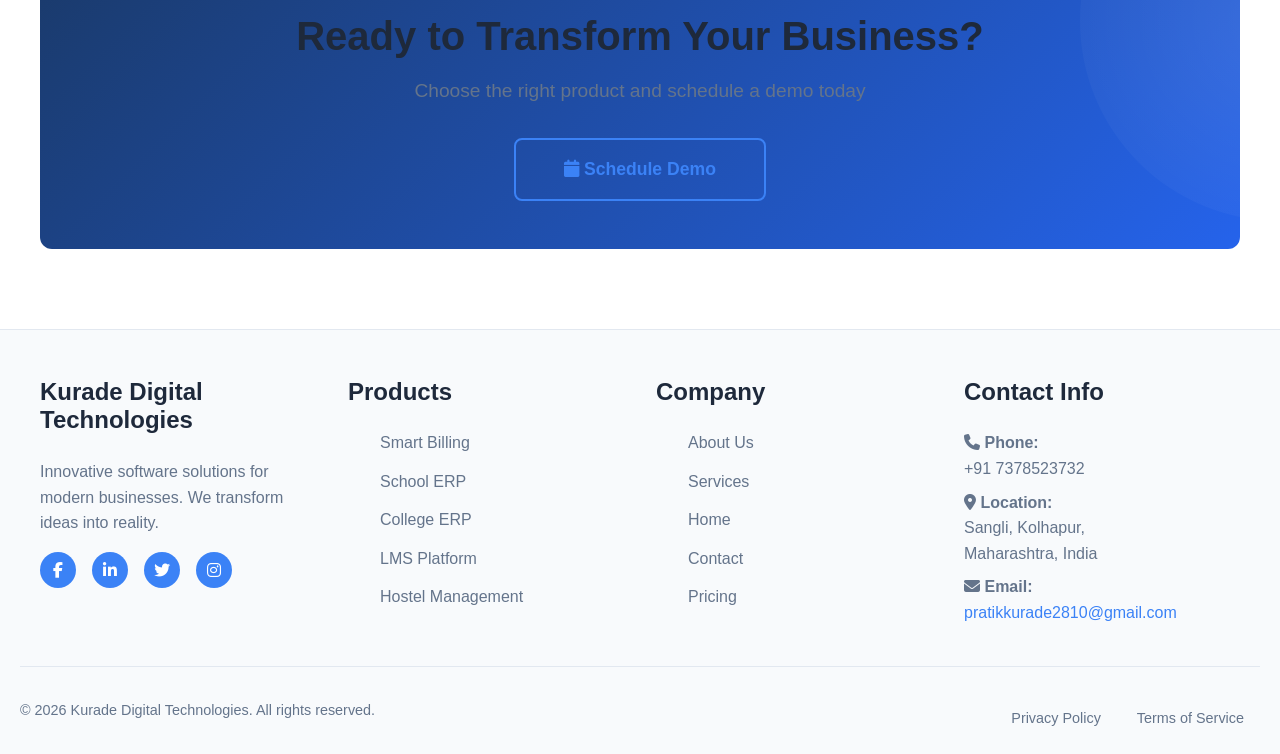
<file: products.html>
<!DOCTYPE html>
<html lang="en">
<head>
    <meta charset="UTF-8">
    <meta name="viewport" content="width=device-width, initial-scale=1.0">
    <meta name="description" content="Our Products - Smart Billing, School ERP, LMS Platform, and more by Kurade Digital Technologies">
    <meta name="keywords" content="products, billing software, ERP, LMS, hostel management, question paper generator">
    <meta property="og:title" content="Our Products - Kurade Digital Technologies">
    <meta property="og:description" content="Ready-to-use software solutions for various industries">
    <meta property="og:type" content="website">
    
    <title>Products - Kurade Digital Technologies</title>
    
    <link href="https://cdnjs.cloudflare.com/ajax/libs/bootstrap/5.3.0/css/bootstrap.min.css" rel="stylesheet">
    <link href="https://cdnjs.cloudflare.com/ajax/libs/font-awesome/6.4.0/css/all.min.css" rel="stylesheet">
    <link rel="stylesheet" href="style.css">
</head>
<body>

<!-- Loading Animation -->
<div class="loading">
    <div class="loading-spinner"></div>
</div>
<div class="loading-overlay"></div>

<!-- Navigation -->
<nav>
    <div class="navbar-container">
        <div class="logo">
            <img src="Logo.png" alt="Kurade Digital Logo" class="logo-img">
            <span class="logo-text">Kurade Digital</span>
        </div>
        <ul class="nav-links">
            <li><a href="index.html">Home</a></li>
            <li><a href="about.html">About</a></li>
            <li><a href="services.html">Services</a></li>
            <li><a href="products.html" class="active">Products</a></li>
            <li><a href="contact.html">Contact</a></li>
        </ul>
        <button class="nav-toggle" aria-label="Toggle Navigation">
            <span></span>
            <span></span>
            <span></span>
        </button>
    </div>
</nav>

<!-- Hero Section -->
<section class="hero" style="min-height: 60vh; padding: 100px 20px 40px;">
    <div class="hero-content">
        <h1 style="font-size: 3rem;">Our Products</h1>
        <p class="subtitle">Ready-to-use software solutions for various industries</p>
    </div>
</section>

<!-- Products Grid -->
<section class="products">
    <div class="section-title">
        <h2>Featured Products</h2>
        <div class="divider"></div>
        <p class="subtitle">Powerful, scalable, and user-friendly solutions</p>
    </div>
    <div class="products-grid">
        <!-- Product 1 -->
        <div class="product-card scroll-reveal">
            <div class="product-image">💰</div>
            <div class="product-content">
                <h3>Smart Billing Software</h3>
                <p>Professional billing system with automated invoicing, payment tracking, and comprehensive financial reporting.</p>
                <ul class="product-features">
                    <li>Automated Invoice Generation</li>
                    <li>Payment Tracking & Reminders</li>
                    <li>Financial Reports & Analytics</li>
                    <li>Multi-Currency Support</li>
                    <li>Tax Compliance</li>
                    <li>Recurring Payments</li>
                </ul>
                <div style="display: flex; gap: 1rem; margin-top: 1.5rem;">
                    <a href="contact.html" class="btn btn-primary btn-sm">Get Demo</a>
                    <a href="contact.html" class="btn btn-secondary btn-sm">Pricing</a>
                </div>
            </div>
        </div>

        <!-- Product 2 -->
        <div class="product-card scroll-reveal">
            <div class="product-image">🏫</div>
            <div class="product-content">
                <h3>School ERP System</h3>
                <p>Comprehensive management system designed specifically for schools with all necessary modules for efficient operation.</p>
                <ul class="product-features">
                    <li>Student Information Management</li>
                    <li>Attendance Tracking</li>
                    <li>Academic Records & Marks</li>
                    <li>Parent Portal Access</li>
                    <li>Fee Management</li>
                    <li>Report Cards</li>
                </ul>
                <div style="display: flex; gap: 1rem; margin-top: 1.5rem;">
                    <a href="contact.html" class="btn btn-primary btn-sm">Get Demo</a>
                    <a href="contact.html" class="btn btn-secondary btn-sm">Pricing</a>
                </div>
            </div>
        </div>

        <!-- Product 3 -->
        <div class="product-card scroll-reveal">
            <div class="product-image">🎓</div>
            <div class="product-content">
                <h3>College ERP System</h3>
                <p>Enterprise resource planning system tailored for colleges and higher education institutions with advanced features.</p>
                <ul class="product-features">
                    <li>Admission Management</li>
                    <li>Course & Curriculum Management</li>
                    <li>Result Processing</li>
                    <li>Alumni Portal</li>
                    <li>Placement Management</li>
                    <li>Fee & Accounts</li>
                </ul>
                <div style="display: flex; gap: 1rem; margin-top: 1.5rem;">
                    <a href="contact.html" class="btn btn-primary btn-sm">Get Demo</a>
                    <a href="contact.html" class="btn btn-secondary btn-sm">Pricing</a>
                </div>
            </div>
        </div>

        <!-- Product 4 -->
        <div class="product-card scroll-reveal">
            <div class="product-image">📚</div>
            <div class="product-content">
                <h3>LMS Platform</h3>
                <p>Powerful learning management system for online education with interactive features and student engagement tools.</p>
                <ul class="product-features">
                    <li>Course Creation & Management</li>
                    <li>Live Classes & Webinars</li>
                    <li>Assignments & Quizzes</li>
                    <li>Progress Tracking & Analytics</li>
                    <li>Certification Module</li>
                    <li>Mobile App Support</li>
                </ul>
                <div style="display: flex; gap: 1rem; margin-top: 1.5rem;">
                    <a href="contact.html" class="btn btn-primary btn-sm">Get Demo</a>
                    <a href="contact.html" class="btn btn-secondary btn-sm">Pricing</a>
                </div>
            </div>
        </div>

        <!-- Product 5 -->
        <div class="product-card scroll-reveal">
            <div class="product-image">🏨</div>
            <div class="product-content">
                <h3>Hostel Management System</h3>
                <p>Complete solution for hostel operations including room management, resident tracking, and billing integration.</p>
                <ul class="product-features">
                    <li>Room Allocation & Management</li>
                    <li>Resident Profile Management</li>
                    <li>Visitor Management</li>
                    <li>Billing & Fee Collection</li>
                    <li>Maintenance Tracking</li>
                    <li>Reports & Analytics</li>
                </ul>
                <div style="display: flex; gap: 1rem; margin-top: 1.5rem;">
                    <a href="contact.html" class="btn btn-primary btn-sm">Get Demo</a>
                    <a href="contact.html" class="btn btn-secondary btn-sm">Pricing</a>
                </div>
            </div>
        </div>

        <!-- Product 6 -->
        <div class="product-card scroll-reveal">
            <div class="product-image">📝</div>
            <div class="product-content">
                <h3>Question Paper Generator</h3>
                <p>AI-powered tool for creating customized question papers and examination papers with auto-formatting options.</p>
                <ul class="product-features">
                    <li>AI-Powered Question Generation</li>
                    <li>Question Bank Management</li>
                    <li>Auto Formatting & Layout</li>
                    <li>Multiple Export Formats</li>
                    <li>Question Difficulty Levels</li>
                    <li>Answer Key Generation</li>
                </ul>
                <div style="display: flex; gap: 1rem; margin-top: 1.5rem;">
                    <a href="contact.html" class="btn btn-primary btn-sm">Get Demo</a>
                    <a href="contact.html" class="btn btn-secondary btn-sm">Pricing</a>
                </div>
            </div>
        </div>
    </div>
</section>

<!-- Product Comparison -->
<section style="padding: 80px 20px; background: rgba(37, 99, 235, 0.05);">
    <div class="container">
        <div class="section-title">
            <h2>Product Features Comparison</h2>
            <div class="divider"></div>
        </div>
        <div style="overflow-x: auto; margin-top: 2rem;">
            <table style="width: 100%; border-collapse: collapse; color: var(--text-secondary);">
                <thead>
                    <tr style="border-bottom: 2px solid var(--border-color);">
                        <th style="padding: 1rem; text-align: left; color: var(--text-primary); font-weight: 600;">Feature</th>
                        <th style="padding: 1rem; text-align: center;">Smart Billing</th>
                        <th style="padding: 1rem; text-align: center;">School ERP</th>
                        <th style="padding: 1rem; text-align: center;">College ERP</th>
                        <th style="padding: 1rem; text-align: center;">LMS</th>
                        <th style="padding: 1rem; text-align: center;">Hostel Mgmt</th>
                    </tr>
                </thead>
                <tbody>
                    <tr style="border-bottom: 1px solid var(--border-color);">
                        <td style="padding: 1rem; text-align: left;">User Management</td>
                        <td style="padding: 1rem; text-align: center;"><i class="fas fa-check" style="color: var(--success-color);"></i></td>
                        <td style="padding: 1rem; text-align: center;"><i class="fas fa-check" style="color: var(--success-color);"></i></td>
                        <td style="padding: 1rem; text-align: center;"><i class="fas fa-check" style="color: var(--success-color);"></i></td>
                        <td style="padding: 1rem; text-align: center;"><i class="fas fa-check" style="color: var(--success-color);"></i></td>
                        <td style="padding: 1rem; text-align: center;"><i class="fas fa-check" style="color: var(--success-color);"></i></td>
                    </tr>
                    <tr style="border-bottom: 1px solid var(--border-color);">
                        <td style="padding: 1rem; text-align: left;">Mobile App</td>
                        <td style="padding: 1rem; text-align: center;"><i class="fas fa-check" style="color: var(--success-color);"></i></td>
                        <td style="padding: 1rem; text-align: center;"><i class="fas fa-check" style="color: var(--success-color);"></i></td>
                        <td style="padding: 1rem; text-align: center;"><i class="fas fa-check" style="color: var(--success-color);"></i></td>
                        <td style="padding: 1rem; text-align: center;"><i class="fas fa-check" style="color: var(--success-color);"></i></td>
                        <td style="padding: 1rem; text-align: center;"><i class="fas fa-check" style="color: var(--success-color);"></i></td>
                    </tr>
                    <tr style="border-bottom: 1px solid var(--border-color);">
                        <td style="padding: 1rem; text-align: left;">Analytics & Reports</td>
                        <td style="padding: 1rem; text-align: center;"><i class="fas fa-check" style="color: var(--success-color);"></i></td>
                        <td style="padding: 1rem; text-align: center;"><i class="fas fa-check" style="color: var(--success-color);"></i></td>
                        <td style="padding: 1rem; text-align: center;"><i class="fas fa-check" style="color: var(--success-color);"></i></td>
                        <td style="padding: 1rem; text-align: center;"><i class="fas fa-check" style="color: var(--success-color);"></i></td>
                        <td style="padding: 1rem; text-align: center;"><i class="fas fa-check" style="color: var(--success-color);"></i></td>
                    </tr>
                    <tr style="border-bottom: 1px solid var(--border-color);">
                        <td style="padding: 1rem; text-align: left;">API Integration</td>
                        <td style="padding: 1rem; text-align: center;"><i class="fas fa-check" style="color: var(--success-color);"></i></td>
                        <td style="padding: 1rem; text-align: center;"><i class="fas fa-check" style="color: var(--success-color);"></i></td>
                        <td style="padding: 1rem; text-align: center;"><i class="fas fa-check" style="color: var(--success-color);"></i></td>
                        <td style="padding: 1rem; text-align: center;"><i class="fas fa-check" style="color: var(--success-color);"></i></td>
                        <td style="padding: 1rem; text-align: center;"><i class="fas fa-check" style="color: var(--success-color);"></i></td>
                    </tr>
                    <tr style="border-bottom: 1px solid var(--border-color);">
                        <td style="padding: 1rem; text-align: left;">Cloud Backup</td>
                        <td style="padding: 1rem; text-align: center;"><i class="fas fa-check" style="color: var(--success-color);"></i></td>
                        <td style="padding: 1rem; text-align: center;"><i class="fas fa-check" style="color: var(--success-color);"></i></td>
                        <td style="padding: 1rem; text-align: center;"><i class="fas fa-check" style="color: var(--success-color);"></i></td>
                        <td style="padding: 1rem; text-align: center;"><i class="fas fa-check" style="color: var(--success-color);"></i></td>
                        <td style="padding: 1rem; text-align: center;"><i class="fas fa-check" style="color: var(--success-color);"></i></td>
                    </tr>
                    <tr style="border-bottom: 1px solid var(--border-color);">
                        <td style="padding: 1rem; text-align: left;">24/7 Support</td>
                        <td style="padding: 1rem; text-align: center;"><i class="fas fa-check" style="color: var(--success-color);"></i></td>
                        <td style="padding: 1rem; text-align: center;"><i class="fas fa-check" style="color: var(--success-color);"></i></td>
                        <td style="padding: 1rem; text-align: center;"><i class="fas fa-check" style="color: var(--success-color);"></i></td>
                        <td style="padding: 1rem; text-align: center;"><i class="fas fa-check" style="color: var(--success-color);"></i></td>
                        <td style="padding: 1rem; text-align: center;"><i class="fas fa-check" style="color: var(--success-color);"></i></td>
                    </tr>
                </tbody>
            </table>
        </div>
    </div>
</section>

<!-- Implementation Timeline -->
<section class="services">
    <div class="section-title">
        <h2>Quick Implementation</h2>
        <div class="divider"></div>
        <p class="subtitle">Get up and running in weeks, not months</p>
    </div>
    <div class="services-grid">
        <div class="service-card scroll-reveal">
            <div class="service-icon">1️⃣</div>
            <h3>Week 1-2: Setup</h3>
            <p>System configuration, user setup, and initial data migration.</p>
        </div>
        <div class="service-card scroll-reveal">
            <div class="service-icon">2️⃣</div>
            <h3>Week 3-4: Training</h3>
            <p>Comprehensive training for your team on all features and operations.</p>
        </div>
        <div class="service-card scroll-reveal">
            <div class="service-icon">3️⃣</div>
            <h3>Week 5-6: Testing</h3>
            <p>Rigorous testing and quality assurance before go-live.</p>
        </div>
        <div class="service-card scroll-reveal">
            <div class="service-icon">4️⃣</div>
            <h3>Week 7-8: Launch</h3>
            <p>Smooth deployment with ongoing support and monitoring.</p>
        </div>
    </div>
</section>

<!-- Pricing Section -->
<section style="padding: 80px 20px; background: rgba(37, 99, 235, 0.05);">
    <div class="container">
        <div class="section-title">
            <h2>Pricing Plans</h2>
            <div class="divider"></div>
            <p class="subtitle">Flexible pricing to fit your business needs</p>
        </div>
        <div style="display: grid; grid-template-columns: repeat(auto-fit, minmax(280px, 1fr)); gap: 2rem; margin-top: 2rem;">
            <div class="scroll-reveal" style="background: var(--card-bg); border: 2px solid var(--border-color); border-radius: 12px; padding: 2rem; text-align: center; transition: var(--transition);">
                <h3 style="margin-bottom: 1rem;">Starter</h3>
                <div style="font-size: 2.5rem; font-weight: bold; color: var(--accent-color); margin-bottom: 0.5rem;">₹49,999</div>
                <p style="color: var(--text-secondary); margin-bottom: 1.5rem;">Per year</p>
                <ul style="list-style: none; margin-bottom: 2rem;">
                    <li style="margin-bottom: 0.8rem; display: flex; align-items: center; justify-content: center; gap: 0.5rem;"><i class="fas fa-check" style="color: var(--success-color);"></i> Up to 100 users</li>
                    <li style="margin-bottom: 0.8rem; display: flex; align-items: center; justify-content: center; gap: 0.5rem;"><i class="fas fa-check" style="color: var(--success-color);"></i> Basic features</li>
                    <li style="margin-bottom: 0.8rem; display: flex; align-items: center; justify-content: center; gap: 0.5rem;"><i class="fas fa-check" style="color: var(--success-color);"></i> Email support</li>
                    <li style="margin-bottom: 0.8rem; display: flex; align-items: center; justify-content: center; gap: 0.5rem;"><i class="fas fa-check" style="color: var(--success-color);"></i> 1GB storage</li>
                </ul>
                <a href="contact.html" class="btn btn-secondary" style="width: 100%;">Get Started</a>
            </div>

            <div class="scroll-reveal" style="background: var(--gradient-primary); border-radius: 12px; padding: 2rem; text-align: center; transition: var(--transition); transform: scale(1.05);">
                <div style="background: rgba(255, 255, 255, 0.2); padding: 0.5rem 1rem; border-radius: 20px; display: inline-block; margin-bottom: 1rem; font-size: 0.85rem;">Popular</div>
                <h3 style="margin-bottom: 1rem;">Professional</h3>
                <div style="font-size: 2.5rem; font-weight: bold; margin-bottom: 0.5rem;">₹99,999</div>
                <p style="color: rgba(255, 255, 255, 0.9); margin-bottom: 1.5rem;">Per year</p>
                <ul style="list-style: none; margin-bottom: 2rem;">
                    <li style="margin-bottom: 0.8rem; display: flex; align-items: center; justify-content: center; gap: 0.5rem; color: white;"><i class="fas fa-check"></i> Up to 500 users</li>
                    <li style="margin-bottom: 0.8rem; display: flex; align-items: center; justify-content: center; gap: 0.5rem; color: white;"><i class="fas fa-check"></i> All features</li>
                    <li style="margin-bottom: 0.8rem; display: flex; align-items: center; justify-content: center; gap: 0.5rem; color: white;"><i class="fas fa-check"></i> Phone & email support</li>
                    <li style="margin-bottom: 0.8rem; display: flex; align-items: center; justify-content: center; gap: 0.5rem; color: white;"><i class="fas fa-check"></i> 50GB storage</li>
                </ul>
                <a href="contact.html" class="btn btn-outline" style="width: 100%; border-color: white; color: white;">Get Started</a>
            </div>

            <div class="scroll-reveal" style="background: var(--card-bg); border: 2px solid var(--border-color); border-radius: 12px; padding: 2rem; text-align: center; transition: var(--transition);">
                <h3 style="margin-bottom: 1rem;">Enterprise</h3>
                <div style="font-size: 2.5rem; font-weight: bold; color: var(--accent-color); margin-bottom: 0.5rem;">Custom</div>
                <p style="color: var(--text-secondary); margin-bottom: 1.5rem;">Contact us</p>
                <ul style="list-style: none; margin-bottom: 2rem;">
                    <li style="margin-bottom: 0.8rem; display: flex; align-items: center; justify-content: center; gap: 0.5rem;"><i class="fas fa-check" style="color: var(--success-color);"></i> Unlimited users</li>
                    <li style="margin-bottom: 0.8rem; display: flex; align-items: center; justify-content: center; gap: 0.5rem;"><i class="fas fa-check" style="color: var(--success-color);"></i> Customization</li>
                    <li style="margin-bottom: 0.8rem; display: flex; align-items: center; justify-content: center; gap: 0.5rem;"><i class="fas fa-check" style="color: var(--success-color);"></i> 24/7 Dedicated support</li>
                    <li style="margin-bottom: 0.8rem; display: flex; align-items: center; justify-content: center; gap: 0.5rem;"><i class="fas fa-check" style="color: var(--success-color);"></i> Unlimited storage</li>
                </ul>
                <a href="contact.html" class="btn btn-primary" style="width: 100%;">Contact Sales</a>
            </div>
        </div>
    </div>
</section>

<!-- Call To Action -->
<section class="cta scroll-reveal">
    <h2>Ready to Transform Your Business?</h2>
    <p>Choose the right product and schedule a demo today</p>
    <a href="contact.html" class="btn btn-outline btn-lg">
        <i class="fas fa-calendar"></i> Schedule Demo
    </a>
</section>

<!-- Footer -->
<footer>
    <div class="footer-content">
        <div class="footer-section">
            <h4>Kurade Digital Technologies</h4>
            <p>Innovative software solutions for modern businesses. We transform ideas into reality.</p>
            <div style="display: flex; gap: 1rem; margin-top: 1rem;">
                <a href="#" title="Facebook" style="width: 36px; height: 36px; background: var(--accent-color); border-radius: 50%; display: flex; align-items: center; justify-content: center; color: white;">
                    <i class="fab fa-facebook-f"></i>
                </a>
                <a href="#" title="LinkedIn" style="width: 36px; height: 36px; background: var(--accent-color); border-radius: 50%; display: flex; align-items: center; justify-content: center; color: white;">
                    <i class="fab fa-linkedin-in"></i>
                </a>
                <a href="#" title="Twitter" style="width: 36px; height: 36px; background: var(--accent-color); border-radius: 50%; display: flex; align-items: center; justify-content: center; color: white;">
                    <i class="fab fa-twitter"></i>
                </a>
                <a href="#" title="Instagram" style="width: 36px; height: 36px; background: var(--accent-color); border-radius: 50%; display: flex; align-items: center; justify-content: center; color: white;">
                    <i class="fab fa-instagram"></i>
                </a>
            </div>
        </div>
        <div class="footer-section">
            <h4>Products</h4>
            <ul>
                <li><a href="#products">Smart Billing</a></li>
                <li><a href="#products">School ERP</a></li>
                <li><a href="#products">College ERP</a></li>
                <li><a href="#products">LMS Platform</a></li>
                <li><a href="#products">Hostel Management</a></li>
            </ul>
        </div>
        <div class="footer-section">
            <h4>Company</h4>
            <ul>
                <li><a href="about.html">About Us</a></li>
                <li><a href="services.html">Services</a></li>
                <li><a href="index.html">Home</a></li>
                <li><a href="contact.html">Contact</a></li>
                <li><a href="#">Pricing</a></li>
            </ul>
        </div>
        <div class="footer-section">
            <h4>Contact Info</h4>
            <p>
                <i class="fas fa-phone"></i> <strong>Phone:</strong><br>
                +91 7378523732
            </p>
            <p>
                <i class="fas fa-map-marker-alt"></i> <strong>Location:</strong><br>
                Sangli, Kolhapur,<br>
                Maharashtra, India
            </p>
            <p>
                <i class="fas fa-envelope"></i> <strong>Email:</strong><br>
                <a href="mailto:pratikkurade2810@gmail.com">pratikkurade2810@gmail.com</a>
            </p>
        </div>
    </div>
    <div class="footer-divider">
        <p>&copy; 2026 Kurade Digital Technologies. All rights reserved.</p>
        <div>
            <a href="#" style="margin: 0 1rem; color: var(--text-secondary);">Privacy Policy</a>
            <a href="#" style="margin: 0 1rem; color: var(--text-secondary);">Terms of Service</a>
        </div>
    </div>
</footer>

<!-- WhatsApp Floating Button -->
<div class="whatsapp-float" title="Chat on WhatsApp">
    <svg xmlns="http://www.w3.org/2000/svg" viewBox="0 0 24 24">
        <path d="M17.472 14.382c-.297-.149-1.758-.867-2.03-.967-.273-.099-.471-.148-.67.15-.197.297-.767.966-.94 1.164-.173.199-.347.223-.644.075-.297-.15-1.255-.463-2.39-1.475-.883-.788-1.48-1.761-1.653-2.059-.173-.297-.018-.458.13-.606.134-.133.298-.347.446-.52.149-.174.198-.298.298-.497.099-.198.05-.371-.025-.52-.075-.149-.669-1.612-.916-2.207-.242-.579-.487-.5-.67-.51-.173-.008-.371-.01-.57-.01-.198 0-.52.074-.792.372-.272.297-1.04 1.016-1.04 2.479 0 1.462 1.065 2.875 1.213 3.074.149.198 2.096 3.2 5.076 4.487.709.306 1.262.489 1.694.625.712.227 1.36.195 1.871.118.571-.085 1.758-.719 2.006-1.413.248-.694.248-1.289.173-1.413-.074-.124-.272-.198-.57-.347m-5.421-7.403h-.004a6.963 6.963 0 00-6.869 6.875 6.961 6.961 0 006.875 6.868h.004c1.902 0 3.718-.55 5.258-1.594l.036-.023 3.861.586-1.514-3.738.024-.038a6.963 6.963 0 001.594-5.235c0-3.792-3.083-6.875-6.875-6.875m5.423 16.309l-1.925-.29-.068.043a9.958 9.958 0 01-5.359 1.599c-5.487 0-9.975-4.488-9.975-9.975 0-5.487 4.488-9.975 9.975-9.975 5.487 0 9.975 4.488 9.975 9.975 0 1.862-.52 3.66-1.511 5.169l.042.068.289 1.925 1.925-.288-.288-1.925z"/>
    </svg>
</div>

<!-- Bootstrap JS -->
<script src="https://cdnjs.cloudflare.com/ajax/libs/bootstrap/5.3.0/js/bootstrap.bundle.min.js"></script>
<!-- Main JS -->
<script src="script.js"></script>

</body>
</html>
</file>
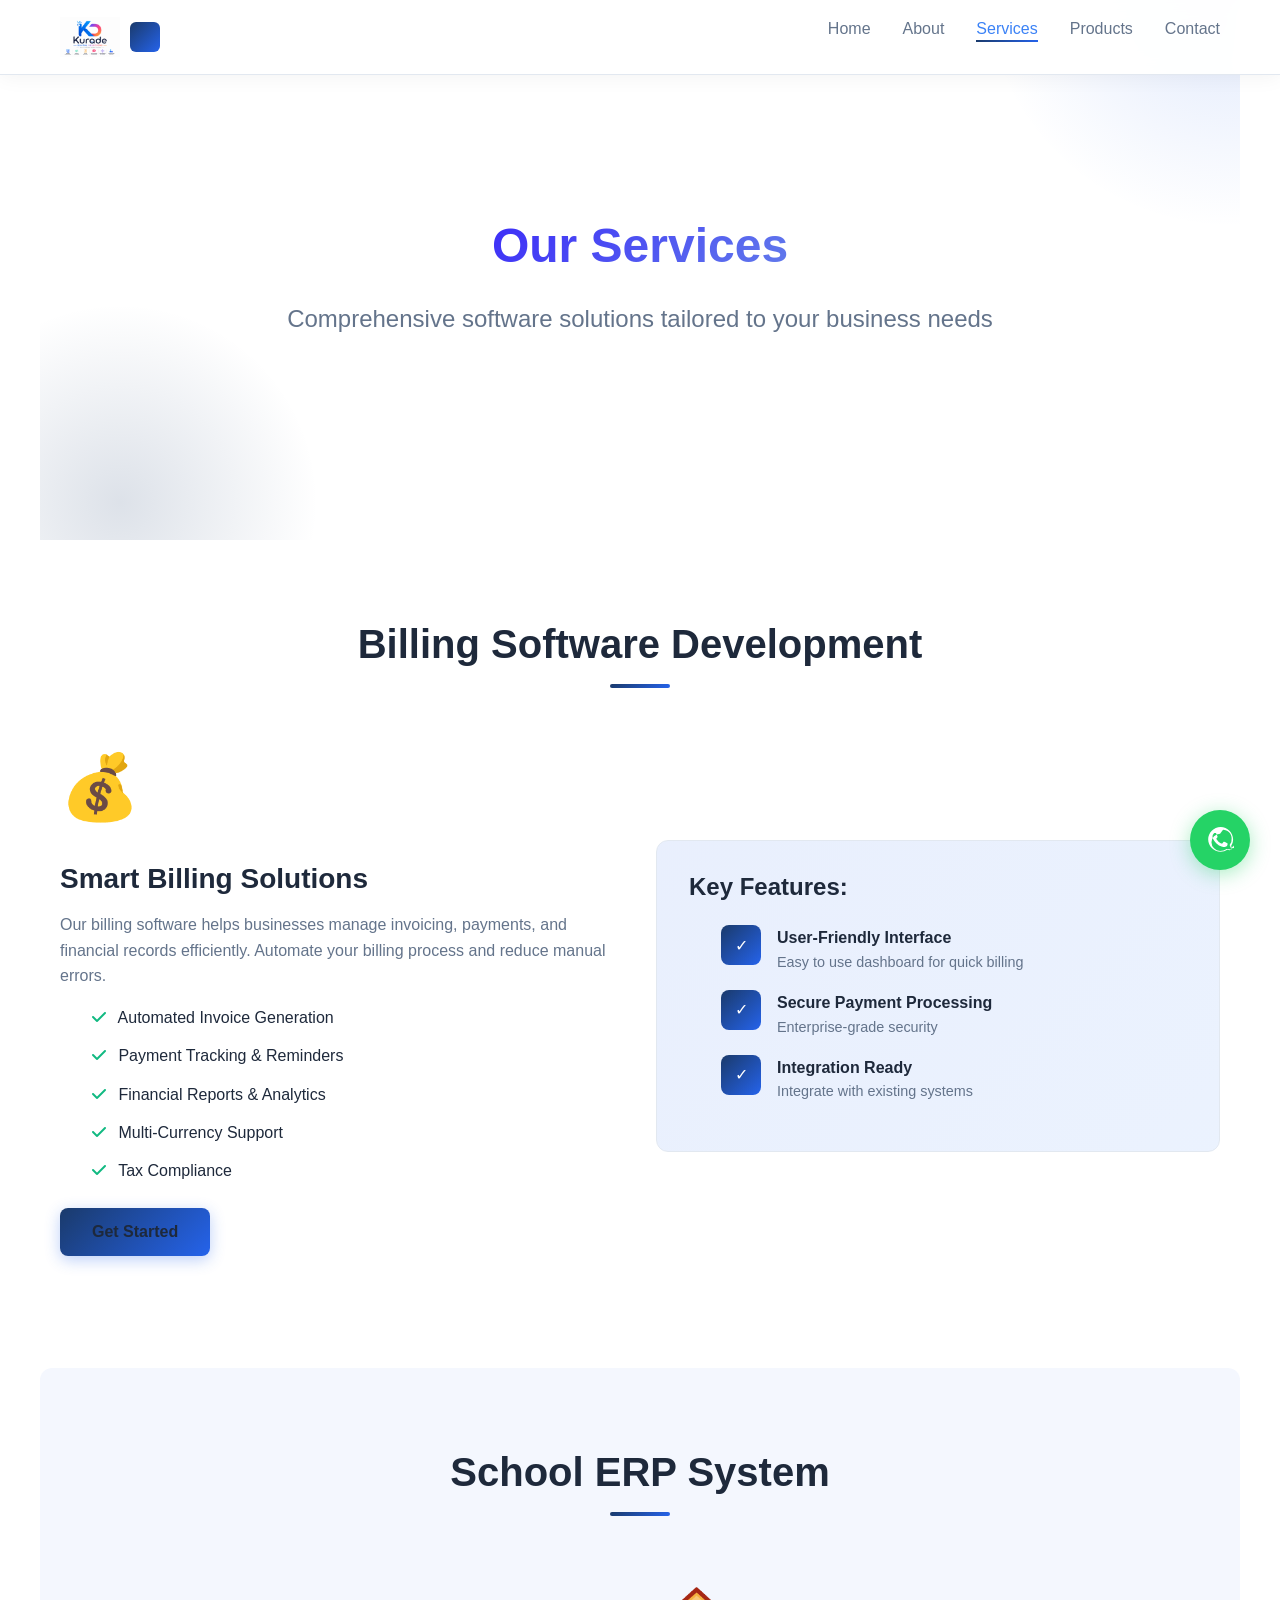
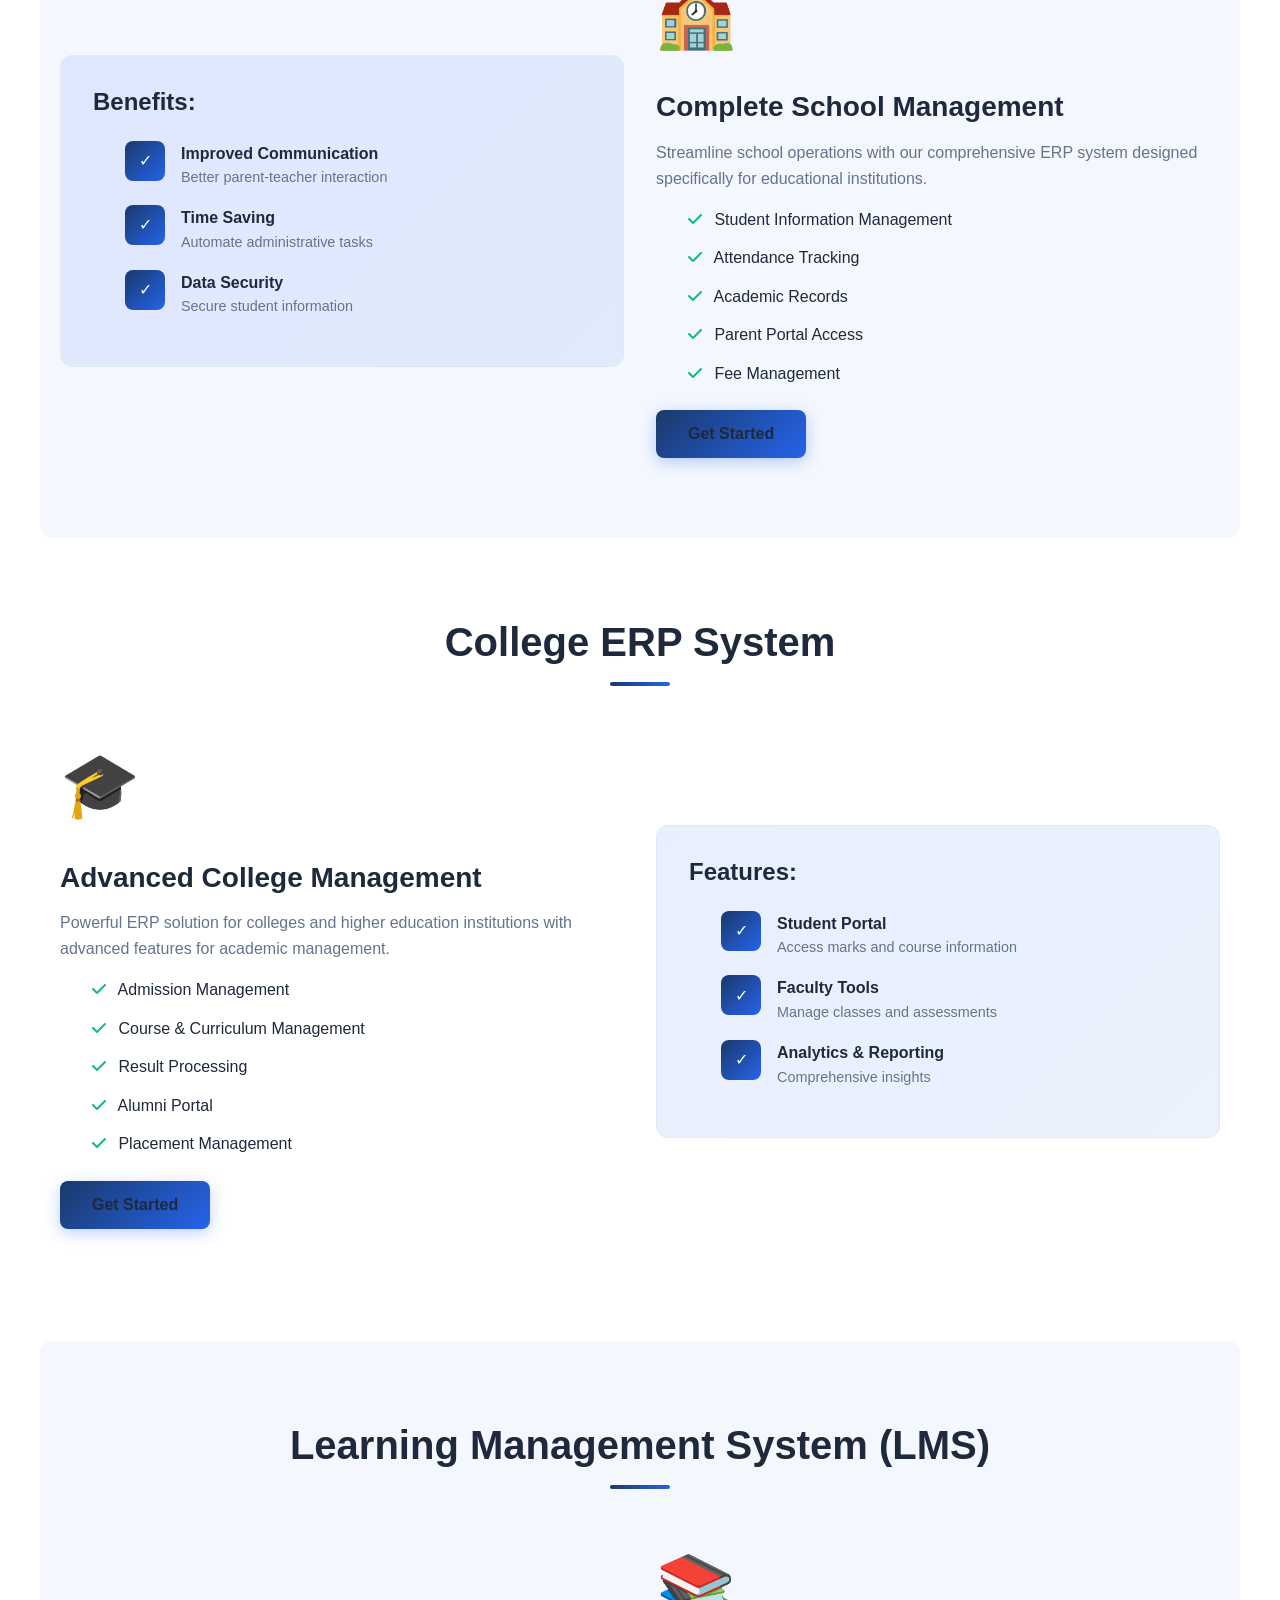
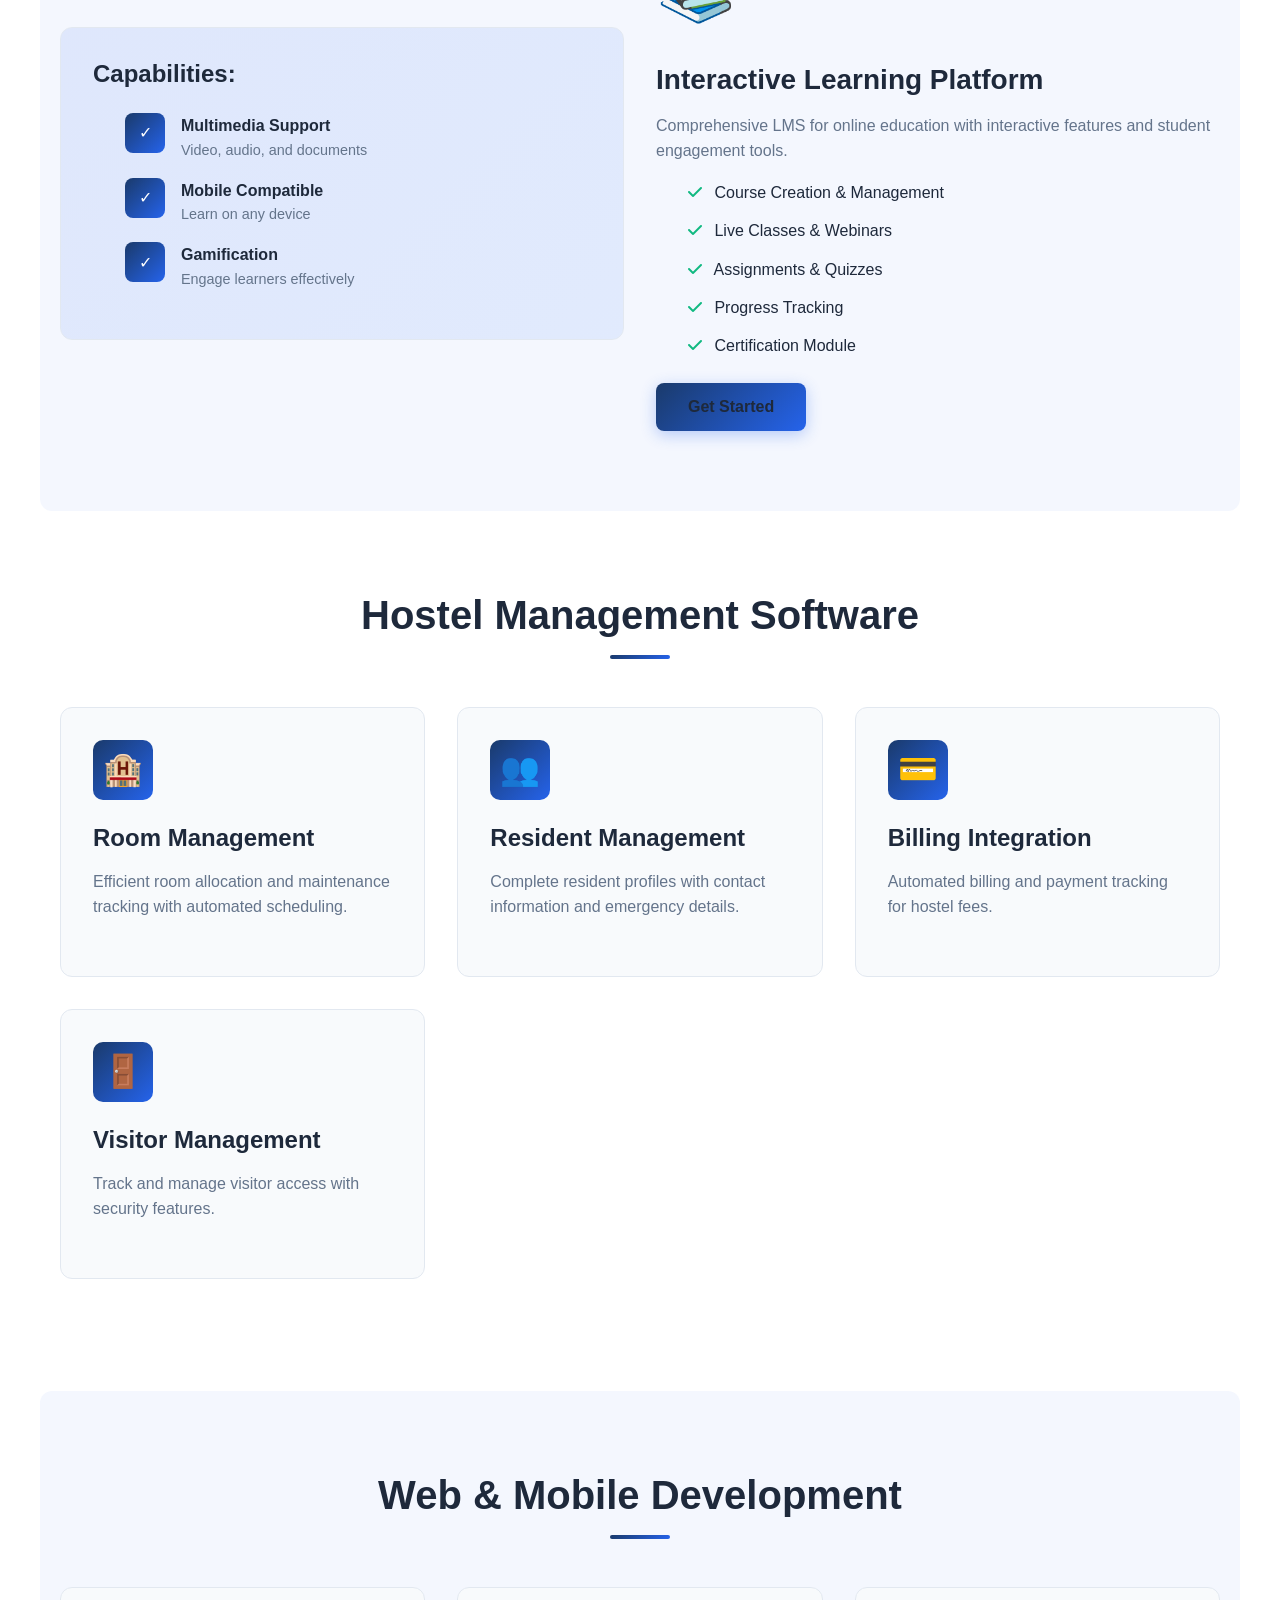
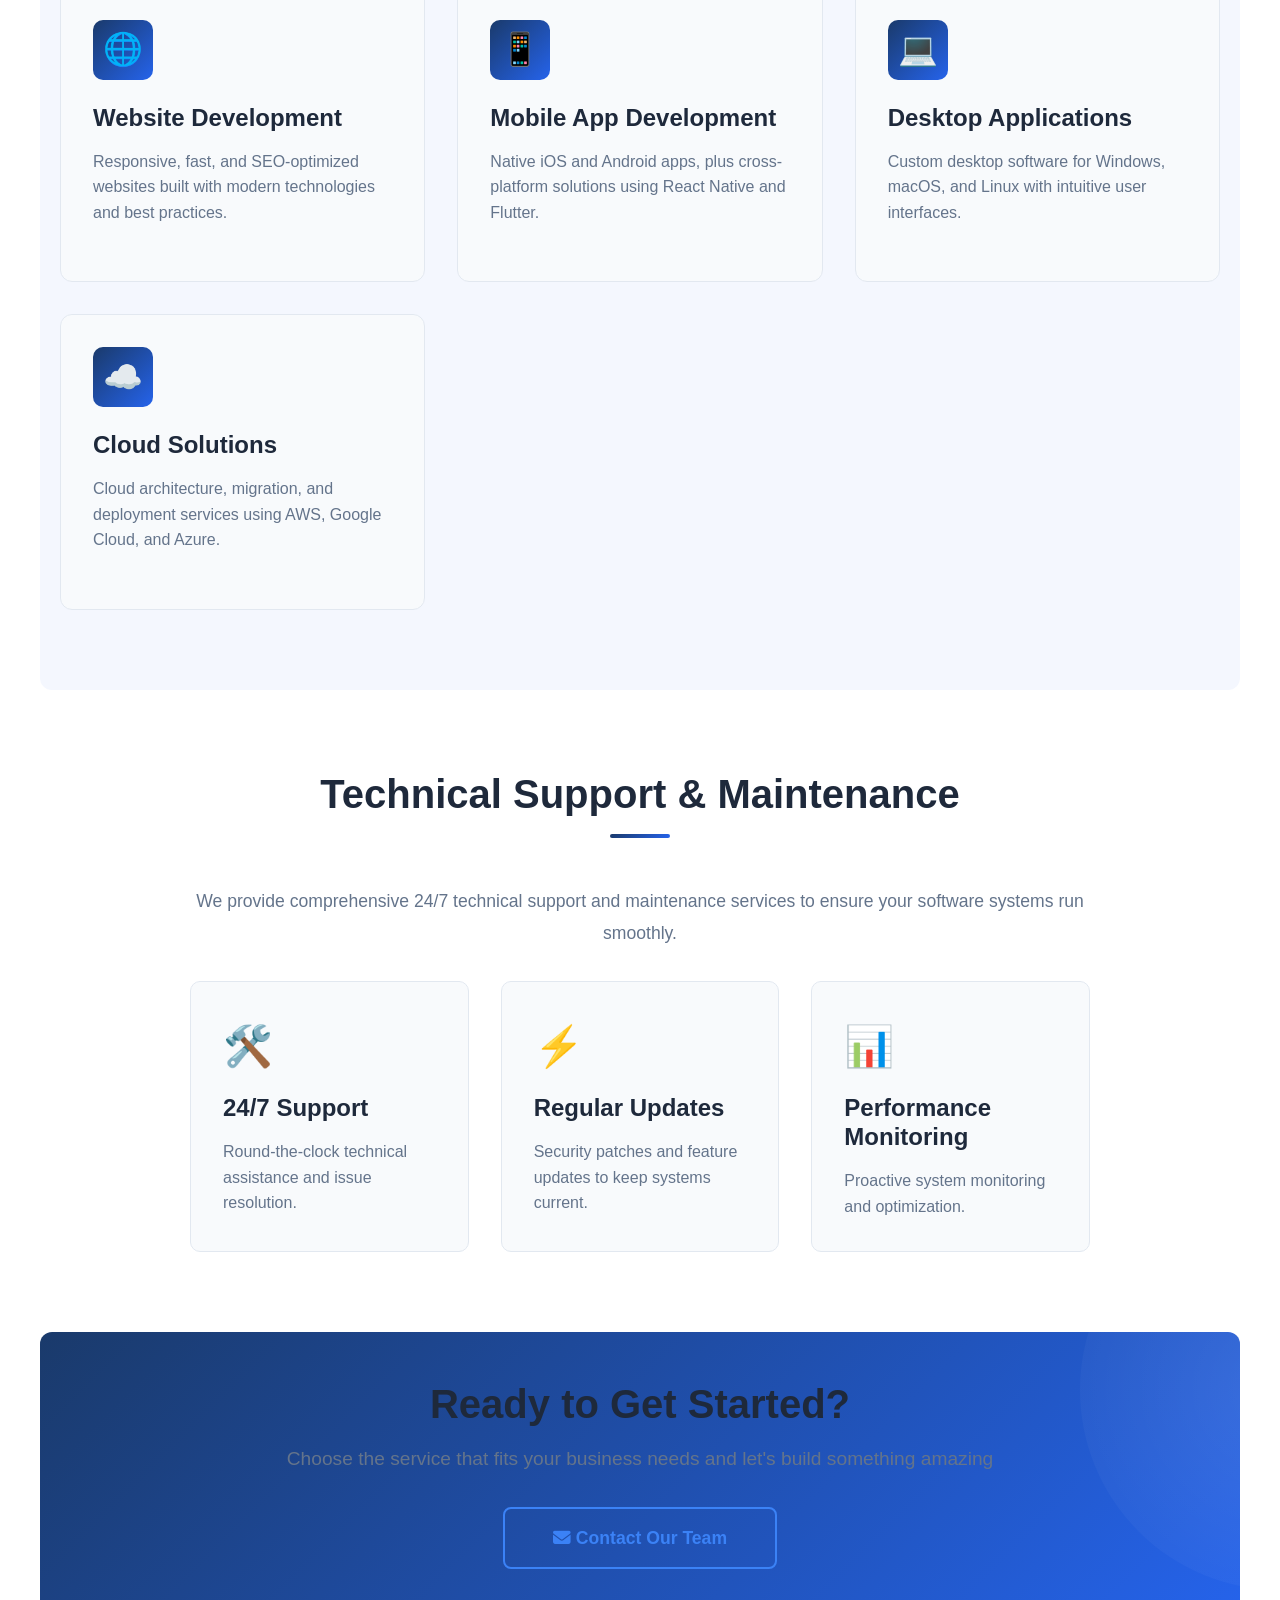
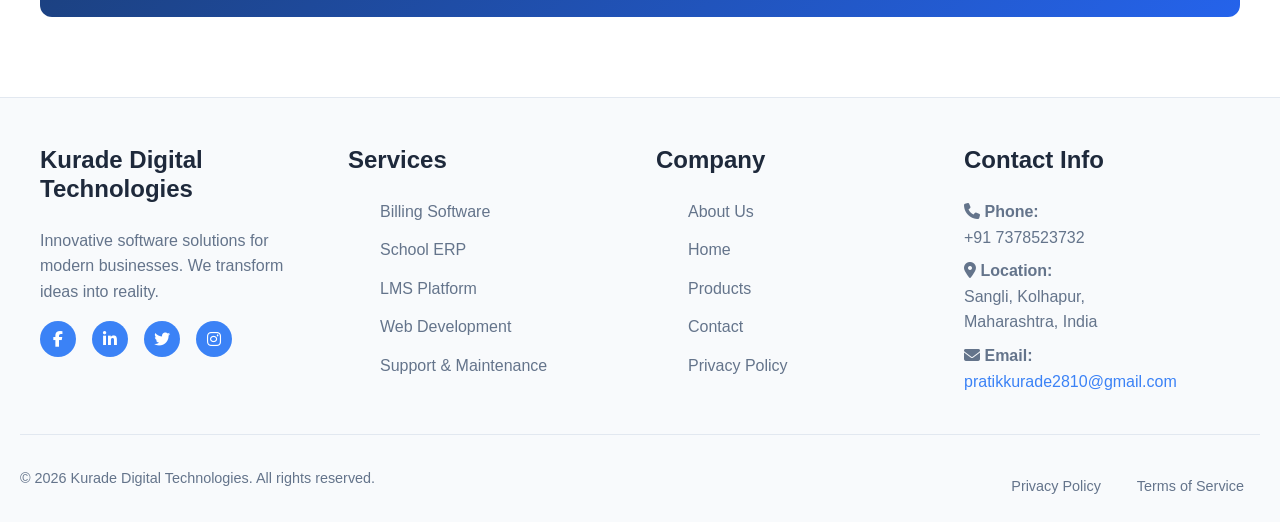
<file: services.html>
<!DOCTYPE html>
<html lang="en">
<head>
    <meta charset="UTF-8">
    <meta name="viewport" content="width=device-width, initial-scale=1.0">
    <meta name="description" content="Our Services - Software Development, ERP, LMS, Billing Software, and more by Kurade Digital Technologies">
    <meta name="keywords" content="services, software development, ERP, LMS, billing software, web development, mobile apps">
    <meta property="og:title" content="Our Services - Kurade Digital Technologies">
    <meta property="og:description" content="Comprehensive software solutions for businesses - ERP, LMS, Billing, Web and Mobile Development">
    <meta property="og:type" content="website">
    
    <title>Services - Kurade Digital Technologies</title>
    
    <link href="https://cdnjs.cloudflare.com/ajax/libs/bootstrap/5.3.0/css/bootstrap.min.css" rel="stylesheet">
    <link href="https://cdnjs.cloudflare.com/ajax/libs/font-awesome/6.4.0/css/all.min.css" rel="stylesheet">
    <link rel="stylesheet" href="style.css">
</head>
<body>

<!-- Loading Animation -->
<div class="loading">
    <div class="loading-spinner"></div>
</div>
<div class="loading-overlay"></div>

<!-- Navigation -->
<nav>
    <div class="navbar-container">
        <div class="logo">
            <img src="Logo.png" alt="Kurade Digital Logo" class="logo-img">
            <span class="logo-text">Kurade Digital</span>
        </div>
        <ul class="nav-links">
            <li><a href="index.html">Home</a></li>
            <li><a href="about.html">About</a></li>
            <li><a href="services.html" class="active">Services</a></li>
            <li><a href="products.html">Products</a></li>
            <li><a href="contact.html">Contact</a></li>
        </ul>
        <button class="nav-toggle" aria-label="Toggle Navigation">
            <span></span>
            <span></span>
            <span></span>
        </button>
    </div>
</nav>

<!-- Hero Section -->
<section class="hero" style="min-height: 60vh; padding: 100px 20px 40px;">
    <div class="hero-content">
        <h1 style="font-size: 3rem;">Our Services</h1>
        <p class="subtitle">Comprehensive software solutions tailored to your business needs</p>
    </div>
</section>

<!-- Billing Software Service -->
<section id="billing" class="services">
    <div class="section-title">
        <h2>Billing Software Development</h2>
        <div class="divider"></div>
    </div>
    <div style="display: grid; grid-template-columns: repeat(auto-fit, minmax(300px, 1fr)); gap: 2rem; align-items: center;">
        <div class="scroll-reveal">
            <div style="font-size: 4rem; margin-bottom: 1.5rem;">💰</div>
            <h3 style="margin-bottom: 1rem;">Smart Billing Solutions</h3>
            <p style="margin-bottom: 1rem;">
                Our billing software helps businesses manage invoicing, payments, and financial records efficiently. 
                Automate your billing process and reduce manual errors.
            </p>
            <ul style="list-style: none; margin-bottom: 1.5rem;">
                <li style="margin-bottom: 0.8rem;"><i class="fas fa-check" style="color: var(--success-color); margin-right: 0.5rem;"></i> Automated Invoice Generation</li>
                <li style="margin-bottom: 0.8rem;"><i class="fas fa-check" style="color: var(--success-color); margin-right: 0.5rem;"></i> Payment Tracking & Reminders</li>
                <li style="margin-bottom: 0.8rem;"><i class="fas fa-check" style="color: var(--success-color); margin-right: 0.5rem;"></i> Financial Reports & Analytics</li>
                <li style="margin-bottom: 0.8rem;"><i class="fas fa-check" style="color: var(--success-color); margin-right: 0.5rem;"></i> Multi-Currency Support</li>
                <li style="margin-bottom: 0.8rem;"><i class="fas fa-check" style="color: var(--success-color); margin-right: 0.5rem;"></i> Tax Compliance</li>
            </ul>
            <a href="contact.html" class="btn btn-primary">Get Started</a>
        </div>
        <div class="scroll-reveal">
            <div style="background: linear-gradient(135deg, rgba(37, 99, 235, 0.1), rgba(59, 130, 246, 0.1)); border: 1px solid var(--border-color); border-radius: 12px; padding: 2rem; height: 100%;">
                <h4 style="margin-bottom: 1.5rem;">Key Features:</h4>
                <ul style="list-style: none;">
                    <li style="margin-bottom: 1rem; display: flex; gap: 1rem; align-items: flex-start;">
                        <div style="width: 40px; height: 40px; background: var(--gradient-primary); border-radius: 8px; display: flex; align-items: center; justify-content: center; color: white; flex-shrink: 0;">✓</div>
                        <div>
                            <strong>User-Friendly Interface</strong>
                            <p style="color: var(--text-secondary); margin: 0; font-size: 0.9rem;">Easy to use dashboard for quick billing</p>
                        </div>
                    </li>
                    <li style="margin-bottom: 1rem; display: flex; gap: 1rem; align-items: flex-start;">
                        <div style="width: 40px; height: 40px; background: var(--gradient-primary); border-radius: 8px; display: flex; align-items: center; justify-content: center; color: white; flex-shrink: 0;">✓</div>
                        <div>
                            <strong>Secure Payment Processing</strong>
                            <p style="color: var(--text-secondary); margin: 0; font-size: 0.9rem;">Enterprise-grade security</p>
                        </div>
                    </li>
                    <li style="margin-bottom: 1rem; display: flex; gap: 1rem; align-items: flex-start;">
                        <div style="width: 40px; height: 40px; background: var(--gradient-primary); border-radius: 8px; display: flex; align-items: center; justify-content: center; color: white; flex-shrink: 0;">✓</div>
                        <div>
                            <strong>Integration Ready</strong>
                            <p style="color: var(--text-secondary); margin: 0; font-size: 0.9rem;">Integrate with existing systems</p>
                        </div>
                    </li>
                </ul>
            </div>
        </div>
    </div>
</section>

<!-- School ERP Service -->
<section id="school-erp" class="services" style="background: rgba(37, 99, 235, 0.05); margin-top: 2rem; border-radius: 12px;">
    <div class="section-title">
        <h2>School ERP System</h2>
        <div class="divider"></div>
    </div>
    <div style="display: grid; grid-template-columns: repeat(auto-fit, minmax(300px, 1fr)); gap: 2rem; align-items: center;">
        <div class="scroll-reveal" style="order: 2;">
            <div style="font-size: 4rem; margin-bottom: 1.5rem;">🏫</div>
            <h3 style="margin-bottom: 1rem;">Complete School Management</h3>
            <p style="margin-bottom: 1rem;">
                Streamline school operations with our comprehensive ERP system designed specifically for educational institutions.
            </p>
            <ul style="list-style: none; margin-bottom: 1.5rem;">
                <li style="margin-bottom: 0.8rem;"><i class="fas fa-check" style="color: var(--success-color); margin-right: 0.5rem;"></i> Student Information Management</li>
                <li style="margin-bottom: 0.8rem;"><i class="fas fa-check" style="color: var(--success-color); margin-right: 0.5rem;"></i> Attendance Tracking</li>
                <li style="margin-bottom: 0.8rem;"><i class="fas fa-check" style="color: var(--success-color); margin-right: 0.5rem;"></i> Academic Records</li>
                <li style="margin-bottom: 0.8rem;"><i class="fas fa-check" style="color: var(--success-color); margin-right: 0.5rem;"></i> Parent Portal Access</li>
                <li style="margin-bottom: 0.8rem;"><i class="fas fa-check" style="color: var(--success-color); margin-right: 0.5rem;"></i> Fee Management</li>
            </ul>
            <a href="contact.html" class="btn btn-primary">Get Started</a>
        </div>
        <div class="scroll-reveal" style="order: 1;">
            <div style="background: linear-gradient(135deg, rgba(37, 99, 235, 0.1), rgba(59, 130, 246, 0.1)); border: 1px solid var(--border-color); border-radius: 12px; padding: 2rem; height: 100%;">
                <h4 style="margin-bottom: 1.5rem;">Benefits:</h4>
                <ul style="list-style: none;">
                    <li style="margin-bottom: 1rem; display: flex; gap: 1rem; align-items: flex-start;">
                        <div style="width: 40px; height: 40px; background: var(--gradient-primary); border-radius: 8px; display: flex; align-items: center; justify-content: center; color: white; flex-shrink: 0;">✓</div>
                        <div>
                            <strong>Improved Communication</strong>
                            <p style="color: var(--text-secondary); margin: 0; font-size: 0.9rem;">Better parent-teacher interaction</p>
                        </div>
                    </li>
                    <li style="margin-bottom: 1rem; display: flex; gap: 1rem; align-items: flex-start;">
                        <div style="width: 40px; height: 40px; background: var(--gradient-primary); border-radius: 8px; display: flex; align-items: center; justify-content: center; color: white; flex-shrink: 0;">✓</div>
                        <div>
                            <strong>Time Saving</strong>
                            <p style="color: var(--text-secondary); margin: 0; font-size: 0.9rem;">Automate administrative tasks</p>
                        </div>
                    </li>
                    <li style="margin-bottom: 1rem; display: flex; gap: 1rem; align-items: flex-start;">
                        <div style="width: 40px; height: 40px; background: var(--gradient-primary); border-radius: 8px; display: flex; align-items: center; justify-content: center; color: white; flex-shrink: 0;">✓</div>
                        <div>
                            <strong>Data Security</strong>
                            <p style="color: var(--text-secondary); margin: 0; font-size: 0.9rem;">Secure student information</p>
                        </div>
                    </li>
                </ul>
            </div>
        </div>
    </div>
</section>

<!-- College ERP Service -->
<section id="college-erp" class="services">
    <div class="section-title">
        <h2>College ERP System</h2>
        <div class="divider"></div>
    </div>
    <div style="display: grid; grid-template-columns: repeat(auto-fit, minmax(300px, 1fr)); gap: 2rem; align-items: center;">
        <div class="scroll-reveal">
            <div style="font-size: 4rem; margin-bottom: 1.5rem;">🎓</div>
            <h3 style="margin-bottom: 1rem;">Advanced College Management</h3>
            <p style="margin-bottom: 1rem;">
                Powerful ERP solution for colleges and higher education institutions with advanced features for academic management.
            </p>
            <ul style="list-style: none; margin-bottom: 1.5rem;">
                <li style="margin-bottom: 0.8rem;"><i class="fas fa-check" style="color: var(--success-color); margin-right: 0.5rem;"></i> Admission Management</li>
                <li style="margin-bottom: 0.8rem;"><i class="fas fa-check" style="color: var(--success-color); margin-right: 0.5rem;"></i> Course & Curriculum Management</li>
                <li style="margin-bottom: 0.8rem;"><i class="fas fa-check" style="color: var(--success-color); margin-right: 0.5rem;"></i> Result Processing</li>
                <li style="margin-bottom: 0.8rem;"><i class="fas fa-check" style="color: var(--success-color); margin-right: 0.5rem;"></i> Alumni Portal</li>
                <li style="margin-bottom: 0.8rem;"><i class="fas fa-check" style="color: var(--success-color); margin-right: 0.5rem;"></i> Placement Management</li>
            </ul>
            <a href="contact.html" class="btn btn-primary">Get Started</a>
        </div>
        <div class="scroll-reveal">
            <div style="background: linear-gradient(135deg, rgba(37, 99, 235, 0.1), rgba(59, 130, 246, 0.1)); border: 1px solid var(--border-color); border-radius: 12px; padding: 2rem; height: 100%;">
                <h4 style="margin-bottom: 1.5rem;">Features:</h4>
                <ul style="list-style: none;">
                    <li style="margin-bottom: 1rem; display: flex; gap: 1rem; align-items: flex-start;">
                        <div style="width: 40px; height: 40px; background: var(--gradient-primary); border-radius: 8px; display: flex; align-items: center; justify-content: center; color: white; flex-shrink: 0;">✓</div>
                        <div>
                            <strong>Student Portal</strong>
                            <p style="color: var(--text-secondary); margin: 0; font-size: 0.9rem;">Access marks and course information</p>
                        </div>
                    </li>
                    <li style="margin-bottom: 1rem; display: flex; gap: 1rem; align-items: flex-start;">
                        <div style="width: 40px; height: 40px; background: var(--gradient-primary); border-radius: 8px; display: flex; align-items: center; justify-content: center; color: white; flex-shrink: 0;">✓</div>
                        <div>
                            <strong>Faculty Tools</strong>
                            <p style="color: var(--text-secondary); margin: 0; font-size: 0.9rem;">Manage classes and assessments</p>
                        </div>
                    </li>
                    <li style="margin-bottom: 1rem; display: flex; gap: 1rem; align-items: flex-start;">
                        <div style="width: 40px; height: 40px; background: var(--gradient-primary); border-radius: 8px; display: flex; align-items: center; justify-content: center; color: white; flex-shrink: 0;">✓</div>
                        <div>
                            <strong>Analytics & Reporting</strong>
                            <p style="color: var(--text-secondary); margin: 0; font-size: 0.9rem;">Comprehensive insights</p>
                        </div>
                    </li>
                </ul>
            </div>
        </div>
    </div>
</section>

<!-- LMS Service -->
<section id="lms" class="services" style="background: rgba(37, 99, 235, 0.05); margin-top: 2rem; border-radius: 12px;">
    <div class="section-title">
        <h2>Learning Management System (LMS)</h2>
        <div class="divider"></div>
    </div>
    <div style="display: grid; grid-template-columns: repeat(auto-fit, minmax(300px, 1fr)); gap: 2rem; align-items: center;">
        <div class="scroll-reveal" style="order: 2;">
            <div style="font-size: 4rem; margin-bottom: 1.5rem;">📚</div>
            <h3 style="margin-bottom: 1rem;">Interactive Learning Platform</h3>
            <p style="margin-bottom: 1rem;">
                Comprehensive LMS for online education with interactive features and student engagement tools.
            </p>
            <ul style="list-style: none; margin-bottom: 1.5rem;">
                <li style="margin-bottom: 0.8rem;"><i class="fas fa-check" style="color: var(--success-color); margin-right: 0.5rem;"></i> Course Creation & Management</li>
                <li style="margin-bottom: 0.8rem;"><i class="fas fa-check" style="color: var(--success-color); margin-right: 0.5rem;"></i> Live Classes & Webinars</li>
                <li style="margin-bottom: 0.8rem;"><i class="fas fa-check" style="color: var(--success-color); margin-right: 0.5rem;"></i> Assignments & Quizzes</li>
                <li style="margin-bottom: 0.8rem;"><i class="fas fa-check" style="color: var(--success-color); margin-right: 0.5rem;"></i> Progress Tracking</li>
                <li style="margin-bottom: 0.8rem;"><i class="fas fa-check" style="color: var(--success-color); margin-right: 0.5rem;"></i> Certification Module</li>
            </ul>
            <a href="contact.html" class="btn btn-primary">Get Started</a>
        </div>
        <div class="scroll-reveal" style="order: 1;">
            <div style="background: linear-gradient(135deg, rgba(37, 99, 235, 0.1), rgba(59, 130, 246, 0.1)); border: 1px solid var(--border-color); border-radius: 12px; padding: 2rem; height: 100%;">
                <h4 style="margin-bottom: 1.5rem;">Capabilities:</h4>
                <ul style="list-style: none;">
                    <li style="margin-bottom: 1rem; display: flex; gap: 1rem; align-items: flex-start;">
                        <div style="width: 40px; height: 40px; background: var(--gradient-primary); border-radius: 8px; display: flex; align-items: center; justify-content: center; color: white; flex-shrink: 0;">✓</div>
                        <div>
                            <strong>Multimedia Support</strong>
                            <p style="color: var(--text-secondary); margin: 0; font-size: 0.9rem;">Video, audio, and documents</p>
                        </div>
                    </li>
                    <li style="margin-bottom: 1rem; display: flex; gap: 1rem; align-items: flex-start;">
                        <div style="width: 40px; height: 40px; background: var(--gradient-primary); border-radius: 8px; display: flex; align-items: center; justify-content: center; color: white; flex-shrink: 0;">✓</div>
                        <div>
                            <strong>Mobile Compatible</strong>
                            <p style="color: var(--text-secondary); margin: 0; font-size: 0.9rem;">Learn on any device</p>
                        </div>
                    </li>
                    <li style="margin-bottom: 1rem; display: flex; gap: 1rem; align-items: flex-start;">
                        <div style="width: 40px; height: 40px; background: var(--gradient-primary); border-radius: 8px; display: flex; align-items: center; justify-content: center; color: white; flex-shrink: 0;">✓</div>
                        <div>
                            <strong>Gamification</strong>
                            <p style="color: var(--text-secondary); margin: 0; font-size: 0.9rem;">Engage learners effectively</p>
                        </div>
                    </li>
                </ul>
            </div>
        </div>
    </div>
</section>

<!-- Hostel Management Service -->
<section id="hostel" class="services">
    <div class="section-title">
        <h2>Hostel Management Software</h2>
        <div class="divider"></div>
    </div>
    <div class="services-grid">
        <div class="service-card scroll-reveal">
            <div class="service-icon">🏨</div>
            <h3>Room Management</h3>
            <p>Efficient room allocation and maintenance tracking with automated scheduling.</p>
        </div>
        <div class="service-card scroll-reveal">
            <div class="service-icon">👥</div>
            <h3>Resident Management</h3>
            <p>Complete resident profiles with contact information and emergency details.</p>
        </div>
        <div class="service-card scroll-reveal">
            <div class="service-icon">💳</div>
            <h3>Billing Integration</h3>
            <p>Automated billing and payment tracking for hostel fees.</p>
        </div>
        <div class="service-card scroll-reveal">
            <div class="service-icon">🚪</div>
            <h3>Visitor Management</h3>
            <p>Track and manage visitor access with security features.</p>
        </div>
    </div>
</section>

<!-- Web & Mobile Development Services -->
<section id="web" class="services" style="background: rgba(37, 99, 235, 0.05); margin-top: 2rem; border-radius: 12px;">
    <div class="section-title">
        <h2>Web & Mobile Development</h2>
        <div class="divider"></div>
    </div>
    <div class="services-grid">
        <div class="service-card scroll-reveal">
            <div class="service-icon">🌐</div>
            <h3>Website Development</h3>
            <p>Responsive, fast, and SEO-optimized websites built with modern technologies and best practices.</p>
        </div>
        <div class="service-card scroll-reveal">
            <div class="service-icon">📱</div>
            <h3>Mobile App Development</h3>
            <p>Native iOS and Android apps, plus cross-platform solutions using React Native and Flutter.</p>
        </div>
        <div class="service-card scroll-reveal">
            <div class="service-icon">💻</div>
            <h3>Desktop Applications</h3>
            <p>Custom desktop software for Windows, macOS, and Linux with intuitive user interfaces.</p>
        </div>
        <div class="service-card scroll-reveal">
            <div class="service-icon">☁️</div>
            <h3>Cloud Solutions</h3>
            <p>Cloud architecture, migration, and deployment services using AWS, Google Cloud, and Azure.</p>
        </div>
    </div>
</section>

<!-- Support Service -->
<section id="support" class="services">
    <div class="section-title">
        <h2>Technical Support & Maintenance</h2>
        <div class="divider"></div>
    </div>
    <div style="max-width: 900px; margin: 0 auto;">
        <p style="font-size: 1.1rem; line-height: 1.8; margin-bottom: 2rem; text-align: center;">
            We provide comprehensive 24/7 technical support and maintenance services to ensure your software systems run smoothly.
        </p>
        <div style="display: grid; grid-template-columns: repeat(auto-fit, minmax(250px, 1fr)); gap: 2rem;">
            <div class="scroll-reveal" style="padding: 2rem; background: var(--card-bg); border: 1px solid var(--border-color); border-radius: 10px;">
                <div style="font-size: 2.5rem; margin-bottom: 1rem;">🛠️</div>
                <h4>24/7 Support</h4>
                <p style="color: var(--text-secondary); margin-bottom: 0;">Round-the-clock technical assistance and issue resolution.</p>
            </div>
            <div class="scroll-reveal" style="padding: 2rem; background: var(--card-bg); border: 1px solid var(--border-color); border-radius: 10px;">
                <div style="font-size: 2.5rem; margin-bottom: 1rem;">⚡</div>
                <h4>Regular Updates</h4>
                <p style="color: var(--text-secondary); margin-bottom: 0;">Security patches and feature updates to keep systems current.</p>
            </div>
            <div class="scroll-reveal" style="padding: 2rem; background: var(--card-bg); border: 1px solid var(--border-color); border-radius: 10px;">
                <div style="font-size: 2.5rem; margin-bottom: 1rem;">📊</div>
                <h4>Performance Monitoring</h4>
                <p style="color: var(--text-secondary); margin-bottom: 0;">Proactive system monitoring and optimization.</p>
            </div>
        </div>
    </div>
</section>

<!-- Call To Action -->
<section class="cta scroll-reveal">
    <h2>Ready to Get Started?</h2>
    <p>Choose the service that fits your business needs and let's build something amazing</p>
    <a href="contact.html" class="btn btn-outline btn-lg">
        <i class="fas fa-envelope"></i> Contact Our Team
    </a>
</section>

<!-- Footer -->
<footer>
    <div class="footer-content">
        <div class="footer-section">
            <h4>Kurade Digital Technologies</h4>
            <p>Innovative software solutions for modern businesses. We transform ideas into reality.</p>
            <div style="display: flex; gap: 1rem; margin-top: 1rem;">
                <a href="#" title="Facebook" style="width: 36px; height: 36px; background: var(--accent-color); border-radius: 50%; display: flex; align-items: center; justify-content: center; color: white;">
                    <i class="fab fa-facebook-f"></i>
                </a>
                <a href="#" title="LinkedIn" style="width: 36px; height: 36px; background: var(--accent-color); border-radius: 50%; display: flex; align-items: center; justify-content: center; color: white;">
                    <i class="fab fa-linkedin-in"></i>
                </a>
                <a href="#" title="Twitter" style="width: 36px; height: 36px; background: var(--accent-color); border-radius: 50%; display: flex; align-items: center; justify-content: center; color: white;">
                    <i class="fab fa-twitter"></i>
                </a>
                <a href="#" title="Instagram" style="width: 36px; height: 36px; background: var(--accent-color); border-radius: 50%; display: flex; align-items: center; justify-content: center; color: white;">
                    <i class="fab fa-instagram"></i>
                </a>
            </div>
        </div>
        <div class="footer-section">
            <h4>Services</h4>
            <ul>
                <li><a href="#billing">Billing Software</a></li>
                <li><a href="#school-erp">School ERP</a></li>
                <li><a href="#lms">LMS Platform</a></li>
                <li><a href="#web">Web Development</a></li>
                <li><a href="#support">Support & Maintenance</a></li>
            </ul>
        </div>
        <div class="footer-section">
            <h4>Company</h4>
            <ul>
                <li><a href="about.html">About Us</a></li>
                <li><a href="index.html">Home</a></li>
                <li><a href="products.html">Products</a></li>
                <li><a href="contact.html">Contact</a></li>
                <li><a href="#">Privacy Policy</a></li>
            </ul>
        </div>
        <div class="footer-section">
            <h4>Contact Info</h4>
            <p>
                <i class="fas fa-phone"></i> <strong>Phone:</strong><br>
                +91 7378523732
            </p>
            <p>
                <i class="fas fa-map-marker-alt"></i> <strong>Location:</strong><br>
                Sangli, Kolhapur,<br>
                Maharashtra, India
            </p>
            <p>
                <i class="fas fa-envelope"></i> <strong>Email:</strong><br>
                <a href="mailto:pratikkurade2810@gmail.com">pratikkurade2810@gmail.com</a>
            </p>
        </div>
    </div>
    <div class="footer-divider">
        <p>&copy; 2026 Kurade Digital Technologies. All rights reserved.</p>
        <div>
            <a href="#" style="margin: 0 1rem; color: var(--text-secondary);">Privacy Policy</a>
            <a href="#" style="margin: 0 1rem; color: var(--text-secondary);">Terms of Service</a>
        </div>
    </div>
</footer>

<!-- WhatsApp Floating Button -->
<div class="whatsapp-float" title="Chat on WhatsApp">
    <svg xmlns="http://www.w3.org/2000/svg" viewBox="0 0 24 24">
        <path d="M17.472 14.382c-.297-.149-1.758-.867-2.03-.967-.273-.099-.471-.148-.67.15-.197.297-.767.966-.94 1.164-.173.199-.347.223-.644.075-.297-.15-1.255-.463-2.39-1.475-.883-.788-1.48-1.761-1.653-2.059-.173-.297-.018-.458.13-.606.134-.133.298-.347.446-.52.149-.174.198-.298.298-.497.099-.198.05-.371-.025-.52-.075-.149-.669-1.612-.916-2.207-.242-.579-.487-.5-.67-.51-.173-.008-.371-.01-.57-.01-.198 0-.52.074-.792.372-.272.297-1.04 1.016-1.04 2.479 0 1.462 1.065 2.875 1.213 3.074.149.198 2.096 3.2 5.076 4.487.709.306 1.262.489 1.694.625.712.227 1.36.195 1.871.118.571-.085 1.758-.719 2.006-1.413.248-.694.248-1.289.173-1.413-.074-.124-.272-.198-.57-.347m-5.421-7.403h-.004a6.963 6.963 0 00-6.869 6.875 6.961 6.961 0 006.875 6.868h.004c1.902 0 3.718-.55 5.258-1.594l.036-.023 3.861.586-1.514-3.738.024-.038a6.963 6.963 0 001.594-5.235c0-3.792-3.083-6.875-6.875-6.875m5.423 16.309l-1.925-.29-.068.043a9.958 9.958 0 01-5.359 1.599c-5.487 0-9.975-4.488-9.975-9.975 0-5.487 4.488-9.975 9.975-9.975 5.487 0 9.975 4.488 9.975 9.975 0 1.862-.52 3.66-1.511 5.169l.042.068.289 1.925 1.925-.288-.288-1.925z"/>
    </svg>
</div>

<!-- Bootstrap JS -->
<script src="https://cdnjs.cloudflare.com/ajax/libs/bootstrap/5.3.0/js/bootstrap.bundle.min.js"></script>
<!-- Main JS -->
<script src="script.js"></script>

</body>
</html>
</file>
<file: style.css>
/* =====================================================
   KURADE DIGITAL TECHNOLOGIES - MAIN STYLESHEET
   ===================================================== */

/* ==================== VARIABLES & ROOT ==================== */
:root {
  --primary-color: #1a3a6b;
  --secondary-color: #2563eb;
  --accent-color: #3b82f6;
  --dark-bg: #ffffff;
  --card-bg: #f8fafc;
  --text-primary: #1e293b;
  --text-secondary: #64748b;
  --border-color: #e2e8f0;
  --success-color: #10b981;
  --danger-color: #ef4444;
  --warning-color: #f59e0b;
  --transition: all 0.3s cubic-bezier(0.4, 0, 0.2, 1);
  --gradient-primary: linear-gradient(135deg, #1a3a6b 0%, #2563eb 100%);
  --gradient-secondary: linear-gradient(135deg, #2563eb 0%, #3b82f6 100%);
}

/* ==================== GLOBAL STYLES ==================== */
* {
  margin: 0;
  padding: 0;
  box-sizing: border-box;
}

html {
  scroll-behavior: smooth;
  font-size: 16px;
}

body {
  font-family: 'Segoe UI', Tahoma, Geneva, Verdana, sans-serif;
  background: #ffffff;
  color: var(--text-primary);
  line-height: 1.6;
  overflow-x: hidden;
}

/* Scrollbar Styling */
::-webkit-scrollbar {
  width: 10px;
  height: 10px;
}

::-webkit-scrollbar-track {
  background: #f1f5f9;
}

::-webkit-scrollbar-thumb {
  background: var(--secondary-color);
  border-radius: 5px;
}

::-webkit-scrollbar-thumb:hover {
  background: var(--accent-color);
}

/* Selection Color */
::selection {
  background-color: var(--secondary-color);
  color: var(--text-primary);
}

/* ==================== TYPOGRAPHY ==================== */
h1, h2, h3, h4, h5, h6 {
  font-weight: 700;
  line-height: 1.2;
  margin-bottom: 1rem;
  color: var(--text-primary);
}

h1 {
  font-size: 3.5rem;
}

h2 {
  font-size: 2.5rem;
}

h3 {
  font-size: 1.75rem;
}

h4 {
  font-size: 1.5rem;
}

h5 {
  font-size: 1.25rem;
}

h6 {
  font-size: 1rem;
}

p {
  color: var(--text-secondary);
  margin-bottom: 1rem;
}

a {
  color: var(--accent-color);
  text-decoration: none;
  transition: var(--transition);
}

a:hover {
  color: var(--secondary-color);
}

/* ==================== BUTTONS ==================== */
.btn {
  display: inline-block;
  padding: 12px 32px;
  border-radius: 8px;
  font-weight: 600;
  cursor: pointer;
  transition: var(--transition);
  border: none;
  font-size: 1rem;
  text-align: center;
  text-decoration: none;
  position: relative;
  overflow: hidden;
}

.btn::before {
  content: '';
  position: absolute;
  top: 0;
  left: -100%;
  width: 100%;
  height: 100%;
  background: rgba(255, 255, 255, 0.2);
  transition: left 0.3s;
  z-index: -1;
}

.btn:hover::before {
  left: 100%;
}

.btn-primary {
  background: var(--gradient-primary);
  color: var(--text-primary);
  box-shadow: 0 4px 15px rgba(37, 99, 235, 0.3);
}

.btn-primary:hover {
  transform: translateY(-2px);
  box-shadow: 0 6px 20px rgba(37, 99, 235, 0.5);
}

.btn-secondary {
  background: rgba(37, 99, 235, 0.2);
  color: var(--accent-color);
  border: 2px solid var(--accent-color);
}

.btn-secondary:hover {
  background: var(--gradient-secondary);
  color: var(--text-primary);
  transform: translateY(-2px);
}

.btn-outline {
  background: transparent;
  color: var(--accent-color);
  border: 2px solid var(--accent-color);
}

.btn-outline:hover {
  background: var(--accent-color);
  color: var(--dark-bg);
}

.btn-lg {
  padding: 16px 48px;
  font-size: 1.1rem;
}

.btn-sm {
  padding: 8px 20px;
  font-size: 0.9rem;
}

.btn:disabled {
  opacity: 0.6;
  cursor: not-allowed;
}

/* ==================== NAVBAR ==================== */
nav {
  background: rgba(255, 255, 255, 0.95);
  backdrop-filter: blur(10px);
  padding: 1rem 0;
  position: fixed;
  width: 100%;
  top: 0;
  z-index: 1000;
  border-bottom: 1px solid var(--border-color);
  box-shadow: 0 2px 20px rgba(0, 0, 0, 0.05);
}

nav.scrolled {
  background: rgba(255, 255, 255, 0.98);
  box-shadow: 0 4px 30px rgba(0, 0, 0, 0.08);
}

.navbar-container {
  max-width: 1200px;
  margin: 0 auto;
  padding: 0 20px;
  display: flex;
  justify-content: space-between;
  align-items: center;
}

.logo {
  font-size: 1.5rem;
  font-weight: 800;
  display: flex;
  align-items: center;
  gap: 10px;
}

.logo-img {
  height: 40px;
  width: auto;
  object-fit: contain;
}

.logo-text {
  background: var(--gradient-primary);
  -webkit-background-clip: text;
  -webkit-text-fill-color: transparent;
  background-clip: text;
}

.logo span {
  width: 30px;
  height: 30px;
  background: var(--gradient-primary);
  border-radius: 6px;
  display: flex;
  align-items: center;
  justify-content: center;
  color: white;
  font-weight: 900;
}

.nav-links {
  display: flex;
  gap: 2rem;
  list-style: none;
  align-items: center;
}

.nav-links a {
  color: var(--text-secondary);
  font-weight: 500;
  transition: var(--transition);
  position: relative;
}

.nav-links a::after {
  content: '';
  position: absolute;
  bottom: -5px;
  left: 0;
  width: 0;
  height: 2px;
  background: var(--gradient-primary);
  transition: width 0.3s;
}

.nav-links a:hover::after,
.nav-links a.active::after {
  width: 100%;
}

.nav-links a:hover,
.nav-links a.active {
  color: var(--accent-color);
}

.nav-toggle {
  display: none;
  flex-direction: column;
  gap: 6px;
  cursor: pointer;
  background: none;
  border: none;
}

.nav-toggle span {
  width: 25px;
  height: 3px;
  background: var(--text-primary);
  border-radius: 2px;
  transition: var(--transition);
}

/* Mobile Navigation */
@media (max-width: 768px) {
  .nav-toggle {
    display: flex;
  }

  .nav-links {
    position: absolute;
    top: 60px;
    left: 0;
    right: 0;
    background: rgba(15, 23, 42, 0.98);
    flex-direction: column;
    gap: 0;
    max-height: 0;
    overflow: hidden;
    transition: max-height 0.3s;
  }

  .nav-links.active {
    max-height: 400px;
  }

  .nav-links li {
    border-bottom: 1px solid var(--border-color);
    width: 100%;
  }

  .nav-links a {
    display: block;
    padding: 15px 20px;
  }

  .nav-links a::after {
    display: none;
  }
}

/* ==================== HERO SECTION ==================== */
.hero {
  min-height: 100vh;
  display: flex;
  align-items: center;
  justify-content: center;
  padding: 100px 20px 50px;
  position: relative;
  overflow: hidden;
}

.hero::before {
  content: '';
  position: absolute;
  top: -50%;
  right: -20%;
  width: 500px;
  height: 500px;
  background: radial-gradient(circle, rgba(37, 99, 235, 0.15) 0%, transparent 70%);
  border-radius: 50%;
  z-index: -1;
  animation: float 6s ease-in-out infinite;
}

.hero::after {
  content: '';
  position: absolute;
  bottom: -30%;
  left: -10%;
  width: 400px;
  height: 400px;
  background: radial-gradient(circle, rgba(26, 58, 107, 0.15) 0%, transparent 70%);
  border-radius: 50%;
  z-index: -1;
  animation: float 8s ease-in-out infinite reverse;
}

.hero-content {
  max-width: 800px;
  text-align: center;
  z-index: 1;
  animation: slideInUp 0.8s ease-out;
}

.hero h1 {
  font-size: 4rem;
  margin-bottom: 1.5rem;
  background: linear-gradient(135deg, #2600ff 0%, #78a8e4 100%);
  -webkit-background-clip: text;
  -webkit-text-fill-color: transparent;
  background-clip: text;
  line-height: 1.1;
}

.hero .subtitle {
  font-size: 1.5rem;
  color: var(--text-secondary);
  margin-bottom: 2.5rem;
  line-height: 1.8;
}

.hero-buttons {
  display: flex;
  gap: 1.5rem;
  justify-content: center;
  flex-wrap: wrap;
}

@media (max-width: 768px) {
  .hero {
    padding: 80px 20px 40px;
    min-height: auto;
  }

  .hero h1 {
    font-size: 2.5rem;
  }

  .hero .subtitle {
    font-size: 1.1rem;
  }

  .hero-buttons {
    gap: 1rem;
  }
}

/* ==================== SECTIONS COMMON ==================== */
section {
  padding: 80px 20px;
  max-width: 1200px;
  margin: 0 auto;
}

.section-title {
  text-align: center;
  margin-bottom: 3rem;
}

.section-title h2 {
  font-size: 2.5rem;
  margin-bottom: 1rem;
}

.section-title .subtitle {
  color: var(--text-secondary);
  font-size: 1.1rem;
  max-width: 600px;
  margin: 0 auto;
}

.divider {
  width: 60px;
  height: 4px;
  background: var(--gradient-primary);
  margin: 0.5rem auto 1.5rem;
  border-radius: 2px;
}

/* ==================== SERVICES SECTION ==================== */
.services {
  position: relative;
}

.services-grid {
  display: grid;
  grid-template-columns: repeat(auto-fit, minmax(300px, 1fr));
  gap: 2rem;
  margin-top: 2rem;
}

.service-card {
  background: var(--card-bg);
  border: 1px solid var(--border-color);
  border-radius: 12px;
  padding: 2rem;
  transition: var(--transition);
  position: relative;
  overflow: hidden;
  cursor: pointer;
}

.service-card::before {
  content: '';
  position: absolute;
  top: 0;
  left: -100%;
  width: 100%;
  height: 100%;
  background: linear-gradient(90deg, transparent, rgba(255, 255, 255, 0.05), transparent);
  transition: left 0.5s;
}

.service-card:hover::before {
  left: 100%;
}

.service-card:hover {
  transform: translateY(-10px);
  border-color: var(--accent-color);
  background: rgba(59, 130, 246, 0.05);
  box-shadow: 0 10px 30px rgba(37, 99, 235, 0.2);
}

.service-icon {
  width: 60px;
  height: 60px;
  background: var(--gradient-primary);
  border-radius: 10px;
  display: flex;
  align-items: center;
  justify-content: center;
  font-size: 2rem;
  margin-bottom: 1.5rem;
}

.service-card h3 {
  margin-bottom: 1rem;
  font-size: 1.5rem;
}

.service-card p {
  color: var(--text-secondary);
  margin-bottom: 1.5rem;
}

.service-card .btn-link {
  color: var(--accent-color);
  font-weight: 600;
  display: flex;
  align-items: center;
  gap: 0.5rem;
}

.service-card .btn-link:hover {
  gap: 1rem;
}

/* ==================== PRODUCTS SECTION ==================== */
.products-grid {
  display: grid;
  grid-template-columns: repeat(auto-fit, minmax(280px, 1fr));
  gap: 2rem;
  margin-top: 2rem;
}

.product-card {
  background: var(--card-bg);
  border: 1px solid var(--border-color);
  border-radius: 12px;
  overflow: hidden;
  transition: var(--transition);
  display: flex;
  flex-direction: column;
}

.product-card:hover {
  transform: translateY(-10px);
  border-color: var(--accent-color);
  box-shadow: 0 15px 40px rgba(37, 99, 235, 0.2);
}

.product-image {
  width: 100%;
  height: 200px;
  background: linear-gradient(135deg, rgba(37, 99, 235, 0.1), rgba(59, 130, 246, 0.1));
  display: flex;
  align-items: center;
  justify-content: center;
  font-size: 3rem;
  color: var(--accent-color);
  border-bottom: 1px solid var(--border-color);
  position: relative;
  overflow: hidden;
}

.product-image::before {
  content: '';
  position: absolute;
  top: -50%;
  right: -50%;
  width: 200px;
  height: 200px;
  background: radial-gradient(circle, rgba(37, 99, 235, 0.3), transparent);
  border-radius: 50%;
  animation: rotate 20s linear infinite;
}

.product-content {
  padding: 2rem;
  flex: 1;
  display: flex;
  flex-direction: column;
}

.product-card h3 {
  font-size: 1.5rem;
  margin-bottom: 1rem;
}

.product-card p {
  color: var(--text-secondary);
  flex: 1;
  margin-bottom: 1.5rem;
}

.product-features {
  list-style: none;
  margin-bottom: 1.5rem;
}

.product-features li {
  color: var(--text-secondary);
  margin-bottom: 0.5rem;
  display: flex;
  align-items: center;
  gap: 0.5rem;
}

.product-features li::before {
  content: '✓';
  color: var(--success-color);
  font-weight: bold;
}

/* ==================== WHY CHOOSE US ==================== */
.why-choose-us {
  background: rgba(226, 232, 240, 0.4);
  border-radius: 12px;
  padding: 3rem;
  border: 1px solid var(--border-color);
}

.features-grid {
  display: grid;
  grid-template-columns: repeat(auto-fit, minmax(250px, 1fr));
  gap: 2rem;
  margin-top: 2rem;
}

.feature-item {
  display: flex;
  gap: 1.5rem;
}

.feature-icon {
  width: 50px;
  height: 50px;
  min-width: 50px;
  background: var(--gradient-primary);
  border-radius: 8px;
  display: flex;
  align-items: center;
  justify-content: center;
  font-size: 1.5rem;
}

.feature-content h4 {
  margin-bottom: 0.5rem;
}

.feature-content p {
  color: var(--text-secondary);
  margin-bottom: 0;
}

/* ==================== STATISTICS SECTION ==================== */
.statistics {
  background: linear-gradient(135deg, rgba(226, 232, 240, 0.3), rgba(226, 232, 240, 0.2));
  border-radius: 12px;
  padding: 3rem;
  border: 1px solid var(--border-color);
}

.stats-grid {
  display: grid;
  grid-template-columns: repeat(auto-fit, minmax(200px, 1fr));
  gap: 2rem;
  margin-top: 2rem;
}

.stat-item {
  text-align: center;
  padding: 1.5rem;
  border: 1px solid var(--border-color);
  border-radius: 10px;
  background: rgba(15, 23, 42, 0.5);
  transition: var(--transition);
  cursor: pointer;
}

.stat-item:hover {
  background: rgba(37, 99, 235, 0.1);
  border-color: var(--accent-color);
}

.stat-number {
  font-size: 2.5rem;
  font-weight: 800;
  background: var(--gradient-primary);
  -webkit-background-clip: text;
  -webkit-text-fill-color: transparent;
  background-clip: text;
  margin-bottom: 0.5rem;
}

.stat-label {
  color: var(--text-secondary);
  font-size: 1rem;
}

/* ==================== CONTACT FORM ==================== */
.contact-form {
  max-width: 600px;
  margin: 2rem auto;
}

.form-group {
  margin-bottom: 1.5rem;
}

.form-group label {
  display: block;
  margin-bottom: 0.5rem;
  color: var(--text-primary);
  font-weight: 500;
}

.form-group input,
.form-group textarea {
  width: 100%;
  padding: 12px 16px;
  background: rgba(30, 41, 59, 0.8);
  border: 1px solid var(--border-color);
  border-radius: 8px;
  color: var(--text-primary);
  font-family: inherit;
  font-size: 1rem;
  transition: var(--transition);
}

.form-group input:focus,
.form-group textarea:focus {
  outline: none;
  border-color: var(--accent-color);
  background: rgba(30, 41, 59, 1);
  box-shadow: 0 0 0 3px rgba(37, 99, 235, 0.1);
}

.form-group textarea {
  resize: vertical;
  min-height: 120px;
}

.form-group input::placeholder,
.form-group textarea::placeholder {
  color: rgba(203, 213, 225, 0.5);
}

.form-message {
  padding: 1rem;
  border-radius: 8px;
  margin-top: 1rem;
  display: none;
}

.form-message.success {
  background: rgba(16, 185, 129, 0.1);
  border: 1px solid var(--success-color);
  color: var(--success-color);
  display: block;
}

.form-message.error {
  background: rgba(239, 68, 68, 0.1);
  border: 1px solid var(--danger-color);
  color: var(--danger-color);
  display: block;
}

/* ==================== CTA SECTION ==================== */
.cta {
  background: var(--gradient-primary);
  border-radius: 12px;
  padding: 3rem;
  text-align: center;
  position: relative;
  overflow: hidden;
}

.cta::before {
  content: '';
  position: absolute;
  top: -50%;
  right: -20%;
  width: 400px;
  height: 400px;
  background: radial-gradient(circle, rgba(255, 255, 255, 0.1), transparent);
  border-radius: 50%;
  animation: float 6s ease-in-out infinite;
}

.cta h2 {
  position: relative;
  z-index: 1;
  margin-bottom: 1rem;
}

.cta p {
  position: relative;
  z-index: 1;
  font-size: 1.2rem;
  margin-bottom: 2rem;
}

/* ==================== FOOTER ==================== */
footer {
  background: #f8fafc;
  border-top: 1px solid var(--border-color);
  padding: 3rem 20px 1rem;
  margin-top: 80px;
}

.footer-content {
  max-width: 1200px;
  margin: 0 auto;
  display: grid;
  grid-template-columns: repeat(auto-fit, minmax(250px, 1fr));
  gap: 2rem;
  margin-bottom: 2rem;
}

.footer-section h4 {
  margin-bottom: 1.5rem;
  color: var(--text-primary);
}

.footer-section ul {
  list-style: none;
}

.footer-section ul li {
  margin-bottom: 0.8rem;
}

.footer-section ul li a {
  color: var(--text-secondary);
  transition: var(--transition);
}

.footer-section ul li a:hover {
  color: var(--accent-color);
  padding-left: 5px;
}

.footer-section p {
  color: var(--text-secondary);
  margin-bottom: 0.5rem;
}

.footer-divider {
  border-top: 1px solid var(--border-color);
  padding-top: 2rem;
  margin-top: 2rem;
  display: flex;
  justify-content: space-between;
  align-items: center;
  flex-wrap: wrap;
  gap: 1rem;
  font-size: 0.9rem;
  color: var(--text-secondary);
}

/* ==================== FLOATING WHATSAPP BUTTON ==================== */
.whatsapp-float {
  position: fixed;
  bottom: 30px;
  right: 30px;
  width: 60px;
  height: 60px;
  background: #25d366;
  border-radius: 50%;
  display: flex;
  align-items: center;
  justify-content: center;
  cursor: pointer;
  z-index: 999;
  box-shadow: 0 4px 20px rgba(37, 211, 102, 0.4);
  transition: var(--transition);
  animation: pulse 2s infinite;
}

.whatsapp-float:hover {
  transform: scale(1.1);
  box-shadow: 0 6px 30px rgba(37, 211, 102, 0.6);
}

.whatsapp-float svg {
  width: 30px;
  height: 30px;
  fill: white;
}

/* ==================== ANIMATIONS ==================== */
@keyframes slideInUp {
  from {
    opacity: 0;
    transform: translateY(50px);
  }
  to {
    opacity: 1;
    transform: translateY(0);
  }
}

@keyframes slideInDown {
  from {
    opacity: 0;
    transform: translateY(-50px);
  }
  to {
    opacity: 1;
    transform: translateY(0);
  }
}

@keyframes slideInLeft {
  from {
    opacity: 0;
    transform: translateX(-50px);
  }
  to {
    opacity: 1;
    transform: translateX(0);
  }
}

@keyframes slideInRight {
  from {
    opacity: 0;
    transform: translateX(50px);
  }
  to {
    opacity: 1;
    transform: translateX(0);
  }
}

@keyframes fadeIn {
  from {
    opacity: 0;
  }
  to {
    opacity: 1;
  }
}

@keyframes float {
  0%, 100% {
    transform: translateY(0px);
  }
  50% {
    transform: translateY(-30px);
  }
}

@keyframes rotate {
  from {
    transform: rotate(0deg);
  }
  to {
    transform: rotate(360deg);
  }
}

@keyframes pulse {
  0%, 100% {
    box-shadow: 0 4px 20px rgba(37, 211, 102, 0.4);
  }
  50% {
    box-shadow: 0 4px 30px rgba(37, 211, 102, 0.6);
  }
}

@keyframes scaleIn {
  from {
    opacity: 0;
    transform: scale(0.9);
  }
  to {
    opacity: 1;
    transform: scale(1);
  }
}

.scroll-reveal {
  opacity: 0;
  transform: translateY(30px);
}

.scroll-reveal.active {
  animation: slideInUp 0.6s ease-out forwards;
}

/* ==================== RESPONSIVE DESIGN ==================== */
@media (max-width: 1024px) {
  h1 {
    font-size: 2.5rem;
  }

  h2 {
    font-size: 2rem;
  }

  h3 {
    font-size: 1.5rem;
  }

  section {
    padding: 60px 20px;
  }

  .hero {
    padding: 80px 20px 40px;
  }
}

@media (max-width: 768px) {
  h1 {
    font-size: 2rem;
  }

  h2 {
    font-size: 1.5rem;
  }

  h3 {
    font-size: 1.25rem;
  }

  section {
    padding: 40px 15px;
  }

  .services-grid,
  .products-grid,
  .features-grid,
  .stats-grid {
    grid-template-columns: 1fr;
  }

  .footer-content {
    grid-template-columns: repeat(2, 1fr);
    gap: 1.5rem;
  }

  .footer-divider {
    flex-direction: column;
    justify-content: center;
    text-align: center;
  }

  .hero-buttons {
    flex-direction: column;
  }

  .hero-buttons .btn {
    width: 100%;
  }

  .whatsapp-float {
    bottom: 20px;
    right: 20px;
    width: 50px;
    height: 50px;
  }

  .whatsapp-float svg {
    width: 24px;
    height: 24px;
  }

  .cta {
    padding: 2rem;
  }

  .why-choose-us,
  .statistics {
    padding: 2rem;
  }
}

@media (max-width: 480px) {
  html {
    font-size: 14px;
  }

  h1 {
    font-size: 1.75rem;
  }

  h2 {
    font-size: 1.35rem;
  }

  h3 {
    font-size: 1.1rem;
  }

  .hero h1 {
    font-size: 1.75rem;
  }

  .hero .subtitle {
    font-size: 1rem;
  }

  .btn {
    padding: 10px 24px;
    font-size: 0.9rem;
  }

  .service-card,
  .product-card,
  .footer-section {
    padding: 1.5rem;
  }

  .section-title h2 {
    font-size: 1.8rem;
  }

  .hero-buttons {
    gap: 0.75rem;
  }

  .whatsapp-float {
    width: 45px;
    height: 45px;
  }

  .whatsapp-float svg {
    width: 20px;
    height: 20px;
  }

  .footer-content {
    grid-template-columns: 1fr;
  }

  .contact-form {
    padding: 0 10px;
  }
}

/* ==================== LOADING ANIMATION ==================== */
.loading {
  display: none;
  position: fixed;
  top: 50%;
  left: 50%;
  transform: translate(-50%, -50%);
  z-index: 2000;
}

.loading.active {
  display: block;
}

.loading-spinner {
  width: 50px;
  height: 50px;
  border: 4px solid rgba(37, 99, 235, 0.2);
  border-top-color: var(--accent-color);
  border-radius: 50%;
  animation: spin 0.8s linear infinite;
}

@keyframes spin {
  to {
    transform: rotate(360deg);
  }
}

.loading-overlay {
  position: fixed;
  top: 0;
  left: 0;
  right: 0;
  bottom: 0;
  background: rgba(255, 255, 255, 0.8);
  backdrop-filter: blur(5px);
  z-index: 1999;
  display: none;
}

.loading-overlay.active {
  display: block;
}

/* ==================== UTILITY CLASSES ==================== */
.container {
  max-width: 1200px;
  margin: 0 auto;
  padding: 0 20px;
}

.text-center {
  text-align: center;
}

.text-white {
  color: var(--text-primary);
}

.text-secondary {
  color: var(--text-secondary);
}

.mt-1 { margin-top: 0.5rem; }
.mt-2 { margin-top: 1rem; }
.mt-3 { margin-top: 1.5rem; }
.mt-4 { margin-top: 2rem; }
.mt-5 { margin-top: 3rem; }

.mb-1 { margin-bottom: 0.5rem; }
.mb-2 { margin-bottom: 1rem; }
.mb-3 { margin-bottom: 1.5rem; }
.mb-4 { margin-bottom: 2rem; }
.mb-5 { margin-bottom: 3rem; }

.p-1 { padding: 0.5rem; }
.p-2 { padding: 1rem; }
.p-3 { padding: 1.5rem; }
.p-4 { padding: 2rem; }

.gap-1 { gap: 0.5rem; }
.gap-2 { gap: 1rem; }
.gap-3 { gap: 1.5rem; }
.gap-4 { gap: 2rem; }

.hidden {
  display: none !important;
}

.visible {
  display: block !important;
}

.opacity-50 {
  opacity: 0.5;
}

.opacity-75 {
  opacity: 0.75;
}

.shadow-sm {
  box-shadow: 0 2px 8px rgba(0, 0, 0, 0.2);
}

.shadow {
  box-shadow: 0 4px 15px rgba(0, 0, 0, 0.3);
}

.shadow-lg {
  box-shadow: 0 8px 25px rgba(0, 0, 0, 0.4);
}

.rounded {
  border-radius: 8px;
}

.rounded-lg {
  border-radius: 12px;
}

.rounded-full {
  border-radius: 9999px;
}
</file>
